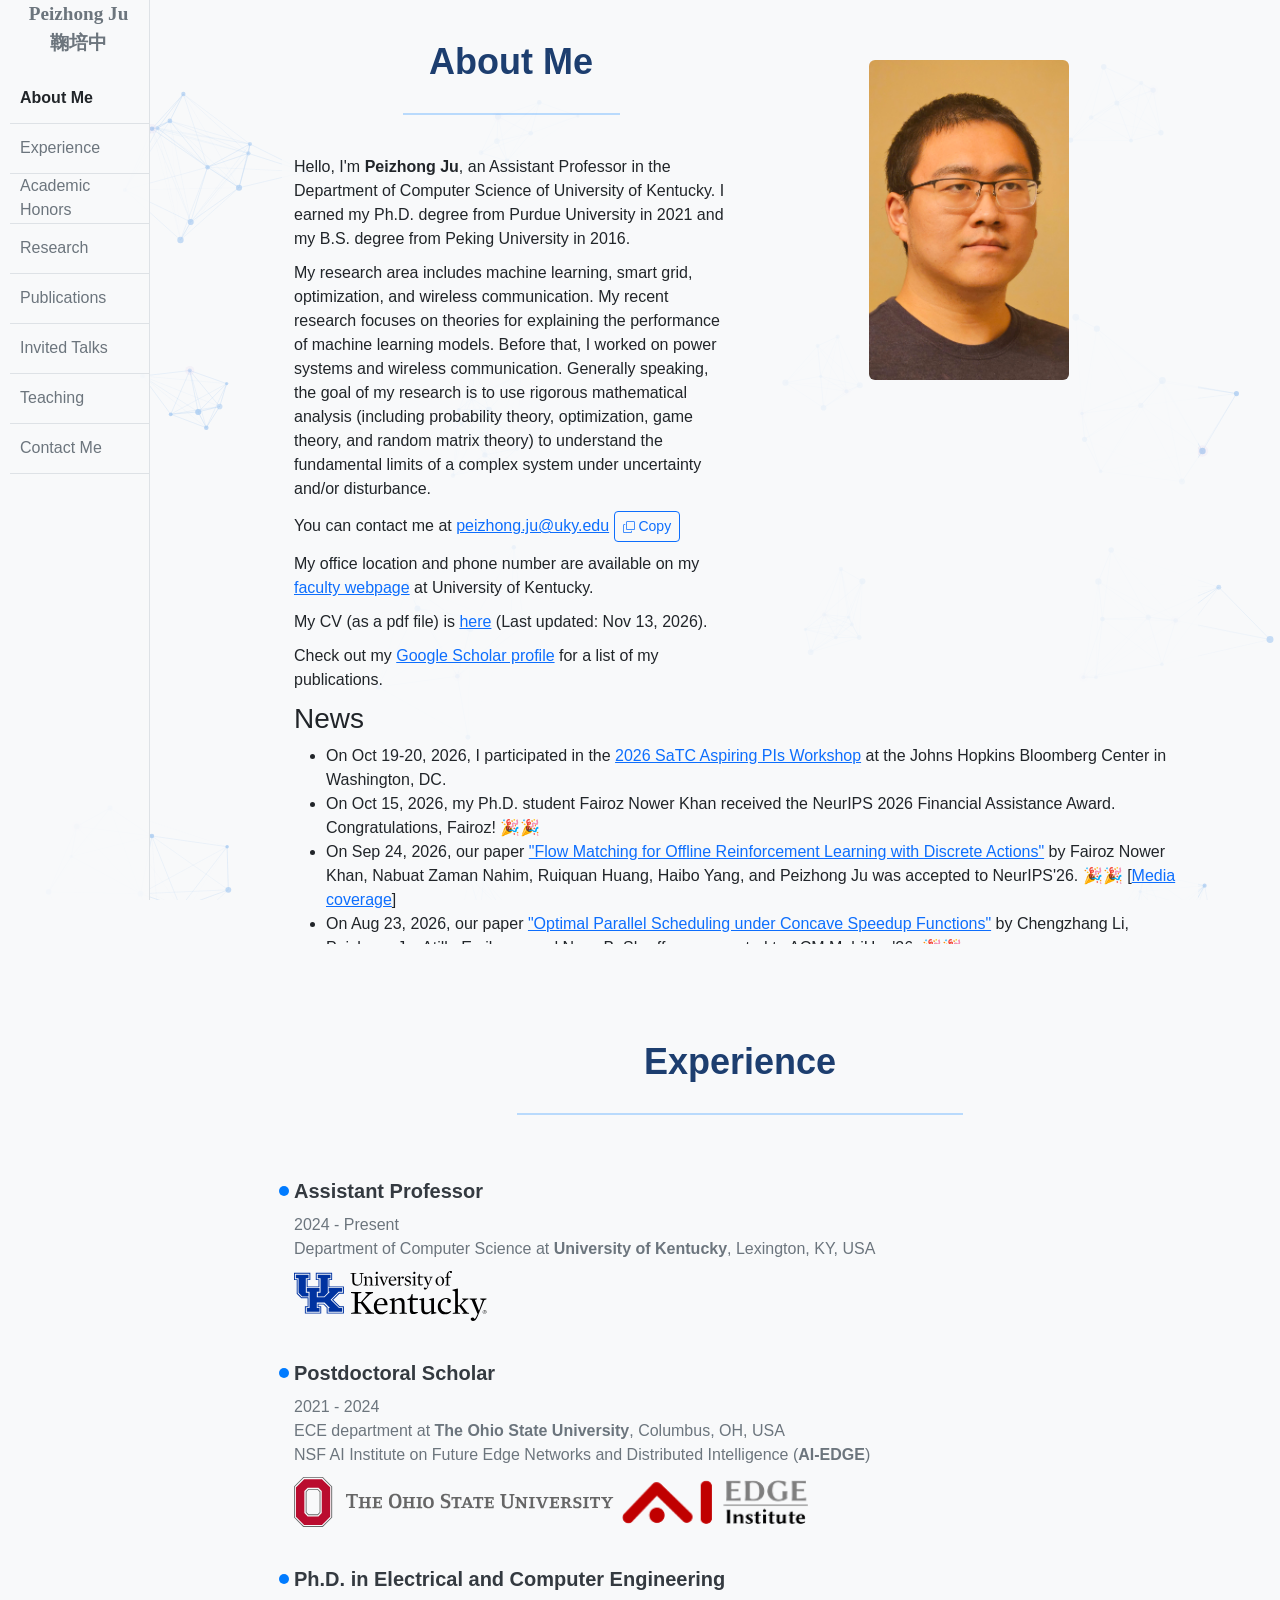
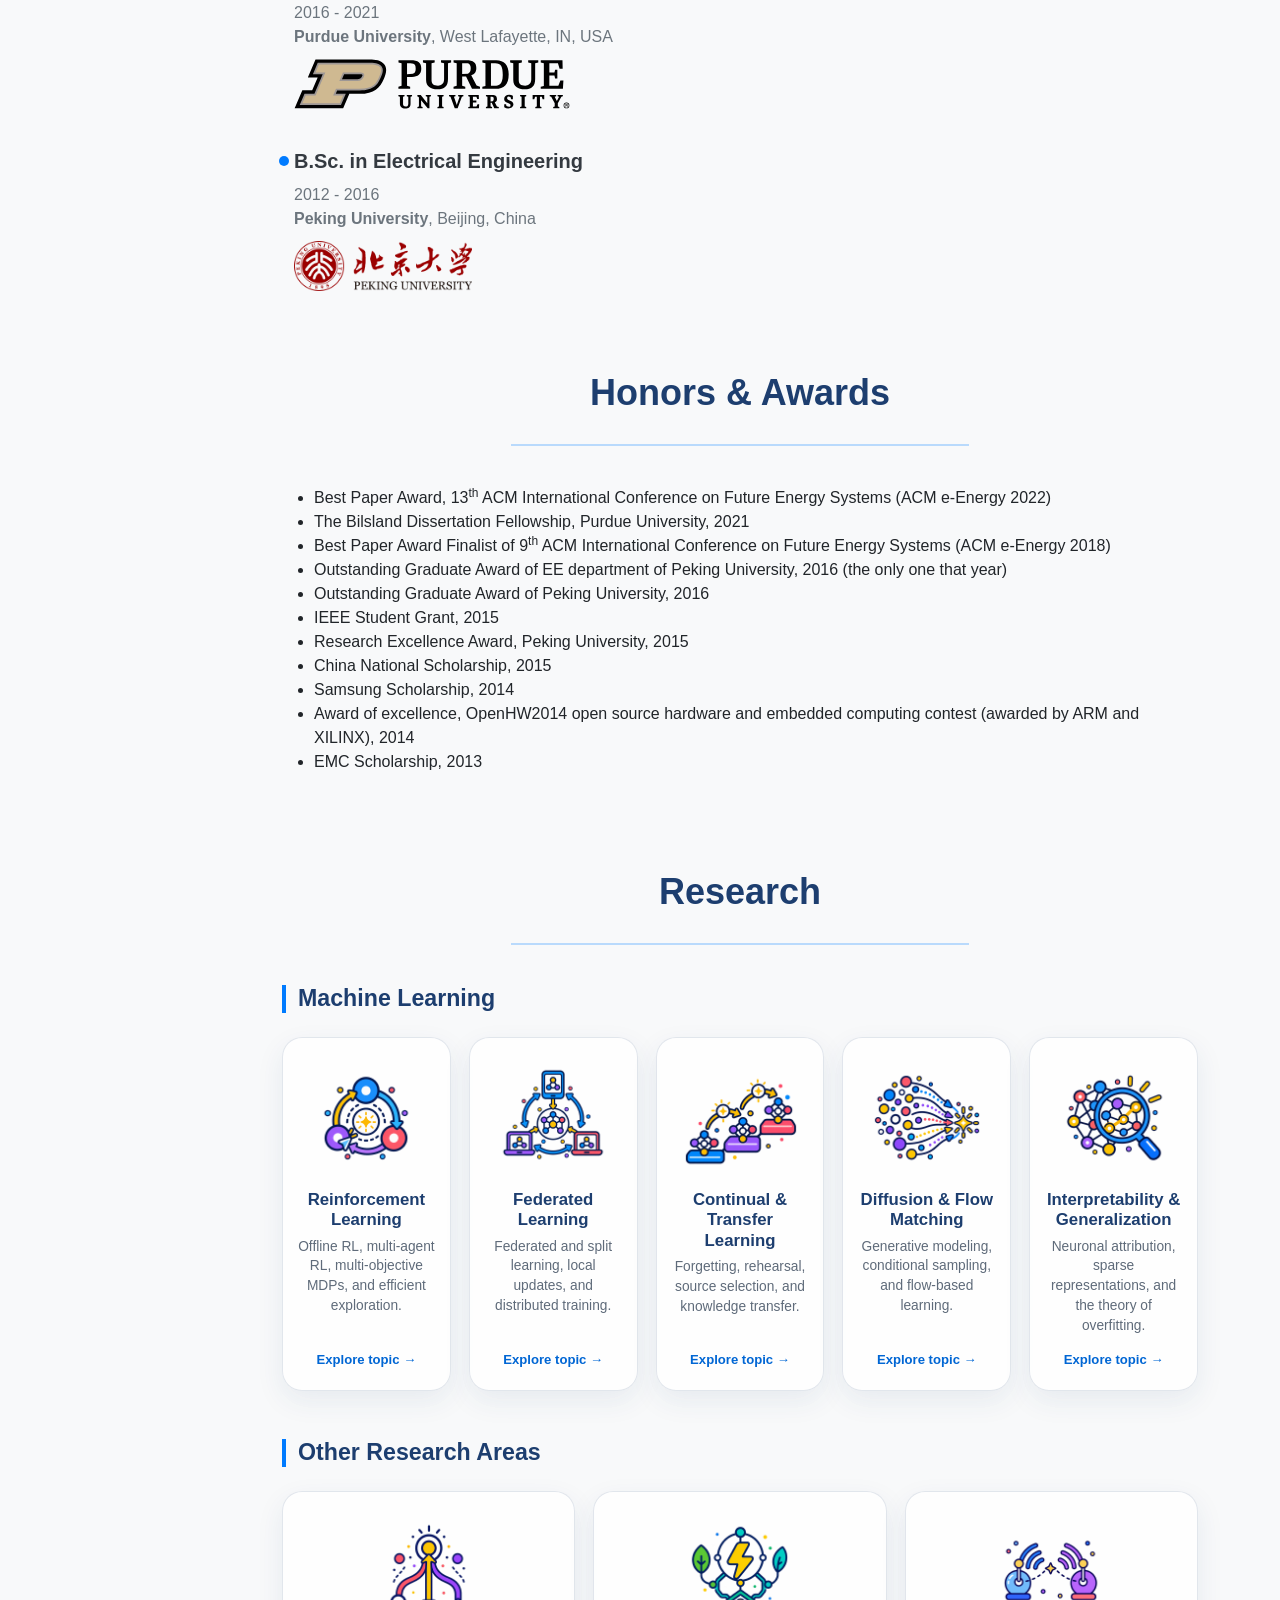
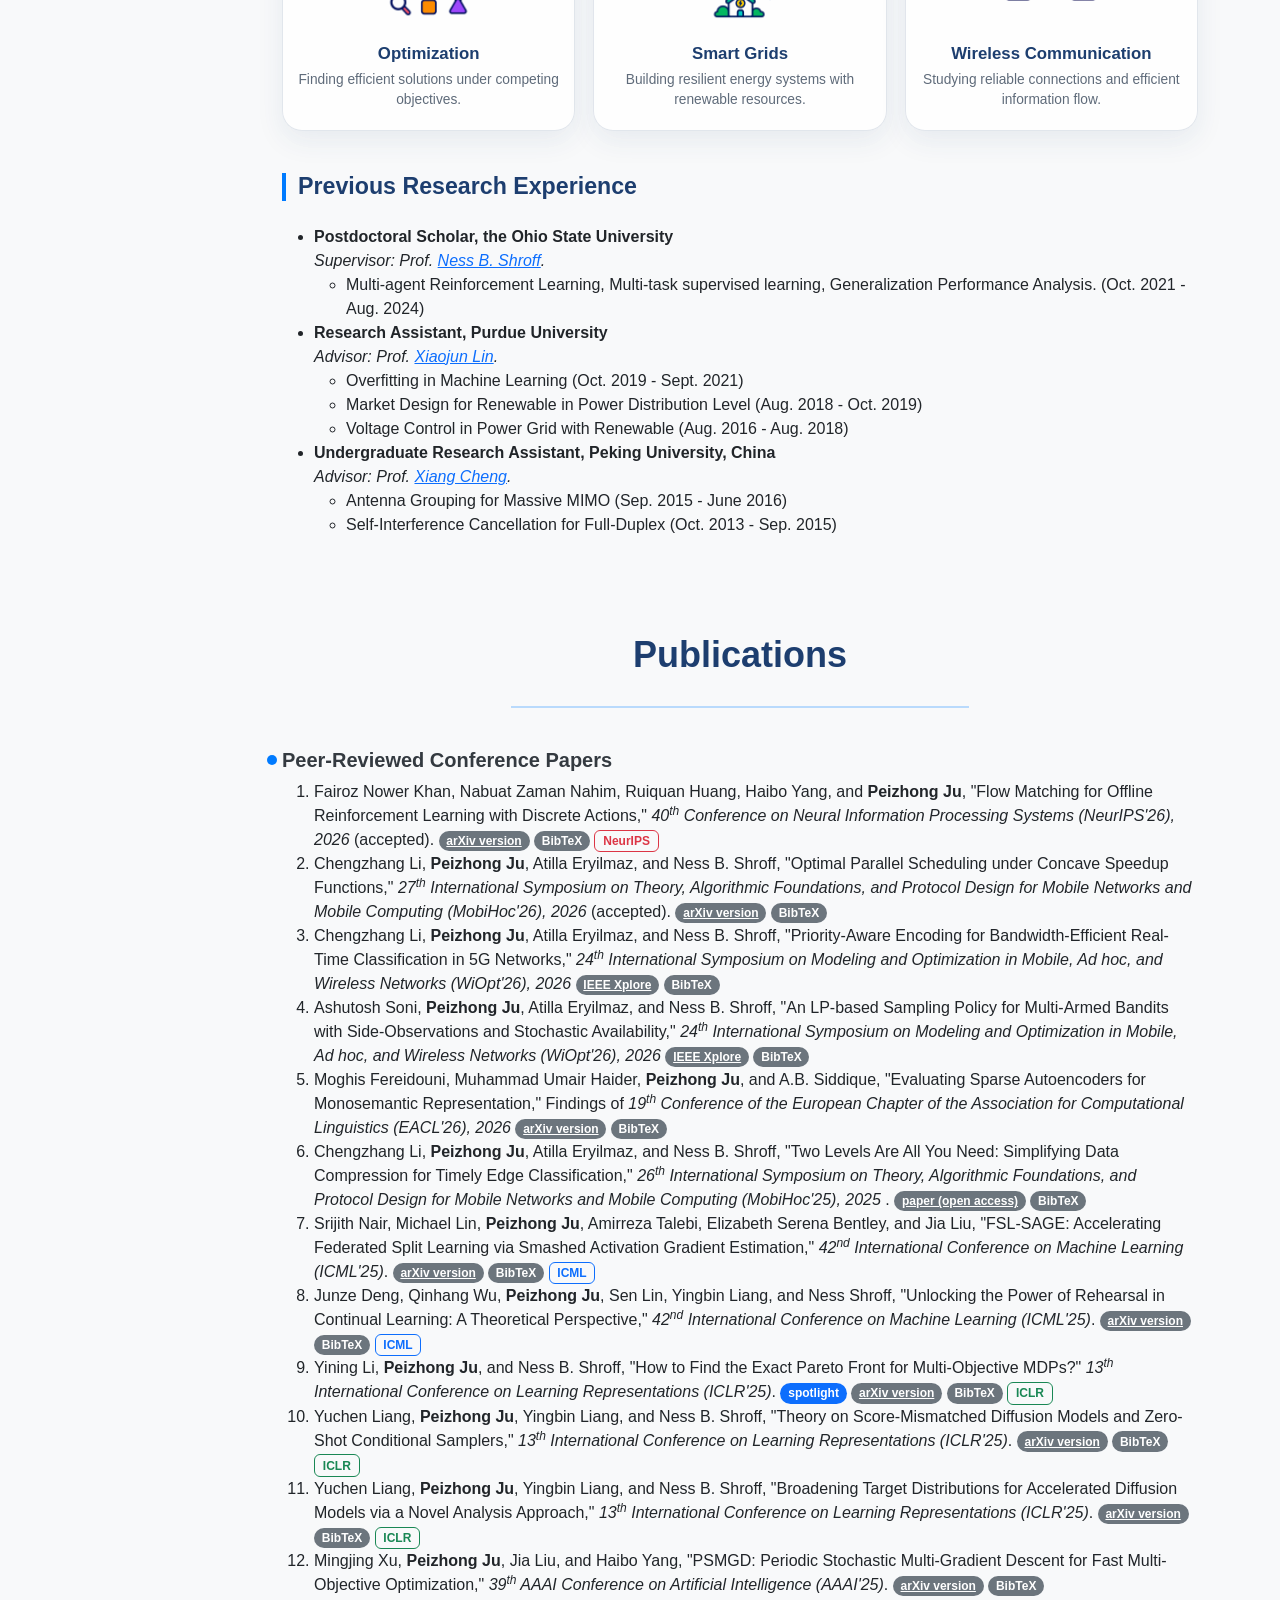
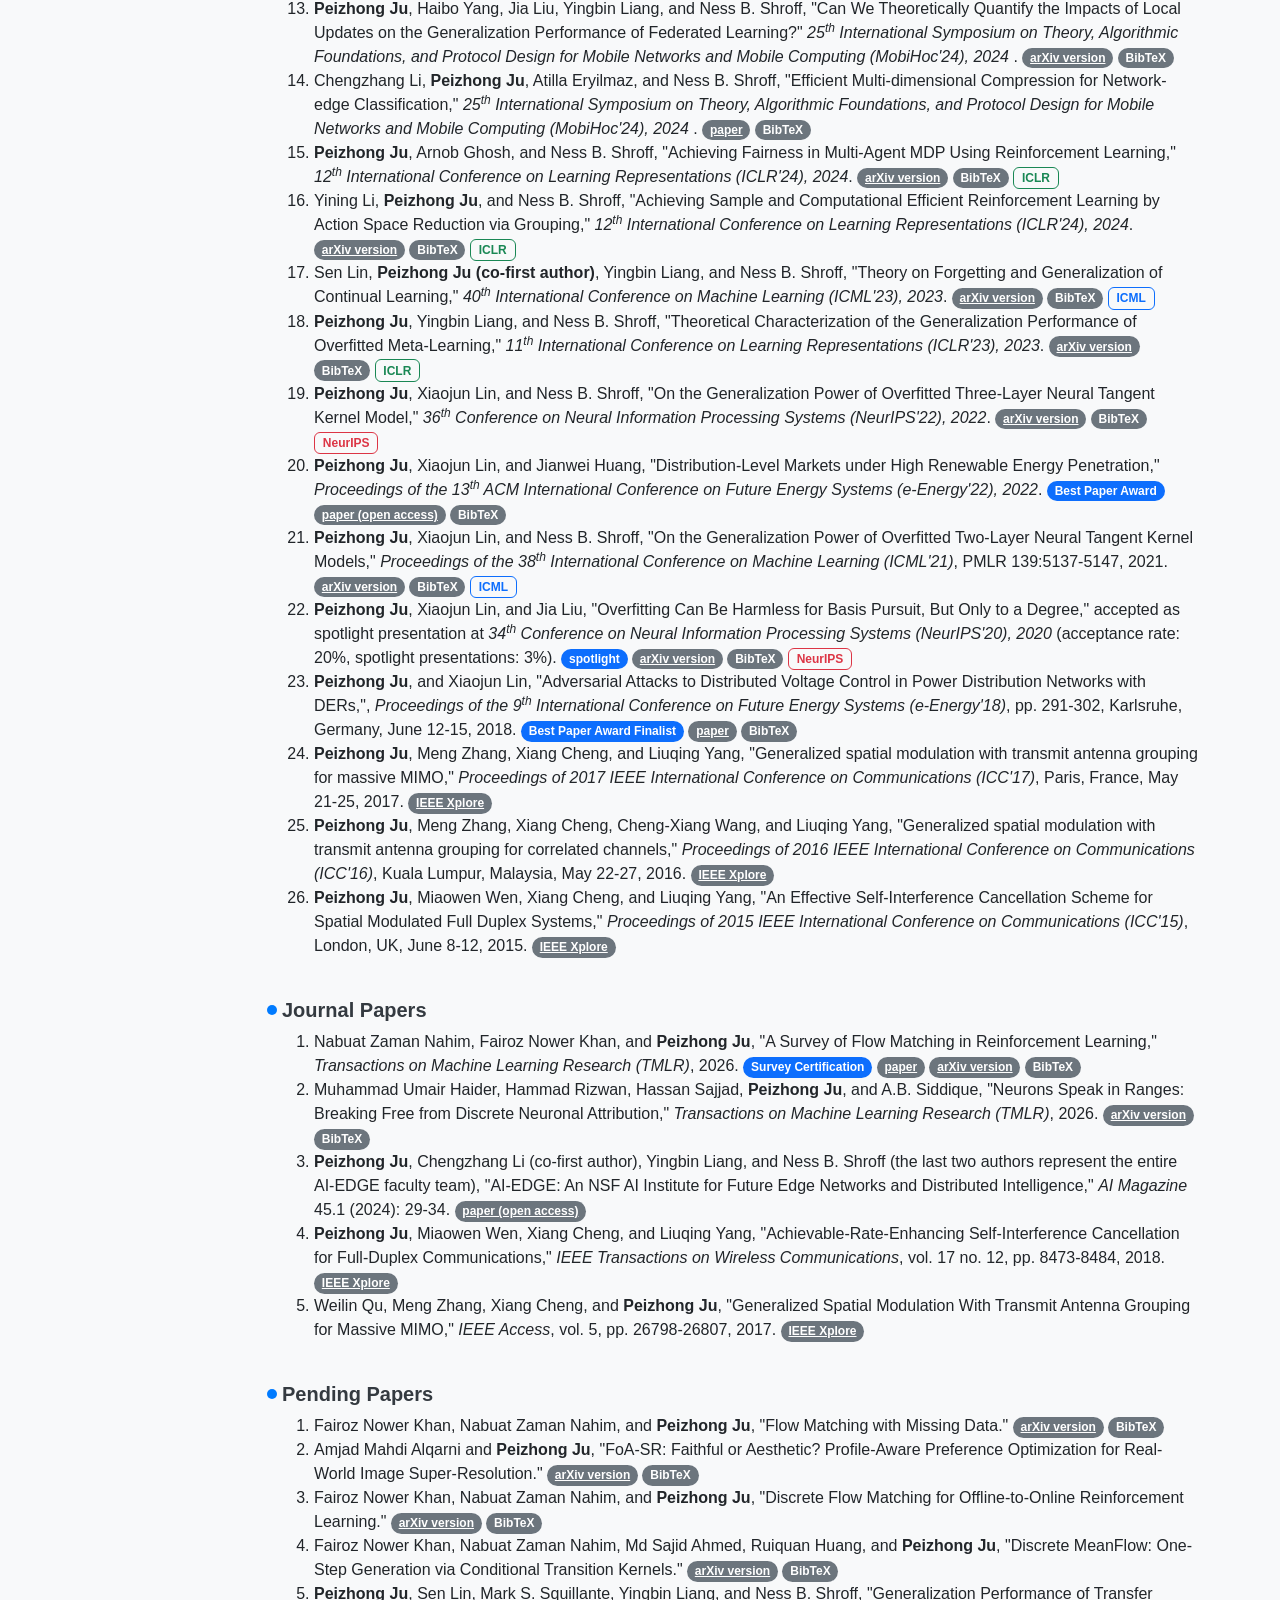
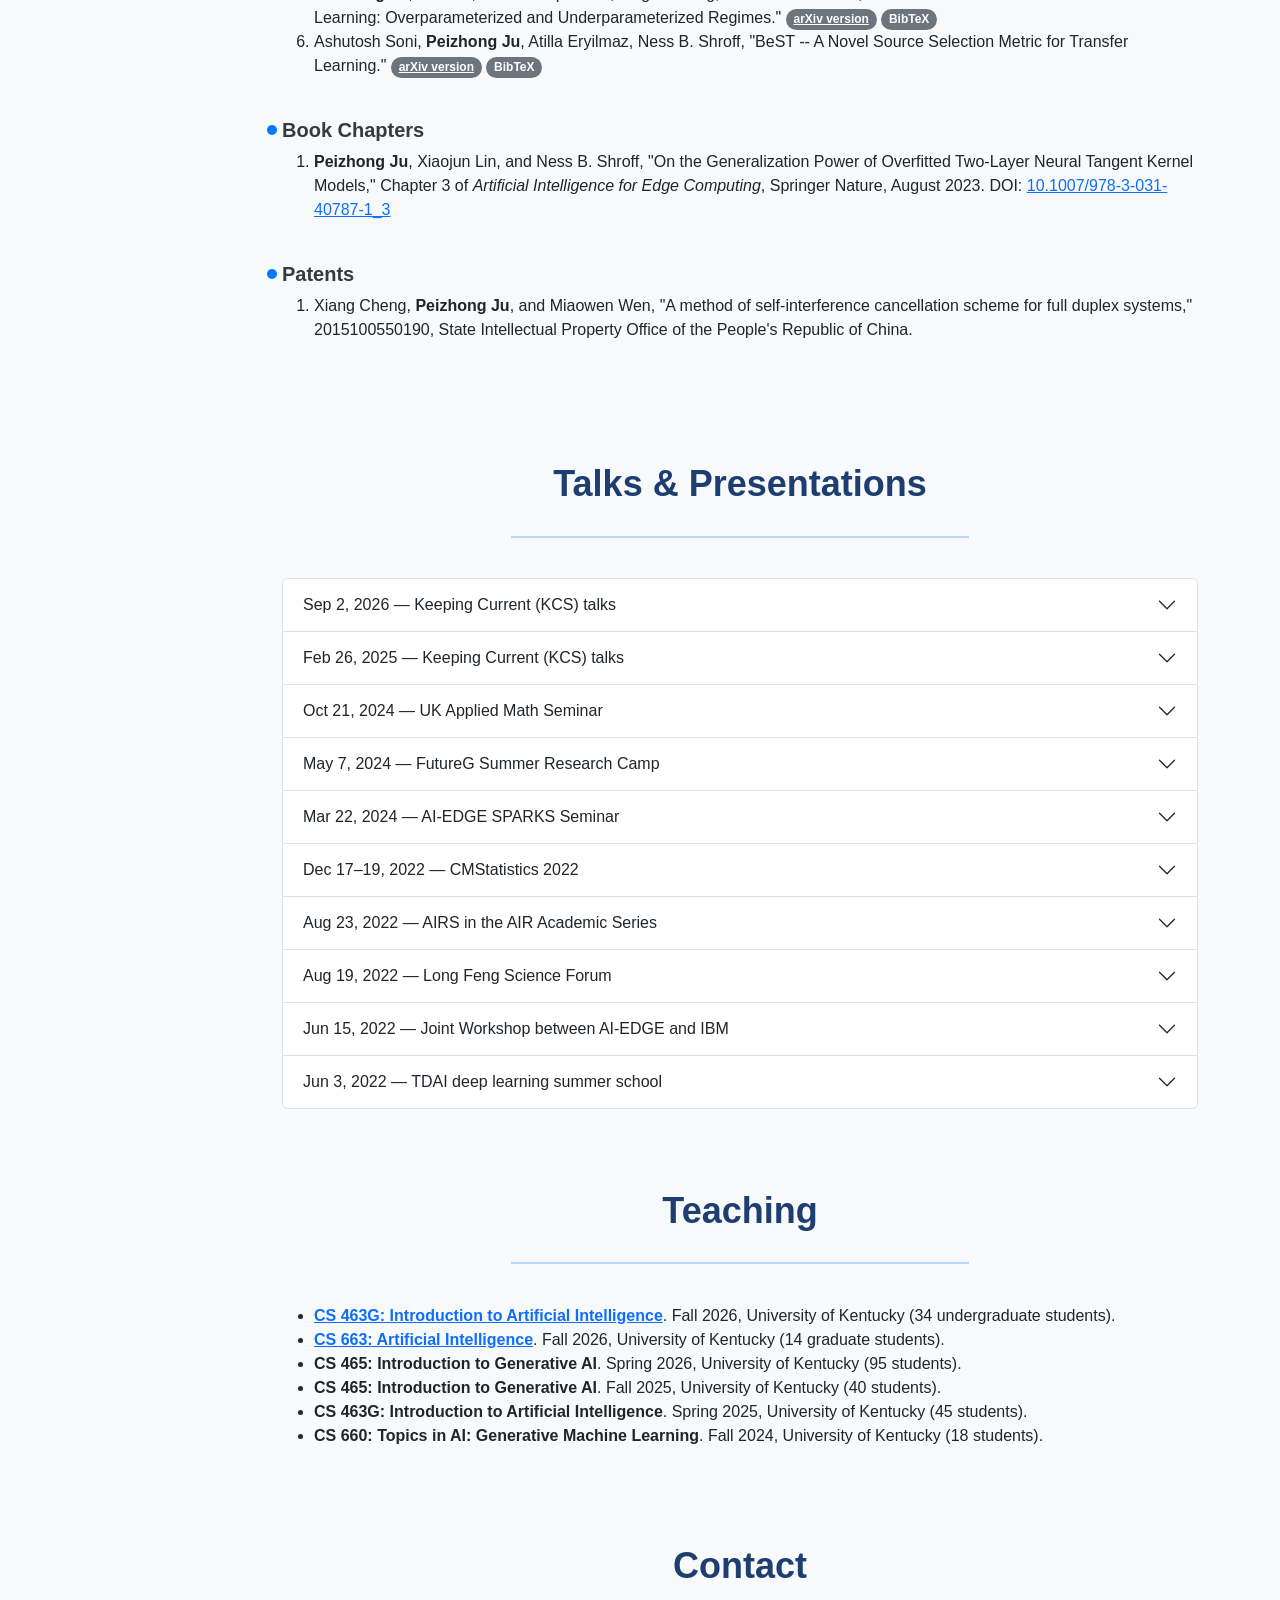
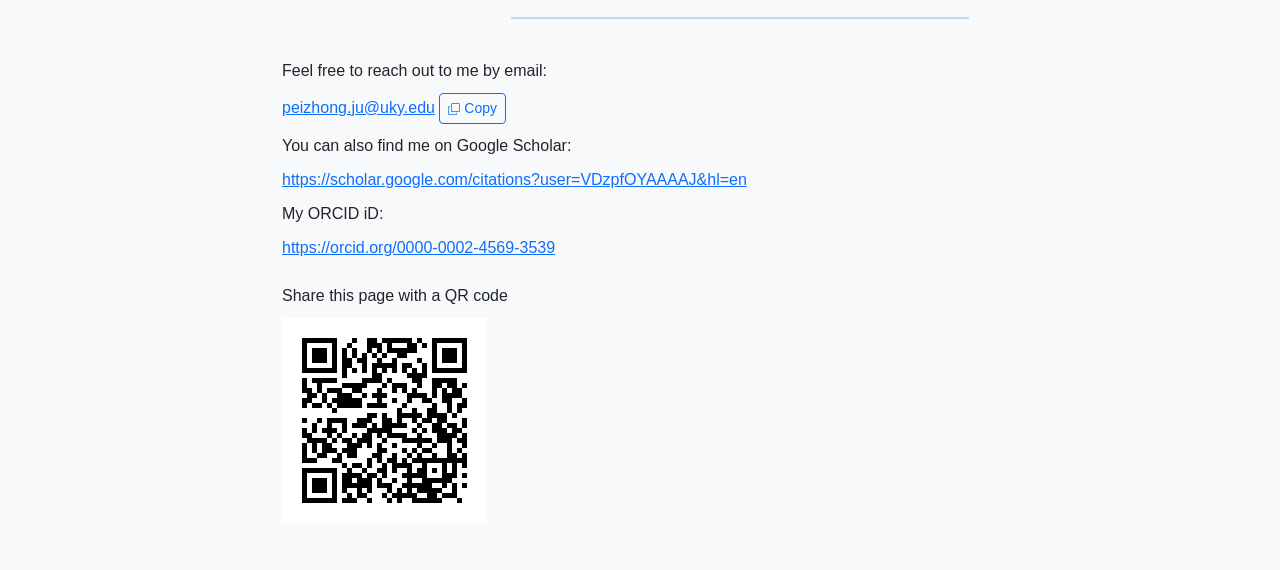
<file: index.html>
<!doctype html>
<html lang="en">

<head>
  <!-- Required meta tags -->
  <meta charset="utf-8">
  <meta name="viewport" content="width=device-width, initial-scale=1">

  <!-- Bootstrap CSS -->
  <link href="https://cdn.jsdelivr.net/npm/bootstrap@5.0.0-beta3/dist/css/bootstrap.min.css" rel="stylesheet"
    integrity="sha384-eOJMYsd53ii+scO/bJGFsiCZc+5NDVN2yr8+0RDqr0Ql0h+rP48ckxlpbzKgwra6" crossorigin="anonymous">
  <link rel="icon" href="favicon.ico" type="image/x-icon">
  <title>Peizhong's Homepage</title>
  <!-- Custom styles -->
  <link rel="stylesheet" href="assets/site.css">
</head>

<body data-bs-spy="scroll" data-bs-target=".nav">
  <nav class="nav flex-column">
    <div class="navbar-brand mb-3 not-nav">
      <div class="text-center">
        <span class="ms-2" id="pinyin_name">Peizhong Ju</span><br>
        <span class="ms-2" id="chinese_name">鞠培中</span>
      </div>
    </div>

    <ul class="navbar-nav">
      <li class="nav-item">
        <a class="nav-link" href="#about" data-bs-target="#about">About Me</a>
      </li>
      <li class="nav-item">
        <a class="nav-link" href="#experience" data-bs-target="#experience">Experience</a>
      </li>
      <li class="nav-item">
        <a class="nav-link" href="#honors" data-bs-target="#honors">Academic Honors</a>
      </li>
      <li class="nav-item">
        <a class="nav-link" href="#research" data-bs-target="#research">Research</a>
      </li>
      <li class="nav-item">
        <a class="nav-link" href="#publications" data-bs-target="#publications">Publications</a>
      </li>
      <li class="nav-item">
        <a class="nav-link" href="#talks" data-bs-target="#talks">Invited Talks</a>
      </li>
      <li class="nav-item">
        <a class="nav-link" href="#teaching" data-bs-target="#teaching">Teaching</a>
      </li>
      <li class="nav-item">
        <a class="nav-link" href="#contact" data-bs-target="#contact">Contact Me</a>
      </li>
    </ul>
  </nav>


  <div class="container">


    <section id="about">
      <div class="container">
        <div class="row">
          <div class="col-lg-6">
            <h2 class="section-title">About Me</h2>
            <hr>
            <p>Hello, I'm <strong>Peizhong Ju</strong>, an Assistant Professor in the Department of Computer Science of
              University of Kentucky.
              I earned my Ph.D. degree from Purdue University in 2021 and my B.S. degree from Peking University in 2016.
            </p>
            <p>
              My research area includes machine learning, smart grid, optimization, and wireless communication. My
              recent research focuses on theories for explaining the performance of machine learning models. Before
              that, I worked on power systems and wireless communication. Generally speaking, the goal of my research is
              to use rigorous mathematical analysis (including probability theory, optimization, game theory, and random
              matrix theory) to understand the fundamental limits of a complex system under uncertainty and/or
              disturbance.</p>
            <p>
              You can contact me at
              <a href="mailto:peizhong.ju@uky.edu">peizhong.ju@uky.edu</a>
              <button type="button" class="btn btn-outline-primary btn-sm btn-copy d-inline">
                <svg xmlns="http://www.w3.org/2000/svg" width="12" height="12" fill="currentColor" class="bi bi-copy"
                  viewBox="0 0 16 16">
                  <path fill-rule="evenodd"
                    d="M4 2a2 2 0 0 1 2-2h8a2 2 0 0 1 2 2v8a2 2 0 0 1-2 2H6a2 2 0 0 1-2-2zm2-1a1 1 0 0 0-1 1v8a1 1 0 0 0 1 1h8a1 1 0 0 0 1-1V2a1 1 0 0 0-1-1zM2 5a1 1 0 0 0-1 1v8a1 1 0 0 0 1 1h8a1 1 0 0 0 1-1v-1h1v1a2 2 0 0 1-2 2H2a2 2 0 0 1-2-2V6a2 2 0 0 1 2-2h1v1z">
                  </path>
                </svg> Copy
              </button>
            </p>
            <p>My office location and phone number are available on my <a href="https://engr.uky.edu/people/peizhong-ju"
                target="_blank" rel="noopener">faculty webpage</a> at University of Kentucky.</p>
            <p>My CV (as a pdf file) is <a href="./CV.pdf" target="_blank">here</a> (Last updated: Nov 13, 2026).</p>
            <p>Check out my <a href="https://scholar.google.com/citations?user=VDzpfOYAAAAJ&hl=en">Google Scholar
                profile</a> for a list of my publications.</p>


          </div>
          <div class="col-lg-6">
            <img src="./head.jpg" alt="Headshot" class="img-fluid headshot rounded">
          </div>
        </div>
        <h3>News</h3>
        <ul style="height: 200px; overflow: auto">
          <li>On Oct 19-20, 2026, I participated in the <a href="https://nsfsatcaspiringpi2026.cs.jhu.edu/">2026 SaTC
              Aspiring PIs Workshop</a> at the Johns Hopkins Bloomberg Center in Washington, DC.</li>
          <li>On Oct 15, 2026, my Ph.D. student Fairoz Nower Khan received the NeurIPS 2026 Financial Assistance Award.
            Congratulations, Fairoz! 🎉🎉</li>
          <li>On Sep 24, 2026, our paper <a href="https://arxiv.org/pdf/2602.06138">"Flow Matching for Offline
              Reinforcement Learning with Discrete Actions"</a> by Fairoz Nower Khan, Nabuat Zaman Nahim,
            Ruiquan Huang, Haibo Yang, and Peizhong Ju was accepted to NeurIPS'26. 🎉🎉
            [<a href="https://engr.uky.edu/news/four-uk-researchers-published-worlds-premier-ai-and-machine-learning-conference">Media coverage</a>]</li>
          <li>On Aug 23, 2026, our paper <a href="https://arxiv.org/pdf/2509.01811.pdf">"Optimal Parallel Scheduling
              under Concave Speedup Functions"</a> by Chengzhang Li, Peizhong Ju, Atilla Eryilmaz, and Ness B. Shroff
            was accepted to ACM MobiHoc'26. 🎉🎉</li>
          <li>On Jun 25, 2026, our survey paper <a href="https://arxiv.org/pdf/2610.16275">"A Survey of Flow
              Matching in Reinforcement Learning"</a> was accepted to
            TMLR and earned TMLR Survey Certification. 🎉🎉</li>
          <li>On Jun 3-4, 2026, I presented our work on classification in 5G networks and chaired a session at WiOpt'26 in Columbus, OH.</li>
          <li>On Mar 16, 2026, two of our papers were accepted by WiOpt'26. One is on multi-armed bandits (MABs), and
            the other is on encoding for classification in 5G networks. 🎉🎉</li>
          <li>On Mar 11, 2026, our work on interpreting the internal mechanisms of large language model (LLM) was
            accepted to TMLR. 🎉🎉</li>
          <li>On Jan 4, 2026, one of our papers on interpreting large language models (LLMs) was accepted to the
            Findings of
            EACL'26. 🎉🎉</li>
          <li>On July 25, 2025, one of our papers on classification on edge devices was accepted by ACM MobiHoc'25. 🎉🎉
          </li>
          <li>On May 8-9, 2025, I participated in AIMACCS'25 and served as a panelist for the session "Thriving in
            Today's Job Market: Finding, Excelling, and Evolving in Your Career" at the Ohio State University, Columbus,
            OH.</li>
          <li>On May 1, 2025, two of our papers were accepted by ICML'25: one on federated split learning and another on
            continual learning. 🎉🎉</li>
          <li>On Feb 28, 2025, I presented our PSMGD work and chaired an oral session at AAAI'25 at Pennsylvania
            Convention Center, Philadelphia, Pennsylvania.</li>
          <li>On Feb 11, 2025, our paper "How to Find the Exact Pareto Front for Multi-Objective MDPs?" is selected
            to be presented as a Spotlight (5.1% of the submitted papers) by ICLR'25.</li>
          <li>On Jan 22, 2025, three of our papers were accepted by ICLR'25: two focused on diffusion models and one
            exploring multi-objective MDPs.</li>
          <li>On Jan 15-16, 2025, I attended the <a
              href="https://sites.google.com/view/nets-early-career-2025/agenda">NeTS Early Career Workshop 2025</a>
            at NSF in Alexandria, VA</li>
          <li>On Dec 9, 2024, our research paper on Fast Multi-Objective Optimization was accepted to AAAI'25.</li>
          <li>I joined the Department of Computer Science of University of Kentucky in August, 2024. <a
              href="https://engr.uky.edu/news/2024/08/pigman-college-engineering-welcomes-10-new-faculty-members">Photo</a>
          </li>
          <li>On Jul 28, 2024, two of our papers were accepted by MobiHoc'24. One is about Federated Learning, and
            another is on network-edge classification. </li>
          <li>On Jan 16, 2024, two of my papers on Reinforcement Learning were accepted by ICLR'24.</li>
          <li>
            On Jul 27, 2023, I and Sen Lin presented our continual learning work at ICML'23 at the Hawaii Convention
            Center, Honolulu.
          </li>
          <li>
            On Jul 20, 2023, <em>The Ohio State University News</em> reported our continual learning research in a
            press release: <a
              href="https://news.osu.edu/future-ai-algorithms-have-potential-to-learn-like-humans-say-researchers/">"Future
              AI algorithms have potential to learn like humans, say researchers."</a>
          </li>
          <!-- Add other news items if needed -->
        </ul>
      </div>
    </section>



    <section id="experience">
      <div class="container">
        <h2 class="section-title">Experience</h2>
        <hr>
        <br>
        <div class="row">
          <div class="col-md-12">
            <div class="timeline">
              <div class="timeline-item">
                <h3 class="timeline-title">Assistant Professor</h3>
                <div class="timeline-info">
                  <span>2024 - Present</span>
                  <span>Department of Computer Science at <strong>University of Kentucky</strong>, Lexington, KY,
                    USA</span>
                </div>
                <div class="university-logo">
                  <!-- set color to #0033a0-->
                  <img src="uk-logo.svg" alt="University of Kentucky Logo">
                </div>
              </div>
              <div class="timeline-item">
                <h3 class="timeline-title">Postdoctoral Scholar</h3>
                <div class="timeline-info">
                  <span>2021 - 2024</span>
                  <span>ECE department at <strong>The Ohio State University</strong>, Columbus, OH, USA</span>
                  <span>NSF AI Institute on Future Edge Networks and Distributed Intelligence
                    (<strong>AI-EDGE</strong>)</span>
                </div>
                <div class="university-logo">
                  <img src="osu-logo-horizontal.svg" alt="The Ohio State University Logo">
                  <img src="AI-EDGE-logo.png" alt="AI-EDGE Logo">
                </div>
              </div>
              <div class="timeline-item">
                <h3 class="timeline-title">Ph.D. in Electrical and Computer Engineering</h3>
                <div class="timeline-info">
                  <span>2016 - 2021</span>
                  <span><strong>Purdue University</strong>, West Lafayette, IN, USA</span>
                </div>
                <div class="university-logo">
                  <img src="PU-H-logo.svg" alt="Purdue University Logo">
                </div>
              </div>

              <div class="timeline-item" style="margin-bottom: 0px;">
                <h3 class="timeline-title">B.Sc. in Electrical Engineering</h3>
                <div class="timeline-info">
                  <span>2012 - 2016</span>
                  <span><strong>Peking University</strong>, Beijing, China</span>
                </div>
                <div class="university-logo">
                  <img src="pku-logo.png" alt="Peking University Logo">
                </div>
              </div>
            </div>
          </div>
        </div>
      </div>
    </section>

    <section id="honors">
      <h2 class="section-title">Honors & Awards</h2>
      <hr>
      <div class="row">
        <div class="col-md-12">
          <ul>
            <li>Best Paper Award, 13<sup>th</sup> ACM International Conference on Future Energy Systems (ACM e-Energy
              2022)</li>
            <li>The Bilsland Dissertation Fellowship, Purdue University, 2021</li>
            <li>Best Paper Award Finalist of 9<sup>th</sup> ACM International Conference on Future Energy Systems (ACM
              e-Energy 2018)</li>
            <li>Outstanding Graduate Award of EE department of Peking University, 2016 (the only one that year)</li>
            <li>Outstanding Graduate Award of Peking University, 2016</li>
            <li>IEEE Student Grant, 2015</li>
            <li>Research Excellence Award, Peking University, 2015</li>
            <li>China National Scholarship, 2015</li>
            <li>Samsung Scholarship, 2014</li>
            <li>Award of excellence, OpenHW2014 open source hardware and embedded computing contest (awarded by ARM and
              XILINX), 2014</li>
            <li>EMC Scholarship, 2013</li>
          </ul>
        </div>
      </div>
    </section>

    <section id="research">
      <h2 class="section-title">Research</h2>
      <hr>
      <h3 class="research-subsection-title">Machine Learning</h3>
      <div class="research-areas research-areas-machine-learning" aria-label="Machine learning research areas">
        <a class="research-area-card" href="research/reinforcement-learning.html">
          <img class="research-area-icon" src="assets/research-icons/ml-reinforcement-learning.png" alt="">
          <h3>Reinforcement Learning</h3>
          <p>Offline RL, multi-agent RL, multi-objective MDPs, and efficient exploration.</p>
        <span class="research-area-action">Explore topic <span aria-hidden="true">→</span></span>
        </a>
        <a class="research-area-card" href="research/federated-learning.html">
          <img class="research-area-icon" src="assets/research-icons/ml-federated-learning.png" alt="">
          <h3>Federated Learning</h3>
          <p>Federated and split learning, local updates, and distributed training.</p>
        <span class="research-area-action">Explore topic <span aria-hidden="true">→</span></span>
        </a>
        <a class="research-area-card" href="research/continual-transfer-learning.html">
          <img class="research-area-icon" src="assets/research-icons/ml-continual-transfer-learning.png" alt="">
          <h3>Continual &amp; Transfer Learning</h3>
          <p>Forgetting, rehearsal, source selection, and knowledge transfer.</p>
        <span class="research-area-action">Explore topic <span aria-hidden="true">→</span></span>
        </a>
        <a class="research-area-card" href="research/diffusion-flow-matching.html">
          <img class="research-area-icon" src="assets/research-icons/ml-diffusion-flow-matching.png" alt="">
          <h3>Diffusion &amp; Flow Matching</h3>
          <p>Generative modeling, conditional sampling, and flow-based learning.</p>
        <span class="research-area-action">Explore topic <span aria-hidden="true">→</span></span>
        </a>
        <a class="research-area-card" href="research/interpretability-generalization.html">
          <img class="research-area-icon" src="assets/research-icons/ml-interpretability-generalization.png" alt="">
          <h3>Interpretability &amp; Generalization</h3>
          <p>Neuronal attribution, sparse representations, and the theory of overfitting.</p>
        <span class="research-area-action">Explore topic <span aria-hidden="true">→</span></span>
        </a>
      </div>
      <h3 class="research-subsection-title">Other Research Areas</h3>
      <div class="research-areas research-areas-other" aria-label="Other research areas">
        <article class="research-area-card">
          <img class="research-area-icon" src="assets/research-icons/optimization.png" alt="">
          <h3>Optimization</h3>
          <p>Finding efficient solutions under competing objectives.</p>
        </article>
        <article class="research-area-card">
          <img class="research-area-icon" src="assets/research-icons/smart-grids.png" alt="">
          <h3>Smart Grids</h3>
          <p>Building resilient energy systems with renewable resources.</p>
        </article>
        <article class="research-area-card">
          <img class="research-area-icon" src="assets/research-icons/wireless-communication.png" alt="">
          <h3>Wireless Communication</h3>
          <p>Studying reliable connections and efficient information flow.</p>
        </article>
      </div>
      <h3 class="research-subsection-title">Previous Research Experience</h3>
      <ul>
        <li>
          <strong>Postdoctoral Scholar, the Ohio State University</strong><br>
          <em>Supervisor: Prof. <a href="https://cse.osu.edu/people/shroff.11">Ness B.
              Shroff</a>.</em>
          <ul>
            <li>Multi-agent Reinforcement Learning, Multi-task supervised learning, Generalization Performance Analysis.
              (Oct. 2021 - Aug. 2024)</li>
          </ul>
        </li>
        <li>
          <strong>Research Assistant, Purdue University</strong><br>
          <em>Advisor: Prof. <a href="https://engineering.purdue.edu/~linx/">Xiaojun Lin</a>.</em>
          <ul>
            <li>Overfitting in Machine Learning (Oct. 2019 - Sept. 2021)</li>
            <li>Market Design for Renewable in Power Distribution Level (Aug. 2018 - Oct. 2019)</li>
            <li>Voltage Control in Power Grid with Renewable (Aug. 2016 - Aug. 2018)</li>
          </ul>
        </li>
        <li>
          <strong>Undergraduate Research Assistant, Peking University, China</strong><br>
          <em>Advisor: Prof. <a href="https://ele.pku.edu.cn/dzxxen/info/1023/1063.htm">Xiang
              Cheng</a>.</em>
          <ul>
            <li>Antenna Grouping for Massive MIMO (Sep. 2015 - June 2016)</li>
            <li>Self-Interference Cancellation for Full-Duplex (Oct. 2013 - Sep. 2015)</li>
          </ul>
        </li>
      </ul>
    </section>
    <section id="publications">
      <h2 class="section-title">Publications</h2>
      <hr>
      <div class="timeline-item">
        <h3 class="timeline-title">Peer-Reviewed Conference Papers</h3>
        <!-- <div class="timeline-info"> -->
        <div>
          <ol>
            <li>
              Fairoz Nower Khan, Nabuat Zaman Nahim, Ruiquan Huang, Haibo Yang, and <strong>Peizhong Ju</strong>,
              "Flow Matching for Offline Reinforcement Learning with Discrete Actions,"
              <em>40<sup>th</sup> Conference on Neural Information Processing Systems (NeurIPS'26), 2026</em> (accepted).
              <a href="https://arxiv.org/pdf/2602.06138" class="badge rounded-pill bg-secondary">arXiv version</a>
              <button class="badge rounded-pill bg-secondary border-0 toggle-bibtex">BibTeX</button>
              <span class="badge bg-transparent border border-danger text-danger">NeurIPS</span>
              <pre class="bibtex-entry">
@inproceedings{khan2026flowmatchingofflinereinforcement,
  title={Flow Matching for Offline Reinforcement Learning with Discrete Actions},
  author={Fairoz Nower Khan and Nabuat Zaman Nahim and Ruiquan Huang and Haibo Yang and Peizhong Ju},
  booktitle={Advances in Neural Information Processing Systems},
  year={2026},
  note={Accepted},
  url={https://arxiv.org/abs/2602.06138}
}</pre>
            </li>

            <li>
              Chengzhang Li, <strong>Peizhong Ju</strong>, Atilla Eryilmaz, and Ness B. Shroff,
              "Optimal Parallel Scheduling under Concave Speedup Functions,"
              <em>27<sup>th</sup> International Symposium on Theory, Algorithmic Foundations, and Protocol
                Design for Mobile Networks and Mobile Computing (MobiHoc'26), 2026</em> (accepted).
              <a href="https://arxiv.org/pdf/2509.01811.pdf" class="badge rounded-pill bg-secondary">arXiv version</a>
              <button class="badge rounded-pill bg-secondary border-0 toggle-bibtex">BibTeX</button>
              <pre class="bibtex-entry">
@inproceedings{li2026optimalparallelschedulingconcave,
  title={Optimal Parallel Scheduling under Concave Speedup Functions},
  author={Li, Chengzhang and Ju, Peizhong and Eryilmaz, Atilla and Shroff, Ness B.},
  booktitle={International Symposium on Theory, Algorithmic Foundations, and Protocol Design for Mobile Networks and Mobile Computing (MobiHoc)},
  year={2026},
  note={Accepted},
  url={https://arxiv.org/abs/2509.01811}
}
</pre>
            </li>

            <li>
              Chengzhang Li, <strong>Peizhong Ju</strong>, Atilla Eryilmaz, and Ness B. Shroff,
              "Priority-Aware Encoding for Bandwidth-Efficient Real-Time Classification in 5G Networks,"
              <em>24<sup>th</sup> International Symposium on Modeling and Optimization in Mobile, Ad hoc, and Wireless
                Networks (WiOpt'26), 2026</em>
              <a href="https://ieeexplore.ieee.org/document/11568245" class="badge rounded-pill bg-secondary">IEEE Xplore</a>
              <button class="badge rounded-pill bg-secondary border-0 toggle-bibtex">BibTeX</button>
              <pre class="bibtex-entry">
@inproceedings{li2026priority,
  title={Priority-Aware Encoding for Bandwidth-Efficient Real-Time Classification in 5G Networks},
  author={Li, Chengzhang and Ju, Peizhong and Eryilmaz, Atilla and Shroff, Ness B.},
  booktitle={International Symposium on Modeling and Optimization in Mobile, Ad hoc, and Wireless Networks (WiOpt)},
  year={2026}
}
</pre>
            </li>

            <li>
              Ashutosh Soni, <strong>Peizhong Ju</strong>, Atilla Eryilmaz, and Ness B. Shroff,
              "An LP-based Sampling Policy for Multi-Armed Bandits with Side-Observations and Stochastic Availability,"
              <em>24<sup>th</sup> International Symposium on Modeling and Optimization in Mobile, Ad hoc, and Wireless
                Networks (WiOpt'26), 2026</em>
              <a href="https://ieeexplore.ieee.org/document/11568170" class="badge rounded-pill bg-secondary">IEEE Xplore</a>
              <button class="badge rounded-pill bg-secondary border-0 toggle-bibtex">BibTeX</button>
              <pre class="bibtex-entry">
@inproceedings{soni2026lp,
  title={An LP-based Sampling Policy for Multi-Armed Bandits with Side-Observations and Stochastic Availability},
  author={Soni, Ashutosh and Ju, Peizhong and Eryilmaz, Atilla and Shroff, Ness B.},
  booktitle={International Symposium on Modeling and Optimization in Mobile, Ad hoc, and Wireless Networks (WiOpt)},
  year={2026}
}
</pre>
            </li>



            <li>
              Moghis Fereidouni, Muhammad Umair Haider, <strong>Peizhong Ju</strong>, and A.B. Siddique, "Evaluating
              Sparse Autoencoders for Monosemantic Representation,"
              Findings of <em>19<sup>th</sup> Conference of the European
                Chapter of the Association for Computational Linguistics (EACL'26), 2026</em>
              <a href="https://arxiv.org/pdf/2508.15094" class="badge rounded-pill bg-secondary">arXiv version</a>
              <button class="badge rounded-pill bg-secondary border-0 toggle-bibtex">BibTeX</button>
              <pre class="bibtex-entry">
@article{fereidouni2025evaluating,
  title={Evaluating Sparse Autoencoders for Monosemantic Representation},
  author={Fereidouni, Moghis and Haider, Muhammad Umair and Ju, Peizhong and Siddique, AB},
  journal={arXiv preprint arXiv:2508.15094},
  year={2025}
}
</pre>
            </li>

            <li>
              Chengzhang Li, <strong>Peizhong Ju</strong>, Atilla Eryilmaz, and Ness B. Shroff,
              "Two Levels Are All You Need: Simplifying Data Compression for Timely Edge Classification,"
              <em>26<sup>th</sup> International Symposium on Theory, Algorithmic Foundations, and Protocol
                Design for Mobile Networks and Mobile Computing (MobiHoc'25), 2025
              </em>.
              <a href="https://dl.acm.org/doi/pdf/10.1145/3704413.3764458" class="badge rounded-pill bg-secondary">paper
                (open access)</a>
              <button class="badge rounded-pill bg-secondary border-0 toggle-bibtex">BibTeX</button>
              <pre class="bibtex-entry">
@inproceedings{li2025two,
  title={Two Levels Are All You Need: Simplifying Data Compression for Timely Edge Classification},
  author={Li, Chengzhang and Ju, Peizhong and Eryilmaz, Atilla and Shroff, Ness},
  booktitle={Proceedings of the Twenty-sixth International Symposium on Theory, Algorithmic Foundations, and Protocol Design for Mobile Networks and Mobile Computing},
  pages={301--310},
  year={2025}
}
</pre>
            </li>

            <li>
              Srijith Nair, Michael Lin, <strong>Peizhong Ju</strong>, Amirreza Talebi, Elizabeth Serena Bentley, and
              Jia Liu,
              "FSL-SAGE: Accelerating Federated Split Learning via Smashed Activation Gradient Estimation,"
              <em>42<sup>nd</sup> International Conference on Machine Learning (ICML'25)</em>.
              <a href="https://arxiv.org/pdf/2505.23182" class="badge rounded-pill bg-secondary">arXiv version</a>
              <button class="badge rounded-pill bg-secondary border-0 toggle-bibtex">BibTeX</button>
              <span class="badge bg-transparent border border-primary text-primary">ICML</span>
              <pre class="bibtex-entry">
@inproceedings{nair2025fsl,
  title={FSL-SAGE: Accelerating Federated Split Learning via Smashed Activation Gradient Estimation},
  author={Nair, Srijith and Lin, Michael and Ju, Peizhong and Talebi, Amirreza and Bentley, Elizabeth and Liu, Jia},
  booktitle={International Conference on Machine Learning},
  year={2025},
  organization={PMLR}
}
</pre>
            </li>

            <li>
              Junze Deng, Qinhang Wu, <strong>Peizhong Ju</strong>, Sen Lin, Yingbin Liang, and Ness Shroff,
              "Unlocking the Power of Rehearsal in Continual Learning: A Theoretical Perspective,"
              <em>42<sup>nd</sup> International Conference on Machine Learning (ICML'25)</em>.
              <a href="https://arxiv.org/pdf/2506.00205" class="badge rounded-pill bg-secondary">arXiv version</a>
              <button class="badge rounded-pill bg-secondary border-0 toggle-bibtex">BibTeX</button>
              <span class="badge bg-transparent border border-primary text-primary">ICML</span>
              <pre class="bibtex-entry">
@inproceedings{deng2025unlocking,
  title={Unlocking the Power of Rehearsal in Continual Learning: A Theoretical Perspective},
  author={Deng, Junze and Wu, Qinhang and Ju, Peizhong and Lin, Sen and Liang, Yingbin and Shroff, Ness},
  booktitle={International Conference on Machine Learning},
  year={2025},
  organization={PMLR}
}
</pre>
            </li>

            <li>
              Yining Li, <strong>Peizhong Ju</strong>, and Ness B. Shroff, "How to Find the Exact Pareto Front for
              Multi-Objective MDPs?"
              <em>13<sup>th</sup> International Conference on Learning Representations (ICLR'25)</em>.
              <span class="badge rounded-pill bg-primary">spotlight</span>
              <a href="https://arxiv.org/pdf/2410.15557" class="badge rounded-pill bg-secondary">arXiv version</a>
              <button class="badge rounded-pill bg-secondary border-0 toggle-bibtex">BibTeX</button>
              <span class="badge bg-transparent border border-success text-success">ICLR</span>
              <pre class="bibtex-entry">
@inproceedings{
  li2024find,
  title={How to Find the Exact Pareto Front for Multi-Objective {MDPs}?},
  author={Yining Li and Peizhong Ju and Ness B. Shroff},
  booktitle={The Thirteenth International Conference on Learning Representations},
  year={2025}
}</pre>
            </li>

            <li>
              Yuchen Liang, <strong>Peizhong Ju</strong>, Yingbin Liang, and Ness B. Shroff, "Theory on Score-Mismatched
              Diffusion Models and Zero-Shot Conditional Samplers,"
              <em>13<sup>th</sup> International Conference on Learning Representations (ICLR'25)</em>.
              <a href="https://arxiv.org/pdf/2410.13746" class="badge rounded-pill bg-secondary">arXiv version</a>
              <button class="badge rounded-pill bg-secondary border-0 toggle-bibtex">BibTeX</button>
              <span class="badge bg-transparent border border-success text-success">ICLR</span>
              <pre class="bibtex-entry">
@inproceedings{
  liang2024theory,
  title={Theory on Score-Mismatched Diffusion Models and Zero-Shot Conditional Samplers},
  author={Yuchen Liang and Peizhong Ju and Yingbin Liang and Ness Shroff},
  booktitle={The Thirteenth International Conference on Learning Representations},
  year={2025}
}</pre>
            </li>

            <li>
              Yuchen Liang, <strong>Peizhong Ju</strong>, Yingbin Liang, and Ness B. Shroff, "Broadening Target
              Distributions for Accelerated Diffusion Models via a Novel Analysis Approach,"
              <em>13<sup>th</sup> International Conference on Learning Representations (ICLR'25)</em>.
              <a href="https://arxiv.org/pdf/2402.13901" class="badge rounded-pill bg-secondary">arXiv version</a>
              <button class="badge rounded-pill bg-secondary border-0 toggle-bibtex">BibTeX</button>
              <span class="badge bg-transparent border border-success text-success">ICLR</span>
              <pre class="bibtex-entry">
@inproceedings{
  liang2024broadening,
  title={Broadening Target Distributions for Accelerated Diffusion Models via a Novel Analysis Approach},
  author={Yuchen Liang and Peizhong Ju and Yingbin Liang and Ness Shroff},
  booktitle={The Thirteenth International Conference on Learning Representations},
  year={2025}
}</pre>
            </li>
            </li>

            <li>
              Mingjing Xu, <strong>Peizhong Ju</strong>, Jia Liu, and Haibo Yang, "PSMGD: Periodic Stochastic
              Multi-Gradient Descent for Fast Multi-Objective Optimization,"
              <em>39<sup>th</sup> AAAI Conference on Artificial Intelligence (AAAI'25)</em>.
              <a href="https://arxiv.org/pdf/2412.10961" class="badge rounded-pill bg-secondary">arXiv version</a>
              <button class="badge rounded-pill bg-secondary border-0 toggle-bibtex">BibTeX</button>
              <pre class="bibtex-entry">
@inproceedings{xu2025psmgd,
  title={PSMGD: Periodic stochastic multi-gradient descent for fast multi-objective optimization},
  author={Xu, Mingjing and Ju, Peizhong and Liu, Jia and Yang, Haibo},
  booktitle={Proceedings of the AAAI Conference on Artificial Intelligence},
  volume={39},
  number={20},
  pages={21770--21778},
  year={2025}
}</pre>
            </li>

            <li>
              <strong>Peizhong Ju</strong>, Haibo Yang, Jia Liu, Yingbin Liang, and Ness B. Shroff,
              "Can We Theoretically Quantify the Impacts of Local Updates on the Generalization Performance of Federated
              Learning?" <em>25<sup>th</sup> International Symposium on Theory, Algorithmic Foundations, and Protocol
                Design for Mobile Networks and Mobile Computing (MobiHoc'24), 2024
              </em>.
              <a href="https://arxiv.org/pdf/2409.03863" class="badge rounded-pill bg-secondary">arXiv version</a>
              <button class="badge rounded-pill bg-secondary border-0 toggle-bibtex">BibTeX</button>
              <pre class="bibtex-entry">
@inproceedings{ju2024can,
  title={Can We Theoretically Quantify the Impacts of Local Updates on the Generalization Performance of Federated Learning?},
  author={Ju, Peizhong and Yang, Haibo and Liu, Jia and Liang, Yingbin and Shroff, Ness},
  booktitle={Proceedings of the Twenty-fifth International Symposium on Theory, Algorithmic Foundations, and Protocol Design for Mobile Networks and Mobile Computing (MobiHoc'24)},
  pages={141--150},
  year={2024}
}</pre>
            </li>

            <li>
              Chengzhang Li, <strong>Peizhong Ju</strong>, Atilla Eryilmaz, and Ness B. Shroff, "Efficient
              Multi-dimensional Compression for Network-edge Classification,"
              <em>25<sup>th</sup> International Symposium on Theory, Algorithmic Foundations, and Protocol Design for
                Mobile Networks and Mobile Computing (MobiHoc'24), 2024
              </em>.
              <a href="https://dl.acm.org/doi/pdf/10.1145/3641512.3686390"
                class="badge rounded-pill bg-secondary">paper</a>
              <button class="badge rounded-pill bg-secondary border-0 toggle-bibtex">BibTeX</button>
              <pre class="bibtex-entry">
@inproceedings{li2024efficient,
  title={Efficient Multi-dimensional Compression for Network-edge Classification},
  author={Li, Chengzhang and Ju, Peizhong and Eryilmaz, Atilla and Shroff, Ness},
  booktitle={Proceedings of the Twenty-fifth International Symposium on Theory, Algorithmic Foundations, and Protocol Design for Mobile Networks and Mobile Computing (MobiHoc'24)},
  pages={91--100},
  year={2024}
}</pre>
            </li>

            <li>
              <strong>Peizhong Ju</strong>, Arnob Ghosh, and Ness B. Shroff,
              "Achieving Fairness in Multi-Agent MDP Using Reinforcement Learning," <em>12<sup>th</sup>
                International
                Conference on Learning Representations (ICLR'24), 2024</em>.
              <a href="https://arxiv.org/pdf/2306.00324.pdf" class="badge rounded-pill bg-secondary">arXiv version</a>
              <button class="badge rounded-pill bg-secondary border-0 toggle-bibtex">BibTeX</button>
              <span class="badge bg-transparent border border-success text-success">ICLR</span>
              <pre class="bibtex-entry">
@inproceedings{
  ju2024achieving,
  title={Achieving Fairness in Multi-Agent {MDP} Using Reinforcement Learning},
  author={Peizhong Ju and Arnob Ghosh and Ness Shroff},
  booktitle={The Twelfth International Conference on Learning Representations},
  year={2024},
  url={https://openreview.net/forum?id=yoVq2BGQdP}
}</pre>
            </li>

            <li>
              Yining Li, <strong>Peizhong Ju</strong>, and Ness B. Shroff,
              "Achieving Sample and Computational Efficient Reinforcement Learning by Action Space Reduction via
              Grouping," <em>12<sup>th</sup>
                International
                Conference on Learning Representations (ICLR'24), 2024</em>.
              <a href="https://arxiv.org/pdf/2306.12981.pdf" class="badge rounded-pill bg-secondary">arXiv version</a>
              <button class="badge rounded-pill bg-secondary border-0 toggle-bibtex">BibTeX</button>
              <span class="badge bg-transparent border border-success text-success">ICLR</span>
              <pre class="bibtex-entry">
@inproceedings{liachieving,
  title={Achieving Sample and Computational Efficient Reinforcement Learning by Action Space Reduction via Grouping},
  author={Li, Yining and Ju, Peizhong and Shroff, Ness},
  booktitle={The Twelfth International Conference on Learning Representations},
  year={2024},
  url={https://openreview.net/forum?id=MOmqfJovQ6}
}</pre>
            </li>

            <li>
              Sen Lin, <strong>Peizhong Ju (co-first author)</strong>, Yingbin Liang, and Ness B. Shroff, "Theory
              on Forgetting and Generalization of Continual Learning," <em>40<sup>th</sup> International
                Conference on Machine Learning (ICML'23), 2023</em>.
              <a href="https://arxiv.org/pdf/2302.05836.pdf" class="badge rounded-pill bg-secondary">arXiv version</a>
              <button class="badge rounded-pill bg-secondary border-0 toggle-bibtex">BibTeX</button>
              <span class="badge bg-transparent border border-primary text-primary">ICML</span>
              <pre class="bibtex-entry">
@inproceedings{lin2023theory,
  title={Theory on forgetting and generalization of continual learning},
  author={Lin, Sen and Ju, Peizhong and Liang, Yingbin and Shroff, Ness},
  booktitle={International Conference on Machine Learning},
  pages={21078--21100},
  year={2023},
  organization={PMLR}
}</pre>
            </li>

            <li>
              <strong>Peizhong Ju</strong>, Yingbin Liang, and Ness B. Shroff, "Theoretical Characterization of
              the Generalization Performance of Overfitted Meta-Learning," <em>11<sup>th</sup>
                International Conference on Learning Representations (ICLR'23), 2023</em>.
              <a href="https://arxiv.org/pdf/2304.04312.pdf" class="badge rounded-pill bg-secondary">arXiv version</a>
              <button class="badge rounded-pill bg-secondary border-0 toggle-bibtex">BibTeX</button>
              <span class="badge bg-transparent border border-success text-success">ICLR</span>
              <pre class="bibtex-entry">
@inproceedings{jutheoretical,
  title={Theoretical Characterization of the Generalization Performance of Overfitted Meta-Learning},
  author={Ju, Peizhong and Liang, Yingbin and Shroff, Ness},
  booktitle={The Eleventh International Conference on Learning Representations},
  year={2023},
  url={https://openreview.net/forum?id=Jifob4dSh99}
}</pre>
            </li>

            <li>
              <strong>Peizhong Ju</strong>, Xiaojun Lin, and Ness B. Shroff, "On the Generalization Power of
              Overfitted Three-Layer Neural Tangent Kernel Model," <em>36<sup>th</sup> Conference on Neural Information
                Processing Systems (NeurIPS'22), 2022</em>.
              <a href="https://download.arxiv.org/pdf/2206.02047v1.pdf" class="badge rounded-pill bg-secondary">arXiv
                version</a>
              <button class="badge rounded-pill bg-secondary border-0 toggle-bibtex">BibTeX</button>
              <span class="badge bg-transparent border border-danger text-danger">NeurIPS</span>
              <pre class="bibtex-entry">
@article{ju2022generalization,
  title={On the generalization power of the overfitted three-layer neural tangent kernel model},
  author={Ju, Peizhong and Lin, Xiaojun and Shroff, Ness},
  journal={Advances in neural information processing systems},
  volume={35},
  pages={26135--26146},
  year={2022}
}</pre>
            </li>

            <li>
              <strong>Peizhong Ju</strong>, Xiaojun Lin, and Jianwei Huang, "Distribution-Level Markets under High
              Renewable Energy Penetration," <em>Proceedings of the 13<sup>th</sup> ACM International Conference
                on Future Energy Systems (e-Energy'22), 2022</em>. <span class="badge rounded-pill bg-primary">Best
                Paper Award</span>
              <a href="https://dl.acm.org/doi/pdf/10.1145/3538637.3538846" class="badge rounded-pill bg-secondary">paper
                (open access)</a>
              <button class="badge rounded-pill bg-secondary border-0 toggle-bibtex">BibTeX</button>
              <pre class="bibtex-entry">
@inproceedings{ju2022distribution,
  title={Distribution-level markets under high renewable energy penetration},
  author={Ju, Peizhong and Lin, Xiaojun and Huang, Jianwei},
  booktitle={Proceedings of the Thirteenth ACM International Conference on Future Energy Systems},
  pages={127--156},
  year={2022}
}</pre>
            </li>

            <li>
              <strong>Peizhong Ju</strong>, Xiaojun Lin, and Ness B. Shroff, "On the Generalization Power of
              Overfitted Two-Layer Neural Tangent Kernel Models," <em>Proceedings of the 38<sup>th</sup> International
                Conference on Machine Learning (ICML'21)</em>, PMLR 139:5137-5147, 2021.
              <a href="https://arxiv.org/pdf/2103.05243.pdf" class="badge rounded-pill bg-secondary">arXiv version</a>
              <button class="badge rounded-pill bg-secondary border-0 toggle-bibtex">BibTeX</button>
              <span class="badge bg-transparent border border-primary text-primary">ICML</span>
              <pre class="bibtex-entry">
@inproceedings{ju2021generalization,
  title={On the generalization power of overfitted two-layer neural tangent kernel models},
  author={Ju, Peizhong and Lin, Xiaojun and Shroff, Ness},
  booktitle={International Conference on Machine Learning},
  pages={5137--5147},
  year={2021},
  organization={PMLR}
}</pre>
            </li>

            <li>
              <strong>Peizhong Ju</strong>, Xiaojun Lin, and Jia Liu, "Overfitting Can Be Harmless for Basis
              Pursuit, But Only to a Degree," accepted as spotlight presentation at <em>34<sup>th</sup>
                Conference on Neural Information Processing Systems (NeurIPS'20), 2020</em> (acceptance rate: 20%,
              spotlight presentations: 3%). <span class="badge rounded-pill bg-primary">spotlight</span>
              <a href="https://arxiv.org/pdf/2002.00492.pdf" class="badge rounded-pill bg-secondary">arXiv version</a>
              <button class="badge rounded-pill bg-secondary border-0 toggle-bibtex">BibTeX</button>
              <span class="badge bg-transparent border border-danger text-danger">NeurIPS</span>
              <pre class="bibtex-entry">
@article{ju2020overfitting,
  title={Overfitting can be harmless for basis pursuit, but only to a degree},
  author={Ju, Peizhong and Lin, Xiaojun and Liu, Jia},
  journal={Advances in Neural Information Processing Systems},
  volume={33},
  pages={7956--7967},
  year={2020}
}</pre>
            </li>

            <li>
              <strong>Peizhong Ju</strong>, and Xiaojun Lin, "Adversarial Attacks to Distributed Voltage Control
              in Power Distribution Networks with DERs,", <em>Proceedings of the 9<sup>th</sup>
                International Conference on Future Energy Systems (e-Energy'18)</em>, pp. 291-302, Karlsruhe, Germany,
              June 12-15, 2018. <span class="badge rounded-pill bg-primary">Best Paper Award Finalist</span>
              <a href="https://dl.acm.org/doi/pdf/10.1145/3208903.3208912"
                class="badge rounded-pill bg-secondary">paper</a>
              <button class="badge rounded-pill bg-secondary border-0 toggle-bibtex">BibTeX</button>
              <pre class="bibtex-entry">
@inproceedings{ju2018adversarial,
  title={Adversarial attacks to distributed voltage control in power distribution networks with DERs},
  author={Ju, Peizhong and Lin, Xiaojun},
  booktitle={Proceedings of the Ninth International Conference on Future Energy Systems},
  pages={291--302},
  year={2018}
}</pre>
            </li>

            <li><strong>Peizhong Ju</strong>, Meng Zhang, Xiang Cheng, and Liuqing Yang, "Generalized spatial
              modulation
              with transmit antenna grouping for massive MIMO," <em>Proceedings of 2017 IEEE International
                Conference
                on
                Communications (ICC'17)</em>, Paris, France, May 21-25, 2017.
              <a href="https://ieeexplore.ieee.org/document/7996479" class="badge rounded-pill bg-secondary">IEEE Xplore</a>
            </li>

            <li><strong>Peizhong Ju</strong>, Meng Zhang, Xiang Cheng, Cheng-Xiang Wang, and Liuqing Yang,
              "Generalized
              spatial modulation with transmit antenna grouping for correlated channels," <em>Proceedings of 2016
                IEEE
                International Conference on Communications (ICC'16)</em>, Kuala Lumpur, Malaysia, May 22-27, 2016.
              <a href="https://ieeexplore.ieee.org/document/7511626" class="badge rounded-pill bg-secondary">IEEE Xplore</a>
            </li>

            <li><strong>Peizhong Ju</strong>, Miaowen Wen, Xiang Cheng, and Liuqing Yang, "An Effective
              Self-Interference Cancellation Scheme for Spatial Modulated Full Duplex Systems," <em>Proceedings of
                2015
                IEEE International Conference on Communications (ICC'15)</em>, London, UK, June 8-12, 2015.
              <a href="https://ieeexplore.ieee.org/document/7248639" class="badge rounded-pill bg-secondary">IEEE Xplore</a>
            </li>
          </ol>
        </div>
      </div>
      <div class="timeline-item">
        <h3 class="timeline-title">Journal Papers</h3>
        <!-- <div class="timeline-info"> -->
        <div>
          <ol>
            <li>
              Nabuat Zaman Nahim, Fairoz Nower Khan, and <strong>Peizhong Ju</strong>, "A Survey of Flow Matching in
              Reinforcement Learning," <em>Transactions on Machine Learning Research (TMLR)</em>, 2026.
              <span class="badge rounded-pill bg-primary">Survey Certification</span>
              <a href="https://openreview.net/forum?id=P6e5IC4gPe" class="badge rounded-pill bg-secondary">paper</a>
              <a href="https://arxiv.org/pdf/2610.16275" class="badge rounded-pill bg-secondary">arXiv version</a>
              <button class="badge rounded-pill bg-secondary border-0 toggle-bibtex">BibTeX</button>
              <pre class="bibtex-entry">
@article{nahim2026survey,
  title={A Survey of Flow Matching in Reinforcement Learning},
  author={Nahim, Nabuat Zaman and Khan, Fairoz Nower and Ju, Peizhong},
  journal={Transactions on Machine Learning Research},
  year={2026},
  url={https://openreview.net/forum?id=P6e5IC4gPe}
}</pre>
            </li>

            <li>
              Muhammad Umair Haider, Hammad Rizwan, Hassan Sajjad, <strong>Peizhong Ju</strong>, and A.B. Siddique,
              "Neurons Speak in Ranges: Breaking Free from Discrete Neuronal Attribution," <em>Transactions on Machine
                Learning
                Research (TMLR)</em>, 2026.
              <a href="https://arxiv.org/pdf/2502.06809.pdf" class="badge rounded-pill bg-secondary">arXiv version</a>
              <button class="badge rounded-pill bg-secondary border-0 toggle-bibtex">BibTeX</button>
              <pre class="bibtex-entry">
@article{haider2025neurons,
  title={Neurons Speak in Ranges: Breaking Free from Discrete Neuronal Attribution},
  author={Haider, Muhammad Umair and Rizwan, Hammad and Sajjad, Hassan and Ju, Peizhong and Siddique, AB},
  journal={arXiv preprint arXiv:2502.06809},
  year={2025}
}</pre>
            </li>

            <li>
              <strong>Peizhong Ju</strong>, Chengzhang Li (co-first author), Yingbin Liang, and Ness B. Shroff (the last
              two authors represent the entire AI-EDGE faculty team), "AI-EDGE: An NSF AI Institute for Future Edge
              Networks and Distributed Intelligence," <em>AI Magazine</em> 45.1 (2024): 29-34. <a
                href="https://onlinelibrary.wiley.com/doi/pdfdirect/10.1002/aaai.12145"
                class="badge rounded-pill bg-secondary">paper (open access)</a>
            </li>

            <li><strong>Peizhong Ju</strong>, Miaowen Wen, Xiang Cheng, and Liuqing Yang,
              "Achievable-Rate-Enhancing
              Self-Interference Cancellation for Full-Duplex Communications," <em>IEEE Transactions on Wireless
                Communications</em>, vol. 17 no. 12, pp. 8473-8484, 2018.
              <a href="https://ieeexplore.ieee.org/document/8515283" class="badge rounded-pill bg-secondary">IEEE Xplore</a>
            </li>

            <li>Weilin Qu, Meng Zhang, Xiang Cheng, and <strong>Peizhong Ju</strong>, "Generalized Spatial
              Modulation
              With Transmit Antenna Grouping for Massive MIMO," <em>IEEE Access</em>, vol. 5, pp. 26798-26807,
              2017.
              <a href="https://ieeexplore.ieee.org/document/8115143" class="badge rounded-pill bg-secondary">IEEE Xplore</a>
            </li>
          </ol>
        </div>
      </div>
      <div class="timeline-item">
        <h3 class="timeline-title">Pending Papers</h3>
        <!-- <div class="timeline-info"> -->
        <div>
          <ol>

            <li>Fairoz Nower Khan, Nabuat Zaman Nahim, and <strong>Peizhong Ju</strong>,
              "Flow Matching with Missing Data."
              <a href="https://arxiv.org/pdf/2607.28698" class="badge rounded-pill bg-secondary">arXiv version</a>
              <button class="badge rounded-pill bg-secondary border-0 toggle-bibtex">BibTeX</button>
              <pre class="bibtex-entry">
@misc{khan2026flowmatchingmissingdata,
      title={Flow Matching with Missing Data},
      author={Fairoz Nower Khan and Nabuat Zaman Nahim and Peizhong Ju},
      year={2026},
      eprint={2607.28698},
      archivePrefix={arXiv},
      primaryClass={cs.LG},
      url={https://arxiv.org/abs/2607.28698},
}</pre>
            </li>

            <li>Amjad Mahdi Alqarni and <strong>Peizhong Ju</strong>,
              "FoA-SR: Faithful or Aesthetic? Profile-Aware Preference Optimization for Real-World Image
              Super-Resolution."
              <a href="https://arxiv.org/pdf/2606.10275" class="badge rounded-pill bg-secondary">arXiv version</a>
              <button class="badge rounded-pill bg-secondary border-0 toggle-bibtex">BibTeX</button>
              <pre class="bibtex-entry">
@misc{alqarni2026foasr,
      title={FoA-SR: Faithful or Aesthetic? Profile-Aware Preference Optimization for Real-World Image Super-Resolution}, 
      author={Amjad Mahdi Alqarni and Peizhong Ju},
      year={2026},
      eprint={2606.10275},
      archivePrefix={arXiv},
      primaryClass={cs.CV},
      url={https://arxiv.org/abs/2606.10275}, 
}</pre>
            </li>

            <li>Fairoz Nower Khan, Nabuat Zaman Nahim, and <strong>Peizhong Ju</strong>,
              "Discrete Flow Matching for Offline-to-Online Reinforcement Learning."
              <a href="https://arxiv.org/pdf/2605.12379" class="badge rounded-pill bg-secondary">arXiv version</a>
              <button class="badge rounded-pill bg-secondary border-0 toggle-bibtex">BibTeX</button>
              <pre class="bibtex-entry">
@misc{khan2026discreteflowmatchingofflineonline,
      title={Discrete Flow Matching for Offline-to-Online Reinforcement Learning}, 
      author={Fairoz Nower Khan and Nabuat Zaman Nahim and Peizhong Ju},
      year={2026},
      eprint={2605.12379},
      archivePrefix={arXiv},
      primaryClass={cs.LG},
      url={https://arxiv.org/abs/2605.12379}, 
}</pre>
            </li>

            <li>Fairoz Nower Khan, Nabuat Zaman Nahim, Md Sajid Ahmed, Ruiquan Huang, and <strong>Peizhong Ju</strong>,
              "Discrete MeanFlow: One-Step Generation via Conditional Transition Kernels."
              <a href="https://arxiv.org/pdf/2605.12805" class="badge rounded-pill bg-secondary">arXiv version</a>
              <button class="badge rounded-pill bg-secondary border-0 toggle-bibtex">BibTeX</button>
              <pre class="bibtex-entry">
@misc{khan2026discretemeanflow,
      title={Discrete MeanFlow: One-Step Generation via Conditional Transition Kernels}, 
      author={Fairoz Nower Khan and Nabuat Zaman Nahim and Md Sajid Ahmed and Ruiquan Huang and Peizhong Ju},
      year={2026},
      eprint={2605.12805},
      archivePrefix={arXiv},
      primaryClass={cs.LG},
      url={https://arxiv.org/abs/2605.12805}, 
}</pre>
            </li>

            <li>
              <strong>Peizhong Ju</strong>, Sen Lin, Mark S. Squillante, Yingbin Liang, and Ness B. Shroff,
              "Generalization Performance of Transfer Learning: Overparameterized and Underparameterized Regimes."
              <a href="https://arxiv.org/pdf/2306.04901.pdf" class="badge rounded-pill bg-secondary">arXiv version</a>
              <button class="badge rounded-pill bg-secondary border-0 toggle-bibtex">BibTeX</button>
              <pre class="bibtex-entry">
@article{ju2023generalization,
  title={Generalization performance of transfer learning: Overparameterized and underparameterized regimes},
  author={Ju, Peizhong and Lin, Sen and Squillante, Mark S and Liang, Yingbin and Shroff, Ness B},
  journal={arXiv preprint arXiv:2306.04901},
  year={2023}
}</pre>
            </li>

            <li>
              Ashutosh Soni, <strong>Peizhong Ju</strong>, Atilla Eryilmaz, Ness B. Shroff,
              "BeST -- A Novel Source Selection Metric for Transfer Learning."
              <a href="https://arxiv.org/pdf/2501.10933" class="badge rounded-pill bg-secondary">arXiv version</a>
              <button class="badge rounded-pill bg-secondary border-0 toggle-bibtex">BibTeX</button>
              <pre class="bibtex-entry">
@article{soni2025best,
  title={BeST--A Novel Source Selection Metric for Transfer Learning},
  author={Soni, Ashutosh and Ju, Peizhong and Eryilmaz, Atilla and Shroff, Ness B},
  journal={arXiv preprint arXiv:2501.10933},
  year={2025}
}</pre>
            </li>


          </ol>
        </div>
      </div>
      <div class="timeline-item">
        <h3 class="timeline-title">Book Chapters</h3>
        <!-- <div class="timeline-info"> -->
        <div>
          <ol>

            <li>
              <strong>Peizhong Ju</strong>, Xiaojun Lin, and Ness B. Shroff, "On the Generalization Power of Overfitted
              Two-Layer Neural Tangent Kernel Models," Chapter 3 of <em>Artificial Intelligence for Edge Computing</em>,
              Springer Nature, August 2023. DOI: <a
                href="http://dx.doi.org/10.1007/978-3-031-40787-1_3">10.1007/978-3-031-40787-1_3</a>
            </li>
          </ol>
        </div>
      </div>
      <div class="timeline-item">
        <h3 class="timeline-title">Patents</h3>
        <!-- <div class="timeline-info"> -->
        <div>
          <ol>
            <li>Xiang Cheng, <b>Peizhong Ju</b>, and Miaowen Wen, "A method of self-interference cancellation
              scheme
              for full duplex systems," 2015100550190, State Intellectual Property Office of the People's Republic
              of
              China.</li>
          </ol>
        </div>
      </div>
    </section>


    <section id="talks">
      <h2 class="section-title">Talks & Presentations</h2>
      <hr>
      <div class="accordion" id="talks-accordion">
        <div class="accordion-item">
          <h3 class="accordion-header" id="talk-heading-2026-09-02">
            <button class="accordion-button collapsed" type="button" data-bs-toggle="collapse"
              data-bs-target="#talk-details-2026-09-02" aria-expanded="false" aria-controls="talk-details-2026-09-02">
              Sep 2, 2026 — Keeping Current (KCS) talks
            </button>
          </h3>
          <div id="talk-details-2026-09-02" class="accordion-collapse collapse" aria-labelledby="talk-heading-2026-09-02" data-bs-parent="#talks-accordion">
            <div class="accordion-body">
              Organizer: Department of Computer Science, University of Kentucky<br>
              Location: First-floor theater, Davis Marksbury Building, Lexington, KY<br>
              Date: September 2, 2026, 12 p.m.<br>
              Title: "Flow Matching for Reinforcement Learning: From Continuous Flows to Discrete Decisions"
            </div>
          </div>
        </div>

        <div class="accordion-item">
          <h3 class="accordion-header" id="talk-heading-2025-02-26">
            <button class="accordion-button collapsed" type="button" data-bs-toggle="collapse"
              data-bs-target="#talk-details-2025-02-26" aria-expanded="false" aria-controls="talk-details-2025-02-26">
              Feb 26, 2025 — Keeping Current (KCS) talks
            </button>
          </h3>
          <div id="talk-details-2025-02-26" class="accordion-collapse collapse" aria-labelledby="talk-heading-2025-02-26" data-bs-parent="#talks-accordion">
            <div class="accordion-body">
              Organizer: Department of Computer Science, University of Kentucky<br>
              Location: Lexington, KY<br>
              Date: Feb 26, 2025<br>
              Title: "Advancements in Multi-Objective Optimization: Exact Pareto Fronts in MDPs and Efficient Gradient
              Descent Methods"
            </div>
          </div>
        </div>

        <div class="accordion-item">
          <h3 class="accordion-header" id="talk-heading-2024-10-21">
            <button class="accordion-button collapsed" type="button" data-bs-toggle="collapse"
              data-bs-target="#talk-details-2024-10-21" aria-expanded="false" aria-controls="talk-details-2024-10-21">
              Oct 21, 2024 — UK Applied Math Seminar
            </button>
          </h3>
          <div id="talk-details-2024-10-21" class="accordion-collapse collapse" aria-labelledby="talk-heading-2024-10-21" data-bs-parent="#talks-accordion">
            <div class="accordion-body">
              Organizer: Department of Mathematics, University of Kentucky<br>
              Location: Lexington, KY<br>
              Date: October 21, 2024<br>
              Title: "Machine Learning and Optimization in Multi-Agent Multi-Objective Frameworks"
            </div>
          </div>
        </div>

        <div class="accordion-item">
          <h3 class="accordion-header" id="talk-heading-2024-05-07">
            <button class="accordion-button collapsed" type="button" data-bs-toggle="collapse"
              data-bs-target="#talk-details-2024-05-07" aria-expanded="false" aria-controls="talk-details-2024-05-07">
              May 7, 2024 — FutureG Summer Research Camp
            </button>
          </h3>
          <div id="talk-details-2024-05-07" class="accordion-collapse collapse" aria-labelledby="talk-heading-2024-05-07" data-bs-parent="#talks-accordion">
            <div class="accordion-body">
              Organizer: DoD Center of Excellence in FutureG, Arizona State University<br>
              Location: Tempe, AZ<br>
              Date: May 7, 2024<br>
              Titles: "Overview of Reinforcement Learning", and "RL at the Edge: Fairness and Action Space Reduction"
            </div>
          </div>
        </div>

        <div class="accordion-item">
          <h3 class="accordion-header" id="talk-heading-2024-03-22">
            <button class="accordion-button collapsed" type="button" data-bs-toggle="collapse"
              data-bs-target="#talk-details-2024-03-22" aria-expanded="false" aria-controls="talk-details-2024-03-22">
              Mar 22, 2024 — AI-EDGE SPARKS Seminar
            </button>
          </h3>
          <div id="talk-details-2024-03-22" class="accordion-collapse collapse" aria-labelledby="talk-heading-2024-03-22" data-bs-parent="#talks-accordion">
            <div class="accordion-body">
              Organizer: The SPARKS Organizing Committee, The Ohio State University<br>
              Location: Columbus, OH<br>
              Date: March 22, 2024<br>
              Title: "Achieving Fairness in Multi-Agent MDP Using Reinforcement Learning"
            </div>
          </div>
        </div>

        <div class="accordion-item">
          <h3 class="accordion-header" id="talk-heading-2022-12-17">
            <button class="accordion-button collapsed" type="button" data-bs-toggle="collapse"
              data-bs-target="#talk-details-2022-12-17" aria-expanded="false" aria-controls="talk-details-2022-12-17">
              Dec 17–19, 2022 — CMStatistics 2022
            </button>
          </h3>
          <div id="talk-details-2022-12-17" class="accordion-collapse collapse" aria-labelledby="talk-heading-2022-12-17" data-bs-parent="#talks-accordion">
            <div class="accordion-body">
              Organizer: The 15<sup>th</sup> International Conference of the ERCIM WG on Computational and Methodological
              Statistics (CMStatistics 2022), King's College London<br>
              Location: London, UK<br>
              Date: 17-19 December 2022<br>
              Title: "On the Generalization Power of the Overfitted Three-Layer Neural Tangent Kernel Model"
            </div>
          </div>
        </div>

        <div class="accordion-item">
          <h3 class="accordion-header" id="talk-heading-2022-08-23">
            <button class="accordion-button collapsed" type="button" data-bs-toggle="collapse"
              data-bs-target="#talk-details-2022-08-23" aria-expanded="false" aria-controls="talk-details-2022-08-23">
              Aug 23, 2022 — AIRS in the AIR Academic Series
            </button>
          </h3>
          <div id="talk-details-2022-08-23" class="accordion-collapse collapse" aria-labelledby="talk-heading-2022-08-23" data-bs-parent="#talks-accordion">
            <div class="accordion-body">
              Organizer: Shenzhen Institute of Artificial Intelligence and Robotics for Society (AIRS)<br>
              Location: Shenzhen, China<br>
              Date: August 23, 2022<br>
              Title: "Distribution Level Markets under High Renewable Energy Penetration"
            </div>
          </div>
        </div>

        <div class="accordion-item">
          <h3 class="accordion-header" id="talk-heading-2022-08-19">
            <button class="accordion-button collapsed" type="button" data-bs-toggle="collapse"
              data-bs-target="#talk-details-2022-08-19" aria-expanded="false" aria-controls="talk-details-2022-08-19">
              Aug 19, 2022 — Long Feng Science Forum
            </button>
          </h3>
          <div id="talk-details-2022-08-19" class="accordion-collapse collapse" aria-labelledby="talk-heading-2022-08-19" data-bs-parent="#talks-accordion">
            <div class="accordion-body">
              Organizer: CUHK-Shenzhen<br>
              Location: Shenzhen, China<br>
              Date: August 19, 2022<br>
              Title: "On the Generalization Power of Overfitted Two-Layer Neural Tangent Kernel Models"
            </div>
          </div>
        </div>

        <div class="accordion-item">
          <h3 class="accordion-header" id="talk-heading-2022-06-15">
            <button class="accordion-button collapsed" type="button" data-bs-toggle="collapse"
              data-bs-target="#talk-details-2022-06-15" aria-expanded="false" aria-controls="talk-details-2022-06-15">
              Jun 15, 2022 — Joint Workshop between AI-EDGE and IBM
            </button>
          </h3>
          <div id="talk-details-2022-06-15" class="accordion-collapse collapse" aria-labelledby="talk-heading-2022-06-15" data-bs-parent="#talks-accordion">
            <div class="accordion-body">
              Organizer: The Ohio State University<br>
              Location: Columbus, OH<br>
              Date: June 15, 2022<br>
              Title: "On the Generalization Power of Overfitted Two-Layer Neural Tangent Kernel Models"
            </div>
          </div>
        </div>

        <div class="accordion-item">
          <h3 class="accordion-header" id="talk-heading-2022-06-03">
            <button class="accordion-button collapsed" type="button" data-bs-toggle="collapse"
              data-bs-target="#talk-details-2022-06-03" aria-expanded="false" aria-controls="talk-details-2022-06-03">
              Jun 3, 2022 — TDAI deep learning summer school
            </button>
          </h3>
          <div id="talk-details-2022-06-03" class="accordion-collapse collapse" aria-labelledby="talk-heading-2022-06-03" data-bs-parent="#talks-accordion">
            <div class="accordion-body">
              Organizer: The Ohio State University<br>
              Location: Columbus, OH<br>
              Date: June 3, 2022<br>
              Title: "On the Generalization Power of Overfitted Two-Layer Neural Tangent Kernel Models"
            </div>
          </div>
        </div>
      </div>
    </section>

    <section id="teaching">
      <h2 class="section-title">Teaching</h2>
      <hr>
      <ul>
        <li><strong><a href="https://functionadvanced.github.io/CS_463G_663/">CS 463G: Introduction to Artificial Intelligence</a></strong>. Fall 2026, University of Kentucky
          (34 undergraduate students).</li>
        <li><strong><a href="https://functionadvanced.github.io/CS_463G_663/">CS 663: Artificial Intelligence</a></strong>. Fall 2026, University of Kentucky
          (14 graduate students).</li>
        <li><strong>CS 465: Introduction to Generative AI</strong>. Spring 2026, University of Kentucky
          (95 students).</li>
        <li><strong>CS 465: Introduction to Generative AI</strong>. Fall 2025, University of Kentucky
          (40 students).</li>
        <li><strong>CS 463G: Introduction to Artificial Intelligence</strong>. Spring 2025, University of Kentucky
          (45 students).</li>
        <li><strong>CS 660: Topics in AI: Generative Machine Learning</strong>. Fall 2024, University of Kentucky
          (18 students).</li>
      </ul>
    </section>


    <section id="contact">
      <h2 class="section-title">Contact</h2>
      <hr>
      <p>Feel free to reach out to me by email:</p>
      <p>
        <a href="mailto:peizhong.ju@uky.edu">peizhong.ju@uky.edu</a>
        <button type="button" class="btn btn-outline-primary btn-sm btn-copy d-inline">
          <svg xmlns="http://www.w3.org/2000/svg" width="12" height="12" fill="currentColor" class="bi bi-copy"
            viewBox="0 0 16 16">
            <path fill-rule="evenodd"
              d="M4 2a2 2 0 0 1 2-2h8a2 2 0 0 1 2 2v8a2 2 0 0 1-2 2H6a2 2 0 0 1-2-2zm2-1a1 1 0 0 0-1 1v8a1 1 0 0 0 1 1h8a1 1 0 0 0 1-1V2a1 1 0 0 0-1-1zM2 5a1 1 0 0 0-1 1v8a1 1 0 0 0 1 1h8a1 1 0 0 0 1-1v-1h1v1a2 2 0 0 1-2 2H2a2 2 0 0 1-2-2V6a2 2 0 0 1 2-2h1v1z">
            </path>
          </svg> Copy
        </button>
      </p>
      <p>You can also find me on Google Scholar:</p>
      <p><a
          href="https://scholar.google.com/citations?user=VDzpfOYAAAAJ&hl=en">https://scholar.google.com/citations?user=VDzpfOYAAAAJ&hl=en</a>
      </p>
      <p>My ORCID iD: </p><a href="https://orcid.org/0000-0002-4569-3539">https://orcid.org/0000-0002-4569-3539</a>
      <figure class="contact-share">
        <figcaption>Share this page with a QR code</figcaption>
        <a href="https://functionadvanced.github.io/PeizhongJu/">
          <img src="assets/homepage-qr.svg" width="205" height="205" alt="QR code for Peizhong Ju's homepage">
        </a>
      </figure>
    </section>
  </div>

  <!-- Optional JavaScript; choose one of the two! -->

  <!-- Option 1: Bootstrap Bundle with Popper -->
  <script src="https://cdn.jsdelivr.net/npm/bootstrap@5.0.0-beta3/dist/js/bootstrap.bundle.min.js"
    integrity="sha384-JEW9xMcG8R+pH31jmWH6WWP0WintQrMb4s7ZOdauHnUtxwoG2vI5DkLtS3qm9Ekf"
    crossorigin="anonymous"></script>

  <!-- Option 2: Separate Popper and Bootstrap JS -->
  <!--
    <script src="https://cdn.jsdelivr.net/npm/@popperjs/core@2.9.1/dist/umd/popper.min.js" integrity="sha384-SR1sx49pcuLnqZUnnPwx6FCym0wLsk5JZuNx2bPPENzswTNFaQU1RDvt3wT4gWFG" crossorigin="anonymous"></script>
    <script src="https://cdn.jsdelivr.net/npm/bootstrap@5.0.0-beta3/dist/js/bootstrap.min.js" integrity="sha384-j0CNLUeiqtyaRmlzUHCPZ+Gy5fQu0dQ6eZ/xAww941Ai1SxSY+0EQqNXNE6DZiVc" crossorigin="anonymous"></script>
    -->

  <script>
    // Modular script to handle copy functionality for all buttons with class 'btn-copy'
    document.querySelectorAll('.btn-copy').forEach(button => {
      button.addEventListener('click', function () {
        // Find the previous sibling anchor tag that holds the email address
        const email = this.previousElementSibling.getAttribute('href').replace('mailto:', '');

        // Create a temporary input element to hold the email address
        const tempInput = document.createElement('input');
        tempInput.value = email;
        document.body.appendChild(tempInput);

        // Select the email text
        tempInput.select();
        tempInput.setSelectionRange(0, 99999); // For mobile devices

        // Copy the text to the clipboard
        document.execCommand('copy');

        // Remove the temporary input element
        document.body.removeChild(tempInput);

        // Change button text and icon to "Copied!"
        this.innerHTML = `
            <svg xmlns="http://www.w3.org/2000/svg" width="12" height="12" fill="currentColor" class="bi bi-check" viewBox="0 0 16 16">
              <path d="M10.97 4.97a.75.75 0 0 1 1.07 1.05l-3.99 4.99a.75.75 0 0 1-1.08.02L4.324 8.384a.75.75 0 1 1 1.06-1.06l2.094 2.093 3.473-4.425z"/>
            </svg> Copied!`;

        // Revert button back to original state after 2 seconds
        setTimeout(() => {
          this.innerHTML = `
              <svg xmlns="http://www.w3.org/2000/svg" width="12" height="12" fill="currentColor" class="bi bi-copy" viewBox="0 0 16 16">
                <path fill-rule="evenodd" d="M4 2a2 2 0 0 1 2-2h8a2 2 0 0 1 2 2v8a2 2 0 0 1-2 2H6a2 2 0 0 1-2-2zm2-1a1 1 0 0 0-1 1v8a1 1 0 0 0 1 1h8a1 1 0 0 0 1-1V2a1 1 0 0 0-1-1zM2 5a1 1 0 0 0-1 1v8a1 1 0 0 0 1 1h8a1 1 0 0 0 1-1v-1h1v1a2 2 0 0 1-2 2H2a2 2 0 0 1-2-2V6a2 2 0 0 1 2-2h1v1z"></path>
              </svg> Copy`;
        }, 2000);
      });
    });
  </script>

  <script>
    document.querySelectorAll('.toggle-bibtex').forEach(button => {
      button.addEventListener('click', function () {
        let bibtex = this.closest('li').querySelector('.bibtex-entry');
        bibtex.style.display = (bibtex.style.display === 'none' || bibtex.style.display === '') ? 'block' : 'none';
      });
    });
  </script>

  <script src="assets/neural-background.js"></script>

</body>

</html>
</file>
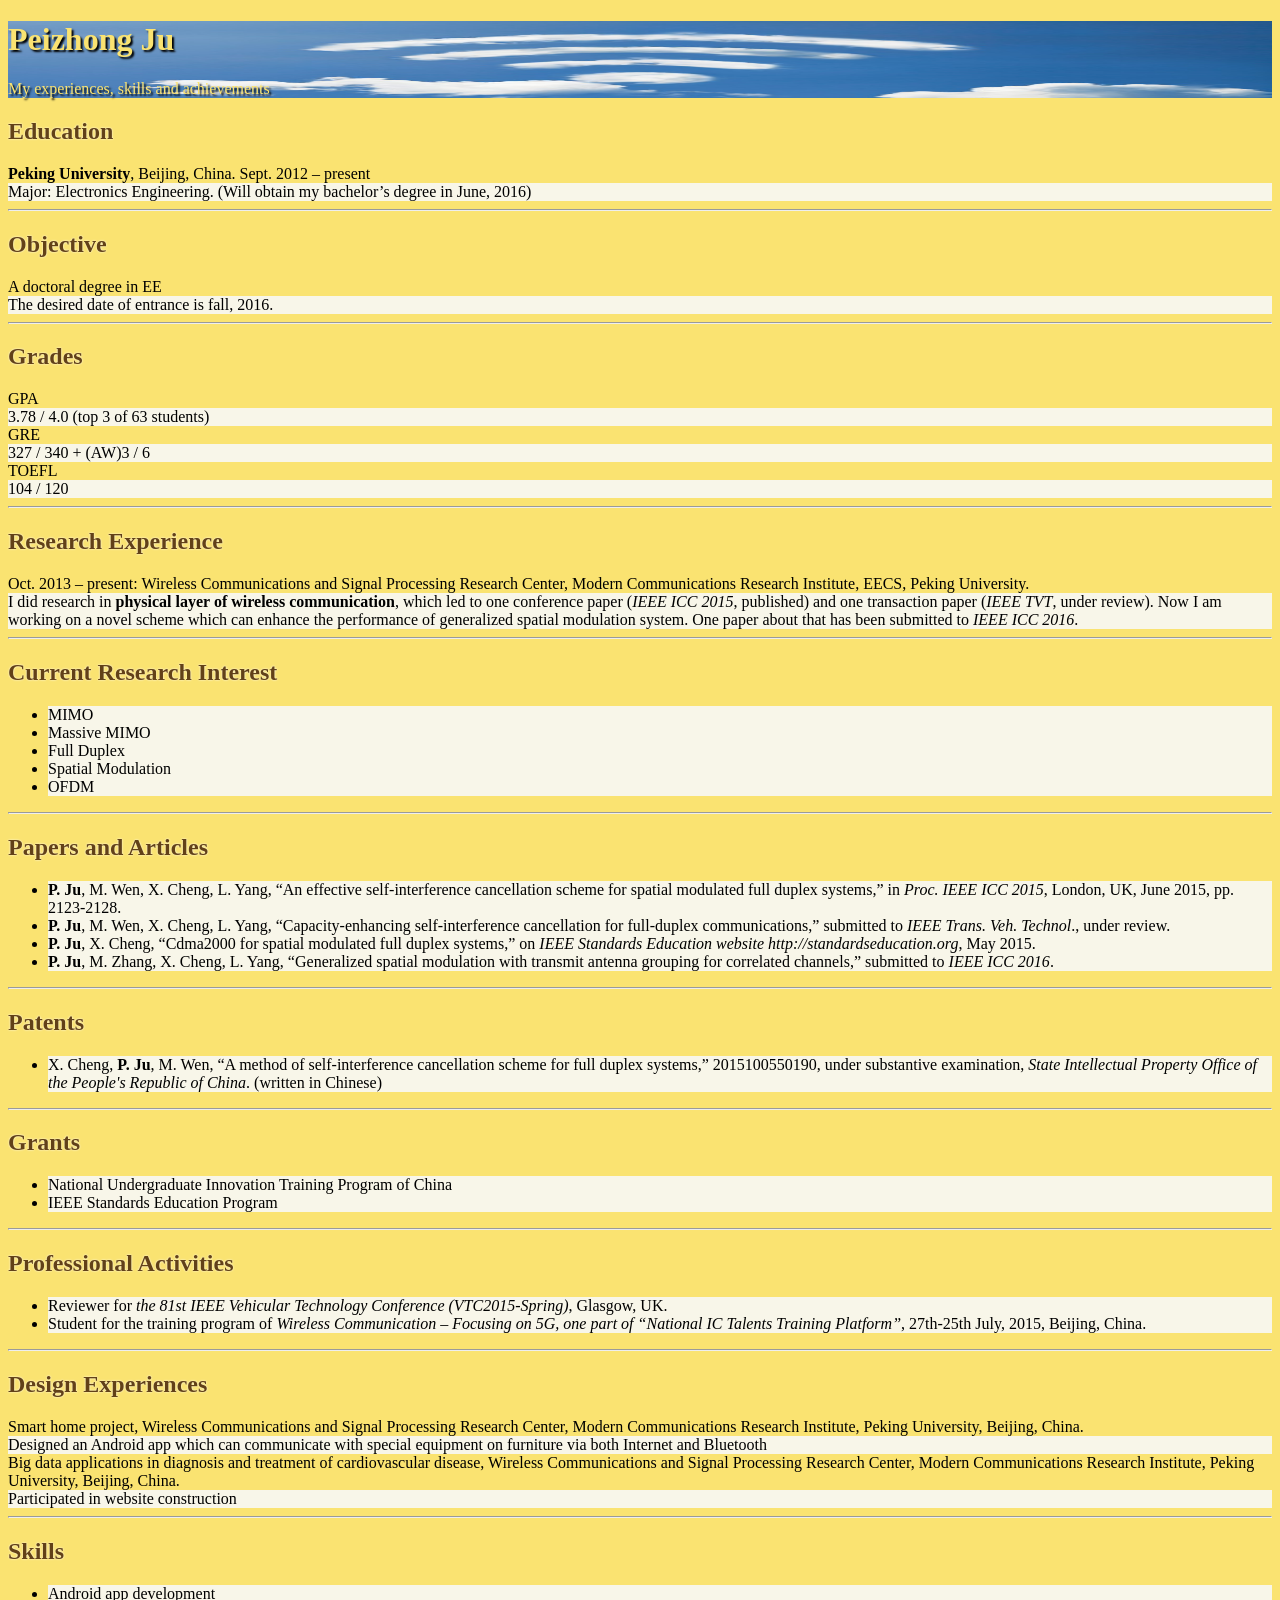
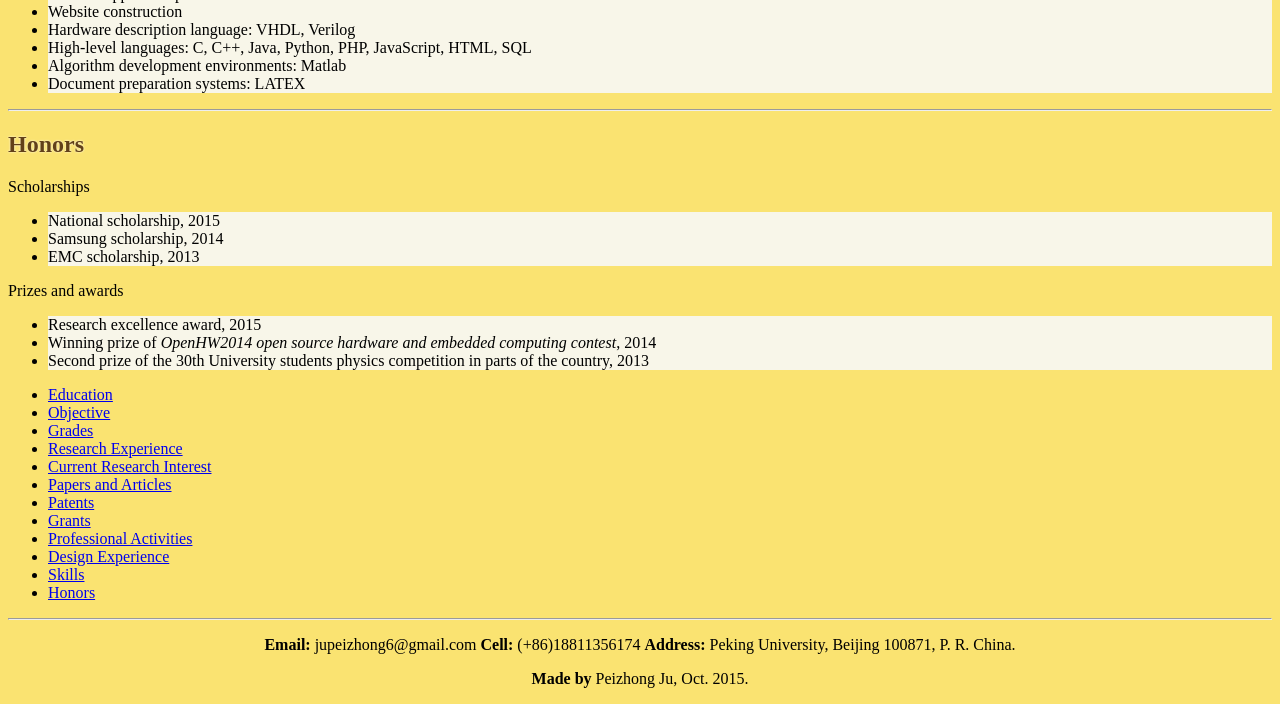
<file: index_old.html>
﻿<!doctype html>
<html>
	<head>
		<title>Peizhong Ju</title>
		<script src='https://apps.bdimg.com/libs/jquery/2.1.4/jquery.min.js'></script>
		<script src='https://apps.bdimg.com/libs/bootstrap/3.3.4/js/bootstrap.min.js'></script>
		<link rel='stylesheet' href='https://apps.bdimg.com/libs/bootstrap/3.3.4/css/bootstrap.css'/>
		<link rel='shortcu icon' href='favicon.ico'/>
		<style>
			.jumbotron
			{
				background-color: #d9edf7;
				background-image: url("bg.jpg");
				background-size: 100% 100%;
				text-shadow: 2px 2px 2px black;
				color: rgb(250, 227, 113);
			}
			body
			{
				background-color: rgb(250, 227, 113);
				position: relative;
			}
			h2
			{
				color: rgb(98, 65, 24);
				text-shadow: 0px 0px 2px white;
			}
			.panel-body, .list-group-item, ul.nav-tabs li.active a, ul.nav-tabs li.active a:hover
			{
				background-color: #f8f6e9;
			}
			ul.nav-tabs.affix
			{
				top: 100px;
			}
			.nav li a
			{
				padding-top: 5px;
				padding-bottom: 5px;
			}
			#contact_info
			{
				text-align: center;
			}
		</style>
	</head>
	<body data-spy="scroll" data-target="#navbar-example">
		<div class='jumbotron'>
			<div class='container'>
				<h1>Peizhong Ju</h1>
				<p>My experiences, skills and achievements</p>
			</div>
		</div>
		<div class='container'>
			<div class='row'>
				<div class='col-md-9'>
					<h2 id="education">Education</h2>
					<div class='panel panel-info'>
						<div class='panel-heading'><strong>Peking University</strong>, Beijing, China. Sept. 2012 – present</div>
						<div class='panel-body'>Major: Electronics Engineering. (Will obtain my bachelor’s degree in June, 2016)</div>
					</div>
					<hr>
					<h2 id="objective">Objective</h2>
					<div class='panel panel-info'>
						<div class='panel-heading'>A doctoral degree in EE</div>
						<div class='panel-body'>The desired date of entrance is fall, 2016.</div>
					</div>
					<hr>
					<h2 id="grades">Grades</h2>
					<div class='panel panel-info'>
						<div class='panel-heading'>GPA</div>
						<div class='panel-body'>3.78 / 4.0 (top 3 of 63 students)</div>
					</div>
					<div class='panel panel-info'>
						<div class='panel-heading'>GRE</div>
						<div class='panel-body'>327 / 340 + (AW)3 / 6</div>
					</div>
					<div class='panel panel-info'>
						<div class='panel-heading'>TOEFL</div>
						<div class='panel-body'>104 / 120</div>
					</div>
					<hr>
					<h2 id="research-experience">Research Experience</h2>
					<div class='panel panel-info'>
						<div class='panel-heading'>Oct. 2013 – present: Wireless Communications and Signal Processing Research Center, Modern Communications Research Institute, EECS, Peking University.</div>
						<div class='panel-body'>I did research in <strong>physical layer of wireless communication</strong>, which led to one conference paper (<em>IEEE ICC 2015</em>, published) and one transaction paper (<em>IEEE TVT</em>, under review). Now I am working on a novel scheme which can enhance the performance of generalized spatial modulation system. One paper about that has been submitted to <em>IEEE ICC 2016</em>.</div>
					</div>
					<hr>
					<h2 id="current-research-interest">Current Research Interest</h2>
					<ul class="list-group">
						<li class="list-group-item">MIMO</li>
						<li class="list-group-item">Massive MIMO</li>
						<li class="list-group-item">Full Duplex</li>
						<li class="list-group-item">Spatial Modulation</li>
						<li class="list-group-item">OFDM</li>
					</ul>
					<hr>
					<h2 id="papers-and-articles">Papers and Articles</h2>
					<ul class="list-group">
						<li class="list-group-item"><strong>P. Ju</strong>, M. Wen, X. Cheng, L. Yang, “An effective self-interference cancellation scheme for spatial modulated full duplex systems,” in <em>Proc. IEEE ICC 2015</em>, London, UK, June 2015, pp. 2123-2128.</li>
						<li class="list-group-item"><strong>P. Ju</strong>, M. Wen, X. Cheng, L. Yang, “Capacity-enhancing self-interference cancellation for full-duplex communications,” submitted to <em>IEEE Trans. Veh. Technol</em>., under review.</li>
						<li class="list-group-item"><strong>P. Ju</strong>, X. Cheng, “Cdma2000 for spatial modulated full duplex systems,” on <em>IEEE Standards Education website http://standardseducation.org</em>, May 2015.</li>
						<li class="list-group-item"><strong>P. Ju</strong>, M. Zhang, X. Cheng, L. Yang, “Generalized spatial modulation with transmit antenna grouping for correlated channels,” submitted to <em>IEEE ICC 2016</em>.</li>
					</ul>
					<hr>
					<h2 id="patents">Patents</h2>
					<ul class="list-group">
						<li class="list-group-item">X. Cheng, <strong>P. Ju</strong>, M. Wen, “A method of self-interference cancellation scheme for full duplex systems,” 2015100550190, under substantive examination, <em>State Intellectual Property Office of the People's Republic of China</em>. (written in Chinese)</li>
					</ul>
					<hr>
					<h2 id="grants">Grants</h2>
					<ul class="list-group">
						<li class="list-group-item">National Undergraduate Innovation Training Program of China</li>
						<li class="list-group-item">IEEE Standards Education Program</li>
					</ul>
					<hr>
					<h2 id="professional-activities">Professional Activities</h2>
					<ul class="list-group">
						<li class="list-group-item">Reviewer for <em>the 81st IEEE Vehicular Technology Conference (VTC2015-Spring)</em>, Glasgow, UK.</li>
						<li class="list-group-item">Student for the training program of <em>Wireless Communication – Focusing on 5G, one part of “National IC Talents Training Platform”</em>, 27th-25th July, 2015, Beijing, China.</li>
					</ul>
					<hr>
					<h2 id="design-experiences">Design Experiences</h2>
					<div class='panel panel-info'>
						<div class='panel-heading'>Smart home project, Wireless Communications and Signal Processing Research Center, Modern Communications Research Institute, Peking University, Beijing, China.</div>
						<div class='panel-body'>Designed an Android app which can communicate with special equipment on furniture via both Internet and Bluetooth</div>
					</div>
					<div class='panel panel-info'>
						<div class='panel-heading'>Big data applications in diagnosis and treatment of cardiovascular disease, Wireless Communications and Signal Processing Research Center, Modern Communications Research Institute, Peking University, Beijing, China.</div>
						<div class='panel-body'>Participated in website construction</div>
					</div>
					<hr>
					<h2 id="skills">Skills</h2>
					<ul class="list-group">
						<li class="list-group-item">Android app development</li>
						<li class="list-group-item">Website construction</li>
						<li class="list-group-item">Hardware description language: VHDL, Verilog</li>
						<li class="list-group-item">High-level languages: C, C++, Java, Python, PHP, JavaScript, HTML, SQL</li>
						<li class="list-group-item">Algorithm development environments: Matlab</li>
						<li class="list-group-item">Document preparation systems: LATEX</li>
					</ul>
					<hr>
					<h2 id="honors">Honors</h2>
					<div class='panel panel-info'>
						<div class='panel-heading'>Scholarships</div>
						<ul class="list-group">
							<li class="list-group-item">National scholarship, 2015</li>
							<li class="list-group-item">Samsung scholarship, 2014</li>
							<li class="list-group-item">EMC scholarship, 2013</li>
						</ul>
					</div>
					<div class='panel panel-info'>
						<div class='panel-heading'>Prizes and awards</div>
						<ul class="list-group">
							<li class="list-group-item">Research excellence award, 2015</li>
							<li class="list-group-item">Winning prize of <em>OpenHW2014 open source hardware and embedded computing contest</em>, 2014</li>
							<li class="list-group-item">Second prize of the 30th University students physics competition in parts of the country, 2013</li>
						</ul>
					</div>
				</div>
				<div class='col-md-3' id="navbar-example" >
					<ul class='nav nav-tabs nav-stacked hidden-print hidden-xs hidden-sm' data-spy='affix' data-offset-top="125">
						<li><a href="#education">Education</a></li>
						<li><a href="#objective">Objective</a></li>
						<li><a href="#grades">Grades</a></li>
						<li><a href="#research-experience">Research Experience</a></li>
						<li><a href="#current-research-interest">Current Research Interest</a></li>
						<li><a href="#papers-and-articles">Papers and Articles</a></li>
						<li><a href="#patents">Patents</a></li>
						<li><a href="#grants">Grants</a></li>
						<li><a href="#professional-activities">Professional Activities</a></li>
						<li><a href="#design-experiences">Design Experience</a></li>
						<li><a href="#skills">Skills</a></li>
						<li><a href="#honors">Honors</a></li>
					</ul>
				</div>
			</div>
			<hr>
			<div id="contact_info">
			<p>
				<strong>Email:</strong> jupeizhong6@gmail.com
				<strong> Cell:</strong> (+86)18811356174
				<strong> Address: </strong>Peking University, Beijing 100871, P. R. China.
			</p>
			<p><strong>Made by</strong> Peizhong Ju, Oct. 2015.</p>
			</div>
		</div>
	</body>
</html>
</file>
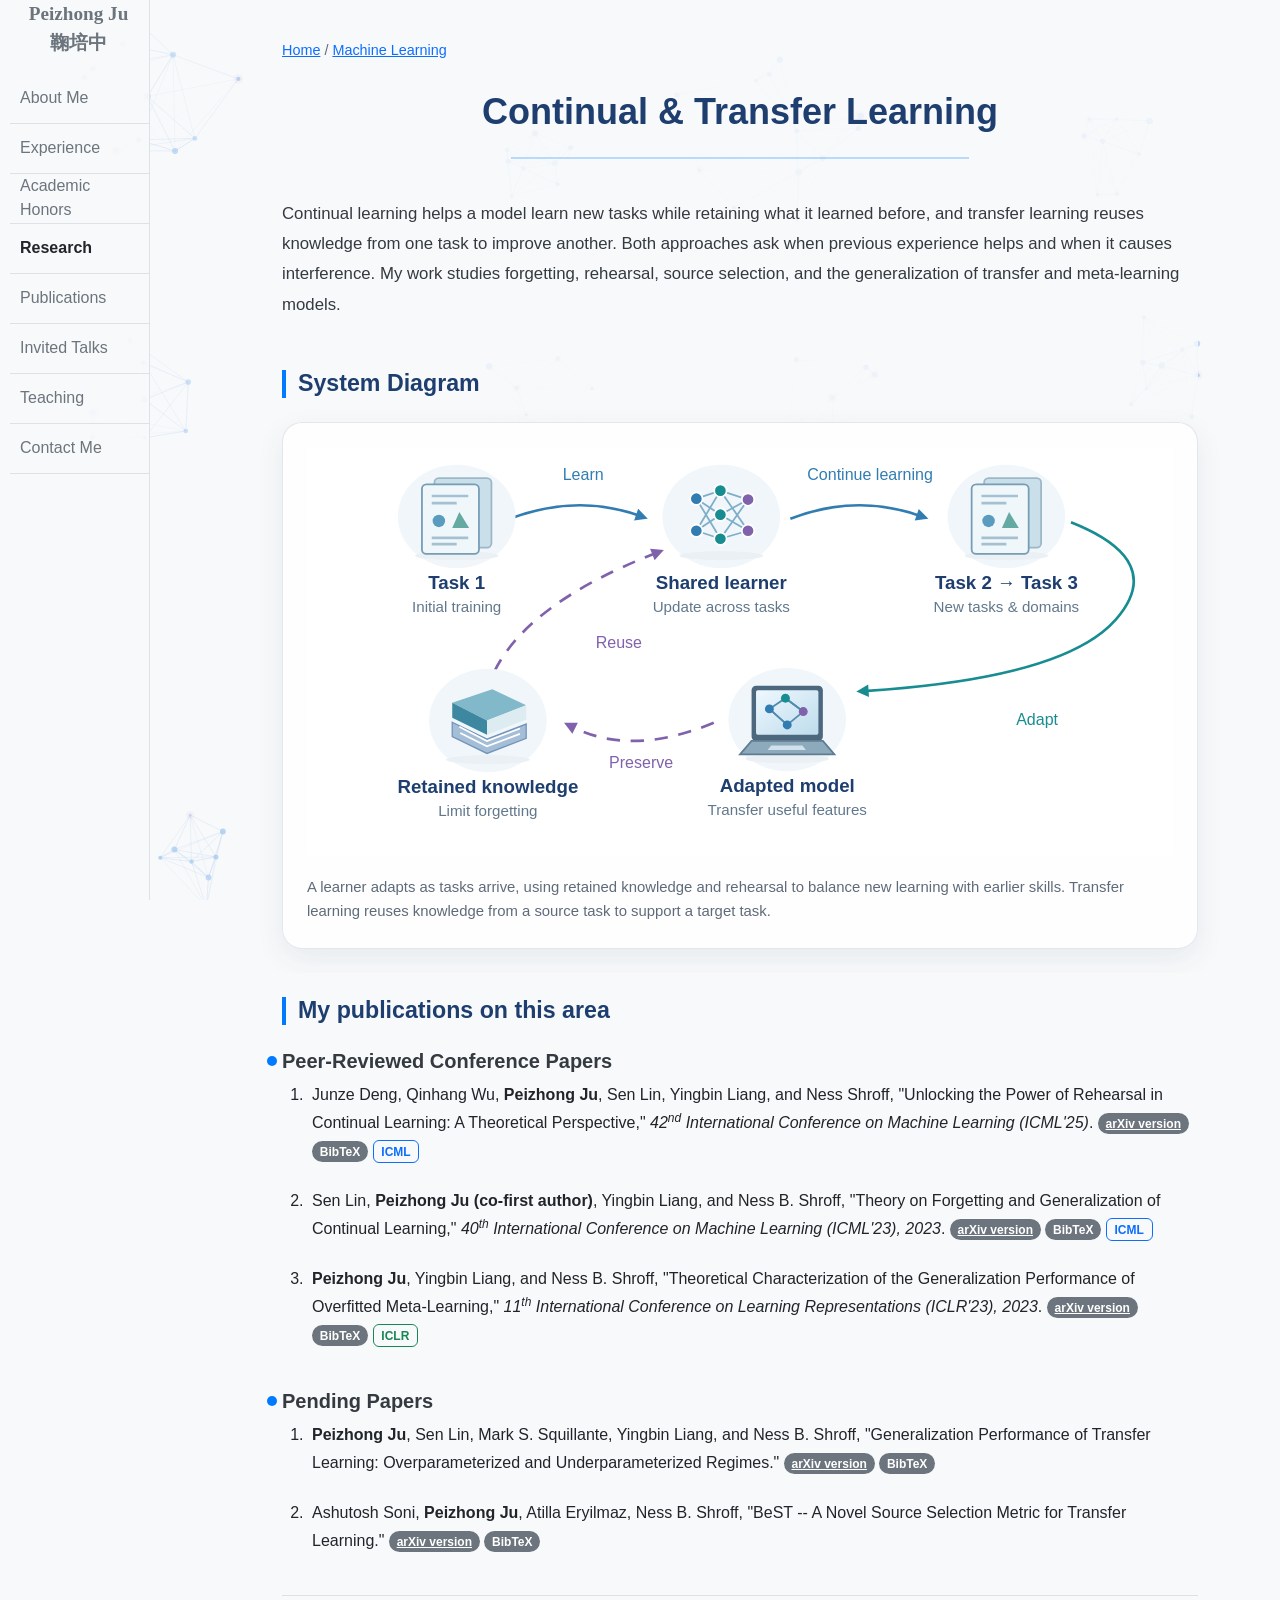
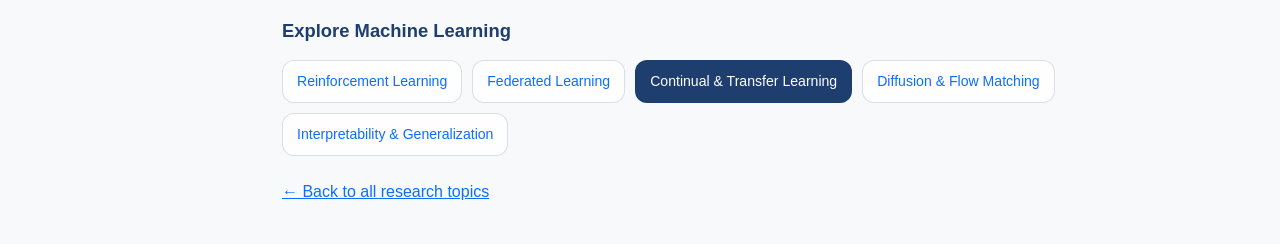
<file: research/continual-transfer-learning.html>
<!doctype html>
<html lang="en">
<head>
  <meta charset="utf-8">
  <meta name="viewport" content="width=device-width, initial-scale=1">
  <meta name="description" content="Continual learning helps a model learn new tasks while retaining what it learned before, and transfer learning reuses knowledge from one task to improve another. Both approaches ask when previous experience helps and when it causes interference. My work studies forgetting, rehearsal, source selection, and the generalization of transfer and meta-learning models.">
  <title>Continual &amp; Transfer Learning | Peizhong Ju</title>
  <link href="https://cdn.jsdelivr.net/npm/bootstrap@5.0.0-beta3/dist/css/bootstrap.min.css" rel="stylesheet"
    integrity="sha384-eOJMYsd53ii+scO/bJGFsiCZc+5NDVN2yr8+0RDqr0Ql0h+rP48ckxlpbzKgwra6" crossorigin="anonymous">
  <link rel="icon" href="../favicon.ico" type="image/x-icon">
  <link rel="stylesheet" href="../assets/site.css">
  <link rel="stylesheet" href="../assets/research-topic.css">
</head>
<body class="topic-page">
  <nav class="nav flex-column" aria-label="Main navigation">
    <div class="navbar-brand mb-3 not-nav">
      <div class="text-center">
        <span class="ms-2" id="pinyin_name">Peizhong Ju</span><br>
        <span class="ms-2" id="chinese_name">鞠培中</span>
      </div>
    </div>

    <ul class="navbar-nav">
      <li class="nav-item">
        <a class="nav-link" href="../index.html#about">About Me</a>
      </li>
      <li class="nav-item">
        <a class="nav-link" href="../index.html#experience">Experience</a>
      </li>
      <li class="nav-item">
        <a class="nav-link" href="../index.html#honors">Academic Honors</a>
      </li>
      <li class="nav-item">
        <a class="nav-link active" href="../index.html#research">Research</a>
      </li>
      <li class="nav-item">
        <a class="nav-link" href="../index.html#publications">Publications</a>
      </li>
      <li class="nav-item">
        <a class="nav-link" href="../index.html#talks">Invited Talks</a>
      </li>
      <li class="nav-item">
        <a class="nav-link" href="../index.html#teaching">Teaching</a>
      </li>
      <li class="nav-item">
        <a class="nav-link" href="../index.html#contact">Contact Me</a>
      </li>
    </ul>
  </nav>
  <main class="container">
    <section id="overview" class="topic-overview" aria-labelledby="topic-title">
      <div class="topic-breadcrumb"><a href="../index.html">Home</a> / <a href="../index.html#research">Machine Learning</a></div>
      <h1 id="topic-title" class="section-title">Continual &amp; Transfer Learning</h1>
      <hr>
      <p class="topic-intro">Continual learning helps a model learn new tasks while retaining what it learned before, and transfer learning reuses knowledge from one task to improve another. Both approaches ask when previous experience helps and when it causes interference. My work studies forgetting, rehearsal, source selection, and the generalization of transfer and meta-learning models.</p>
    </section>
    <section id="system" aria-labelledby="system-title">
      <h2 id="system-title" class="research-subsection-title">System Diagram</h2>
      <figure class="topic-diagram">
        <img src="../assets/research-diagrams/continual-transfer-learning.svg" alt="Sequential tasks, a shared learner, retained knowledge, and source-to-target adaptation illustrate continual and transfer learning.">
        <figcaption>A learner adapts as tasks arrive, using retained knowledge and rehearsal to balance new learning with earlier skills. Transfer learning reuses knowledge from a source task to support a target task.</figcaption>
      </figure>
    </section>
    <section id="publications" aria-labelledby="publications-title">
      <h2 id="publications-title" class="research-subsection-title">My publications on this area</h2>
      <div class="timeline-item">
        <h3 class="timeline-title">Peer-Reviewed Conference Papers</h3>
        <ol class="publication-list">
<li>
              Junze Deng, Qinhang Wu, <strong>Peizhong Ju</strong>, Sen Lin, Yingbin Liang, and Ness Shroff,
              "Unlocking the Power of Rehearsal in Continual Learning: A Theoretical Perspective,"
              <em>42<sup>nd</sup> International Conference on Machine Learning (ICML'25)</em>.
              <a href="https://arxiv.org/pdf/2506.00205" class="badge rounded-pill bg-secondary">arXiv version</a>
              <button type="button" class="badge rounded-pill bg-secondary border-0 toggle-bibtex" aria-expanded="false" aria-controls="bibtex-deng2025unlocking">BibTeX</button>
              <span class="badge bg-transparent border border-primary text-primary">ICML</span>
              <pre class="bibtex-entry" id="bibtex-deng2025unlocking">
@inproceedings{deng2025unlocking,
  title={Unlocking the Power of Rehearsal in Continual Learning: A Theoretical Perspective},
  author={Deng, Junze and Wu, Qinhang and Ju, Peizhong and Lin, Sen and Liang, Yingbin and Shroff, Ness},
  booktitle={International Conference on Machine Learning},
  year={2025},
  organization={PMLR}
}
</pre>
            </li>
<li>
              Sen Lin, <strong>Peizhong Ju (co-first author)</strong>, Yingbin Liang, and Ness B. Shroff, "Theory
              on Forgetting and Generalization of Continual Learning," <em>40<sup>th</sup> International
                Conference on Machine Learning (ICML'23), 2023</em>.
              <a href="https://arxiv.org/pdf/2302.05836.pdf" class="badge rounded-pill bg-secondary">arXiv version</a>
              <button type="button" class="badge rounded-pill bg-secondary border-0 toggle-bibtex" aria-expanded="false" aria-controls="bibtex-lin2023theory">BibTeX</button>
              <span class="badge bg-transparent border border-primary text-primary">ICML</span>
              <pre class="bibtex-entry" id="bibtex-lin2023theory">
@inproceedings{lin2023theory,
  title={Theory on forgetting and generalization of continual learning},
  author={Lin, Sen and Ju, Peizhong and Liang, Yingbin and Shroff, Ness},
  booktitle={International Conference on Machine Learning},
  pages={21078--21100},
  year={2023},
  organization={PMLR}
}</pre>
            </li>
<li>
              <strong>Peizhong Ju</strong>, Yingbin Liang, and Ness B. Shroff, "Theoretical Characterization of
              the Generalization Performance of Overfitted Meta-Learning," <em>11<sup>th</sup>
                International Conference on Learning Representations (ICLR'23), 2023</em>.
              <a href="https://arxiv.org/pdf/2304.04312.pdf" class="badge rounded-pill bg-secondary">arXiv version</a>
              <button type="button" class="badge rounded-pill bg-secondary border-0 toggle-bibtex" aria-expanded="false" aria-controls="bibtex-jutheoretical">BibTeX</button>
              <span class="badge bg-transparent border border-success text-success">ICLR</span>
              <pre class="bibtex-entry" id="bibtex-jutheoretical">
@inproceedings{jutheoretical,
  title={Theoretical Characterization of the Generalization Performance of Overfitted Meta-Learning},
  author={Ju, Peizhong and Liang, Yingbin and Shroff, Ness},
  booktitle={The Eleventh International Conference on Learning Representations},
  year={2023},
  url={https://openreview.net/forum?id=Jifob4dSh99}
}</pre>
            </li>
        </ol>
      </div>
      <div class="timeline-item">
        <h3 class="timeline-title">Pending Papers</h3>
        <ol class="publication-list">
<li>
              <strong>Peizhong Ju</strong>, Sen Lin, Mark S. Squillante, Yingbin Liang, and Ness B. Shroff,
              "Generalization Performance of Transfer Learning: Overparameterized and Underparameterized Regimes."
              <a href="https://arxiv.org/pdf/2306.04901.pdf" class="badge rounded-pill bg-secondary">arXiv version</a>
              <button type="button" class="badge rounded-pill bg-secondary border-0 toggle-bibtex" aria-expanded="false" aria-controls="bibtex-ju2023generalization">BibTeX</button>
              <pre class="bibtex-entry" id="bibtex-ju2023generalization">
@article{ju2023generalization,
  title={Generalization performance of transfer learning: Overparameterized and underparameterized regimes},
  author={Ju, Peizhong and Lin, Sen and Squillante, Mark S and Liang, Yingbin and Shroff, Ness B},
  journal={arXiv preprint arXiv:2306.04901},
  year={2023}
}</pre>
            </li>
<li>
              Ashutosh Soni, <strong>Peizhong Ju</strong>, Atilla Eryilmaz, Ness B. Shroff,
              "BeST -- A Novel Source Selection Metric for Transfer Learning."
              <a href="https://arxiv.org/pdf/2501.10933" class="badge rounded-pill bg-secondary">arXiv version</a>
              <button type="button" class="badge rounded-pill bg-secondary border-0 toggle-bibtex" aria-expanded="false" aria-controls="bibtex-soni2025best">BibTeX</button>
              <pre class="bibtex-entry" id="bibtex-soni2025best">
@article{soni2025best,
  title={BeST--A Novel Source Selection Metric for Transfer Learning},
  author={Soni, Ashutosh and Ju, Peizhong and Eryilmaz, Atilla and Shroff, Ness B},
  journal={arXiv preprint arXiv:2501.10933},
  year={2025}
}</pre>
            </li>
        </ol>
      </div>
      <div class="topic-explore">
        <h3>Explore Machine Learning</h3>
        <ul class="topic-links">
          <li><a href="reinforcement-learning.html">Reinforcement Learning</a></li><li><a href="federated-learning.html">Federated Learning</a></li><li><span aria-current="page">Continual &amp; Transfer Learning</span></li><li><a href="diffusion-flow-matching.html">Diffusion &amp; Flow Matching</a></li><li><a href="interpretability-generalization.html">Interpretability &amp; Generalization</a></li>
        </ul>
        <a href="../index.html#research">← Back to all research topics</a>
      </div>
    </section>
  </main>
  <script src="../assets/research-topic.js"></script>
  <script src="../assets/neural-background.js"></script>
</body>
</html>
</file>
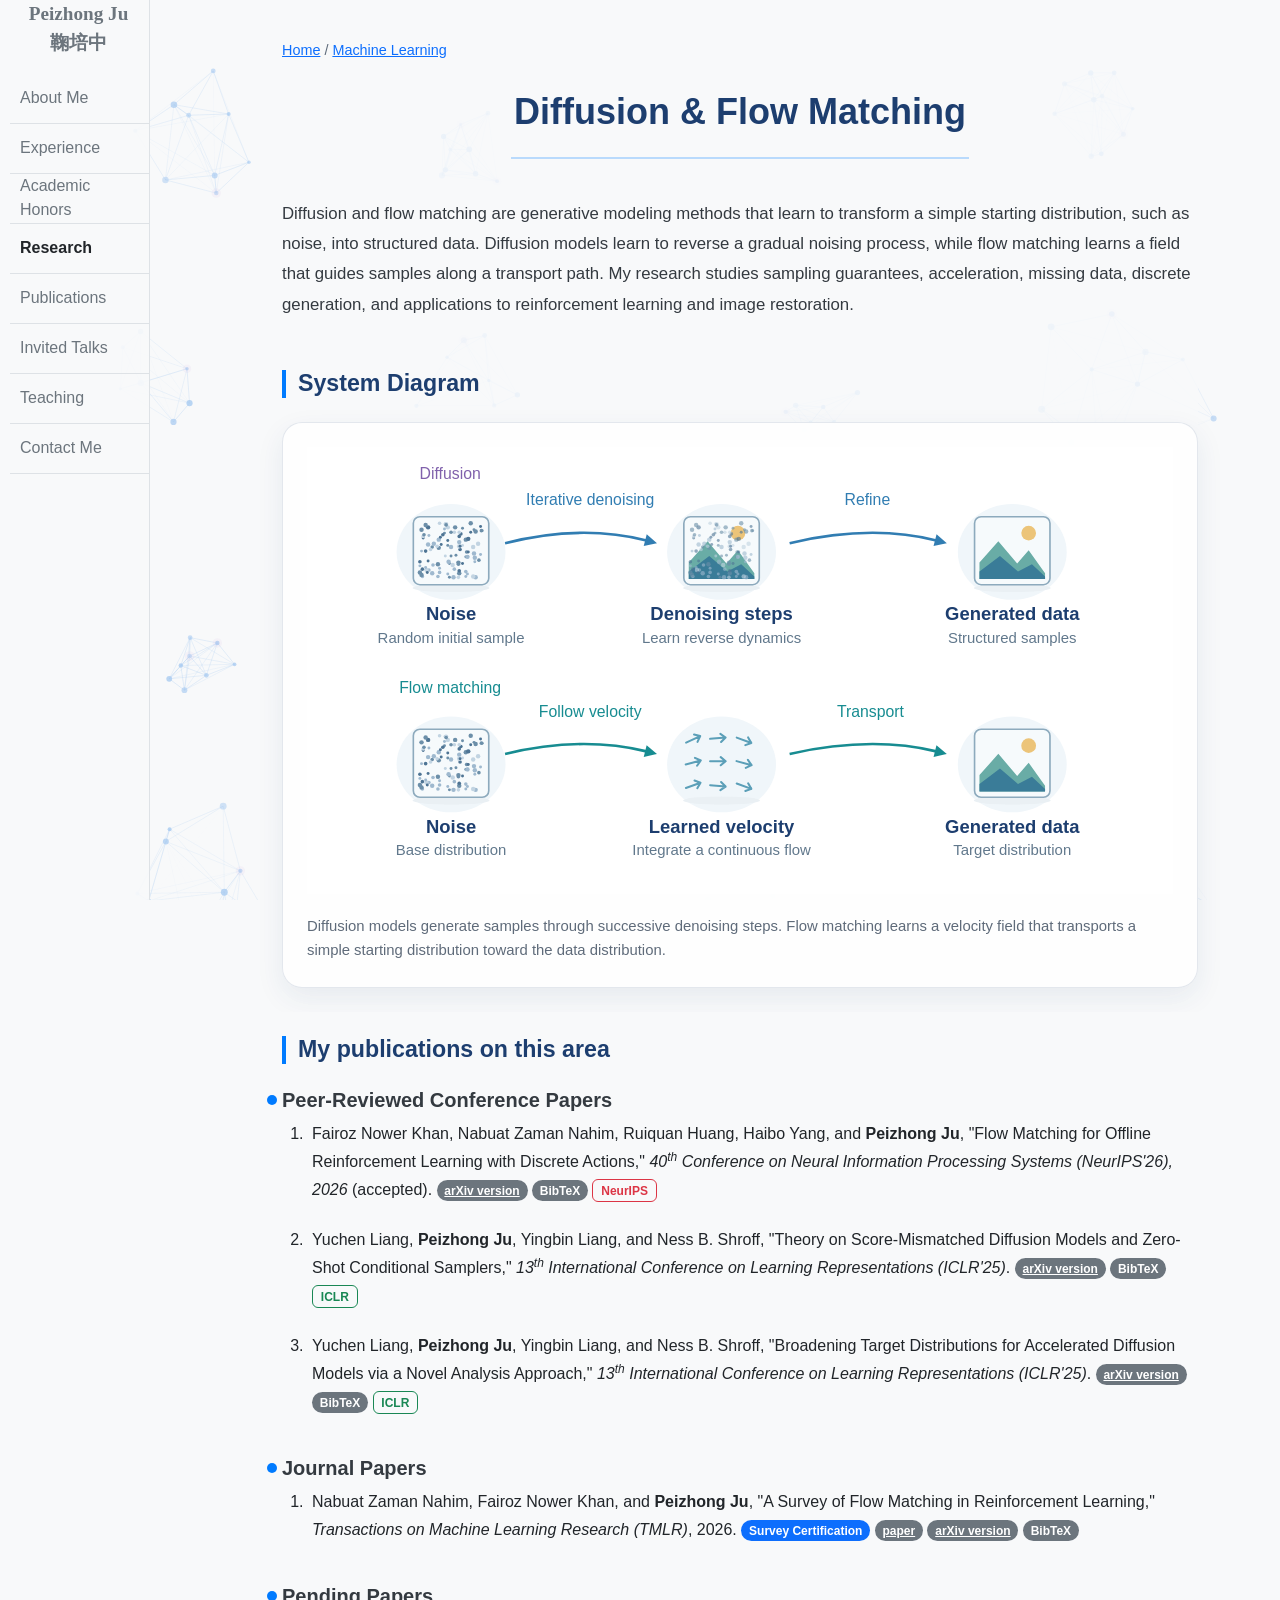
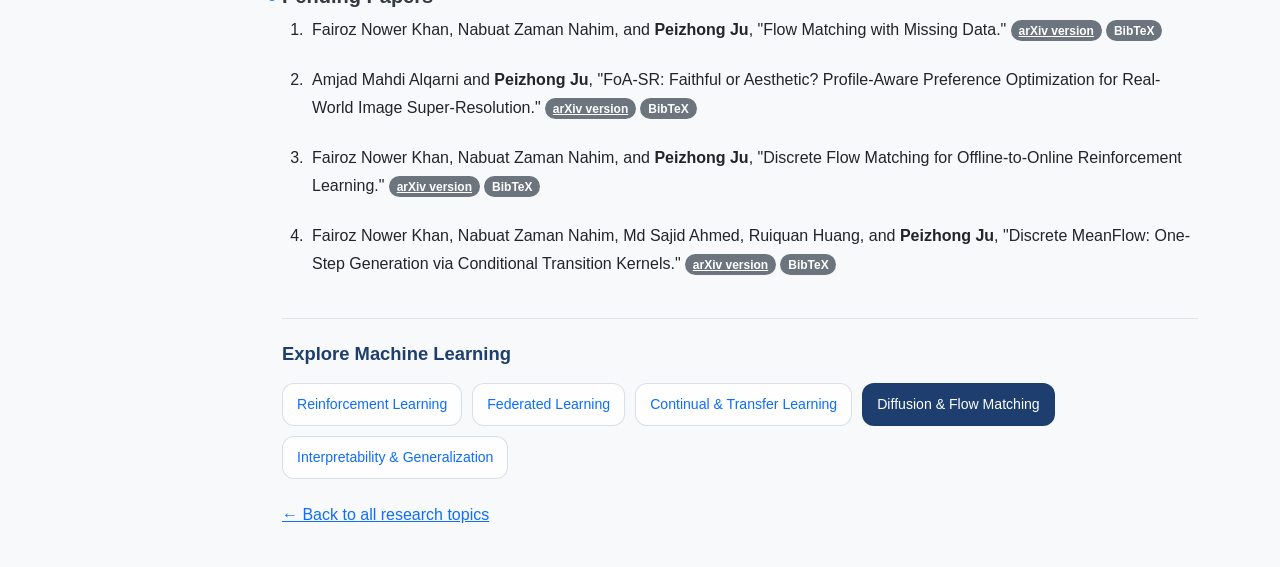
<file: research/diffusion-flow-matching.html>
<!doctype html>
<html lang="en">
<head>
  <meta charset="utf-8">
  <meta name="viewport" content="width=device-width, initial-scale=1">
  <meta name="description" content="Diffusion and flow matching are generative modeling methods that learn to transform a simple starting distribution, such as noise, into structured data. Diffusion models learn to reverse a gradual noising process, while flow matching learns a field that guides samples along a transport path. My research studies sampling guarantees, acceleration, missing data, discrete generation, and applications to reinforcement learning and image restoration.">
  <title>Diffusion &amp; Flow Matching | Peizhong Ju</title>
  <link href="https://cdn.jsdelivr.net/npm/bootstrap@5.0.0-beta3/dist/css/bootstrap.min.css" rel="stylesheet"
    integrity="sha384-eOJMYsd53ii+scO/bJGFsiCZc+5NDVN2yr8+0RDqr0Ql0h+rP48ckxlpbzKgwra6" crossorigin="anonymous">
  <link rel="icon" href="../favicon.ico" type="image/x-icon">
  <link rel="stylesheet" href="../assets/site.css">
  <link rel="stylesheet" href="../assets/research-topic.css">
</head>
<body class="topic-page">
  <nav class="nav flex-column" aria-label="Main navigation">
    <div class="navbar-brand mb-3 not-nav">
      <div class="text-center">
        <span class="ms-2" id="pinyin_name">Peizhong Ju</span><br>
        <span class="ms-2" id="chinese_name">鞠培中</span>
      </div>
    </div>

    <ul class="navbar-nav">
      <li class="nav-item">
        <a class="nav-link" href="../index.html#about">About Me</a>
      </li>
      <li class="nav-item">
        <a class="nav-link" href="../index.html#experience">Experience</a>
      </li>
      <li class="nav-item">
        <a class="nav-link" href="../index.html#honors">Academic Honors</a>
      </li>
      <li class="nav-item">
        <a class="nav-link active" href="../index.html#research">Research</a>
      </li>
      <li class="nav-item">
        <a class="nav-link" href="../index.html#publications">Publications</a>
      </li>
      <li class="nav-item">
        <a class="nav-link" href="../index.html#talks">Invited Talks</a>
      </li>
      <li class="nav-item">
        <a class="nav-link" href="../index.html#teaching">Teaching</a>
      </li>
      <li class="nav-item">
        <a class="nav-link" href="../index.html#contact">Contact Me</a>
      </li>
    </ul>
  </nav>
  <main class="container">
    <section id="overview" class="topic-overview" aria-labelledby="topic-title">
      <div class="topic-breadcrumb"><a href="../index.html">Home</a> / <a href="../index.html#research">Machine Learning</a></div>
      <h1 id="topic-title" class="section-title">Diffusion &amp; Flow Matching</h1>
      <hr>
      <p class="topic-intro">Diffusion and flow matching are generative modeling methods that learn to transform a simple starting distribution, such as noise, into structured data. Diffusion models learn to reverse a gradual noising process, while flow matching learns a field that guides samples along a transport path. My research studies sampling guarantees, acceleration, missing data, discrete generation, and applications to reinforcement learning and image restoration.</p>
    </section>
    <section id="system" aria-labelledby="system-title">
      <h2 id="system-title" class="research-subsection-title">System Diagram</h2>
      <figure class="topic-diagram">
        <img src="../assets/research-diagrams/diffusion-flow-matching.svg" alt="Two generative modeling paths from noise to data: iterative denoising in diffusion models and learned velocity-driven transport in flow matching.">
        <figcaption>Diffusion models generate samples through successive denoising steps. Flow matching learns a velocity field that transports a simple starting distribution toward the data distribution.</figcaption>
      </figure>
    </section>
    <section id="publications" aria-labelledby="publications-title">
      <h2 id="publications-title" class="research-subsection-title">My publications on this area</h2>
      <div class="timeline-item">
        <h3 class="timeline-title">Peer-Reviewed Conference Papers</h3>
        <ol class="publication-list">
<li>
              Fairoz Nower Khan, Nabuat Zaman Nahim, Ruiquan Huang, Haibo Yang, and <strong>Peizhong Ju</strong>,
              "Flow Matching for Offline Reinforcement Learning with Discrete Actions,"
              <em>40<sup>th</sup> Conference on Neural Information Processing Systems (NeurIPS'26), 2026</em> (accepted).
              <a href="https://arxiv.org/pdf/2602.06138" class="badge rounded-pill bg-secondary">arXiv version</a>
              <button type="button" class="badge rounded-pill bg-secondary border-0 toggle-bibtex" aria-expanded="false" aria-controls="bibtex-khan2026flowmatchingofflinereinforcement">BibTeX</button>
              <span class="badge bg-transparent border border-danger text-danger">NeurIPS</span>
              <pre class="bibtex-entry" id="bibtex-khan2026flowmatchingofflinereinforcement">
@inproceedings{khan2026flowmatchingofflinereinforcement,
  title={Flow Matching for Offline Reinforcement Learning with Discrete Actions},
  author={Fairoz Nower Khan and Nabuat Zaman Nahim and Ruiquan Huang and Haibo Yang and Peizhong Ju},
  booktitle={Advances in Neural Information Processing Systems},
  year={2026},
  note={Accepted},
  url={https://arxiv.org/abs/2602.06138}
}</pre>
            </li>
<li>
              Yuchen Liang, <strong>Peizhong Ju</strong>, Yingbin Liang, and Ness B. Shroff, "Theory on Score-Mismatched
              Diffusion Models and Zero-Shot Conditional Samplers,"
              <em>13<sup>th</sup> International Conference on Learning Representations (ICLR'25)</em>.
              <a href="https://arxiv.org/pdf/2410.13746" class="badge rounded-pill bg-secondary">arXiv version</a>
              <button type="button" class="badge rounded-pill bg-secondary border-0 toggle-bibtex" aria-expanded="false" aria-controls="bibtex-liang2024theory">BibTeX</button>
              <span class="badge bg-transparent border border-success text-success">ICLR</span>
              <pre class="bibtex-entry" id="bibtex-liang2024theory">
@inproceedings{
  liang2024theory,
  title={Theory on Score-Mismatched Diffusion Models and Zero-Shot Conditional Samplers},
  author={Yuchen Liang and Peizhong Ju and Yingbin Liang and Ness Shroff},
  booktitle={The Thirteenth International Conference on Learning Representations},
  year={2025}
}</pre>
            </li>
<li>
              Yuchen Liang, <strong>Peizhong Ju</strong>, Yingbin Liang, and Ness B. Shroff, "Broadening Target
              Distributions for Accelerated Diffusion Models via a Novel Analysis Approach,"
              <em>13<sup>th</sup> International Conference on Learning Representations (ICLR'25)</em>.
              <a href="https://arxiv.org/pdf/2402.13901" class="badge rounded-pill bg-secondary">arXiv version</a>
              <button type="button" class="badge rounded-pill bg-secondary border-0 toggle-bibtex" aria-expanded="false" aria-controls="bibtex-liang2024broadening">BibTeX</button>
              <span class="badge bg-transparent border border-success text-success">ICLR</span>
              <pre class="bibtex-entry" id="bibtex-liang2024broadening">
@inproceedings{
  liang2024broadening,
  title={Broadening Target Distributions for Accelerated Diffusion Models via a Novel Analysis Approach},
  author={Yuchen Liang and Peizhong Ju and Yingbin Liang and Ness Shroff},
  booktitle={The Thirteenth International Conference on Learning Representations},
  year={2025}
}</pre>
            </li>
        </ol>
      </div>
      <div class="timeline-item">
        <h3 class="timeline-title">Journal Papers</h3>
        <ol class="publication-list">
<li>
              Nabuat Zaman Nahim, Fairoz Nower Khan, and <strong>Peizhong Ju</strong>, "A Survey of Flow Matching in
              Reinforcement Learning," <em>Transactions on Machine Learning Research (TMLR)</em>, 2026.
              <span class="badge rounded-pill bg-primary">Survey Certification</span>
              <a href="https://openreview.net/forum?id=P6e5IC4gPe" class="badge rounded-pill bg-secondary">paper</a>
              <a href="https://arxiv.org/pdf/2610.16275" class="badge rounded-pill bg-secondary">arXiv version</a>
              <button type="button" class="badge rounded-pill bg-secondary border-0 toggle-bibtex" aria-expanded="false" aria-controls="bibtex-nahim2026survey">BibTeX</button>
              <pre class="bibtex-entry" id="bibtex-nahim2026survey">
@article{nahim2026survey,
  title={A Survey of Flow Matching in Reinforcement Learning},
  author={Nahim, Nabuat Zaman and Khan, Fairoz Nower and Ju, Peizhong},
  journal={Transactions on Machine Learning Research},
  year={2026},
  url={https://openreview.net/forum?id=P6e5IC4gPe}
}</pre>
            </li>
        </ol>
      </div>
      <div class="timeline-item">
        <h3 class="timeline-title">Pending Papers</h3>
        <ol class="publication-list">
<li>Fairoz Nower Khan, Nabuat Zaman Nahim, and <strong>Peizhong Ju</strong>,
              "Flow Matching with Missing Data."
              <a href="https://arxiv.org/pdf/2607.28698" class="badge rounded-pill bg-secondary">arXiv version</a>
              <button type="button" class="badge rounded-pill bg-secondary border-0 toggle-bibtex" aria-expanded="false" aria-controls="bibtex-khan2026flowmatchingmissingdata">BibTeX</button>
              <pre class="bibtex-entry" id="bibtex-khan2026flowmatchingmissingdata">
@misc{khan2026flowmatchingmissingdata,
      title={Flow Matching with Missing Data},
      author={Fairoz Nower Khan and Nabuat Zaman Nahim and Peizhong Ju},
      year={2026},
      eprint={2607.28698},
      archivePrefix={arXiv},
      primaryClass={cs.LG},
      url={https://arxiv.org/abs/2607.28698},
}</pre>
            </li>
<li>Amjad Mahdi Alqarni and <strong>Peizhong Ju</strong>,
              "FoA-SR: Faithful or Aesthetic? Profile-Aware Preference Optimization for Real-World Image
              Super-Resolution."
              <a href="https://arxiv.org/pdf/2606.10275" class="badge rounded-pill bg-secondary">arXiv version</a>
              <button type="button" class="badge rounded-pill bg-secondary border-0 toggle-bibtex" aria-expanded="false" aria-controls="bibtex-alqarni2026foasr">BibTeX</button>
              <pre class="bibtex-entry" id="bibtex-alqarni2026foasr">
@misc{alqarni2026foasr,
      title={FoA-SR: Faithful or Aesthetic? Profile-Aware Preference Optimization for Real-World Image Super-Resolution}, 
      author={Amjad Mahdi Alqarni and Peizhong Ju},
      year={2026},
      eprint={2606.10275},
      archivePrefix={arXiv},
      primaryClass={cs.CV},
      url={https://arxiv.org/abs/2606.10275}, 
}</pre>
            </li>
<li>Fairoz Nower Khan, Nabuat Zaman Nahim, and <strong>Peizhong Ju</strong>,
              "Discrete Flow Matching for Offline-to-Online Reinforcement Learning."
              <a href="https://arxiv.org/pdf/2605.12379" class="badge rounded-pill bg-secondary">arXiv version</a>
              <button type="button" class="badge rounded-pill bg-secondary border-0 toggle-bibtex" aria-expanded="false" aria-controls="bibtex-khan2026discreteflowmatchingofflineonline">BibTeX</button>
              <pre class="bibtex-entry" id="bibtex-khan2026discreteflowmatchingofflineonline">
@misc{khan2026discreteflowmatchingofflineonline,
      title={Discrete Flow Matching for Offline-to-Online Reinforcement Learning}, 
      author={Fairoz Nower Khan and Nabuat Zaman Nahim and Peizhong Ju},
      year={2026},
      eprint={2605.12379},
      archivePrefix={arXiv},
      primaryClass={cs.LG},
      url={https://arxiv.org/abs/2605.12379}, 
}</pre>
            </li>
<li>Fairoz Nower Khan, Nabuat Zaman Nahim, Md Sajid Ahmed, Ruiquan Huang, and <strong>Peizhong Ju</strong>,
              "Discrete MeanFlow: One-Step Generation via Conditional Transition Kernels."
              <a href="https://arxiv.org/pdf/2605.12805" class="badge rounded-pill bg-secondary">arXiv version</a>
              <button type="button" class="badge rounded-pill bg-secondary border-0 toggle-bibtex" aria-expanded="false" aria-controls="bibtex-khan2026discretemeanflow">BibTeX</button>
              <pre class="bibtex-entry" id="bibtex-khan2026discretemeanflow">
@misc{khan2026discretemeanflow,
      title={Discrete MeanFlow: One-Step Generation via Conditional Transition Kernels}, 
      author={Fairoz Nower Khan and Nabuat Zaman Nahim and Md Sajid Ahmed and Ruiquan Huang and Peizhong Ju},
      year={2026},
      eprint={2605.12805},
      archivePrefix={arXiv},
      primaryClass={cs.LG},
      url={https://arxiv.org/abs/2605.12805}, 
}</pre>
            </li>
        </ol>
      </div>
      <div class="topic-explore">
        <h3>Explore Machine Learning</h3>
        <ul class="topic-links">
          <li><a href="reinforcement-learning.html">Reinforcement Learning</a></li><li><a href="federated-learning.html">Federated Learning</a></li><li><a href="continual-transfer-learning.html">Continual &amp; Transfer Learning</a></li><li><span aria-current="page">Diffusion &amp; Flow Matching</span></li><li><a href="interpretability-generalization.html">Interpretability &amp; Generalization</a></li>
        </ul>
        <a href="../index.html#research">← Back to all research topics</a>
      </div>
    </section>
  </main>
  <script src="../assets/research-topic.js"></script>
  <script src="../assets/neural-background.js"></script>
</body>
</html>
</file>
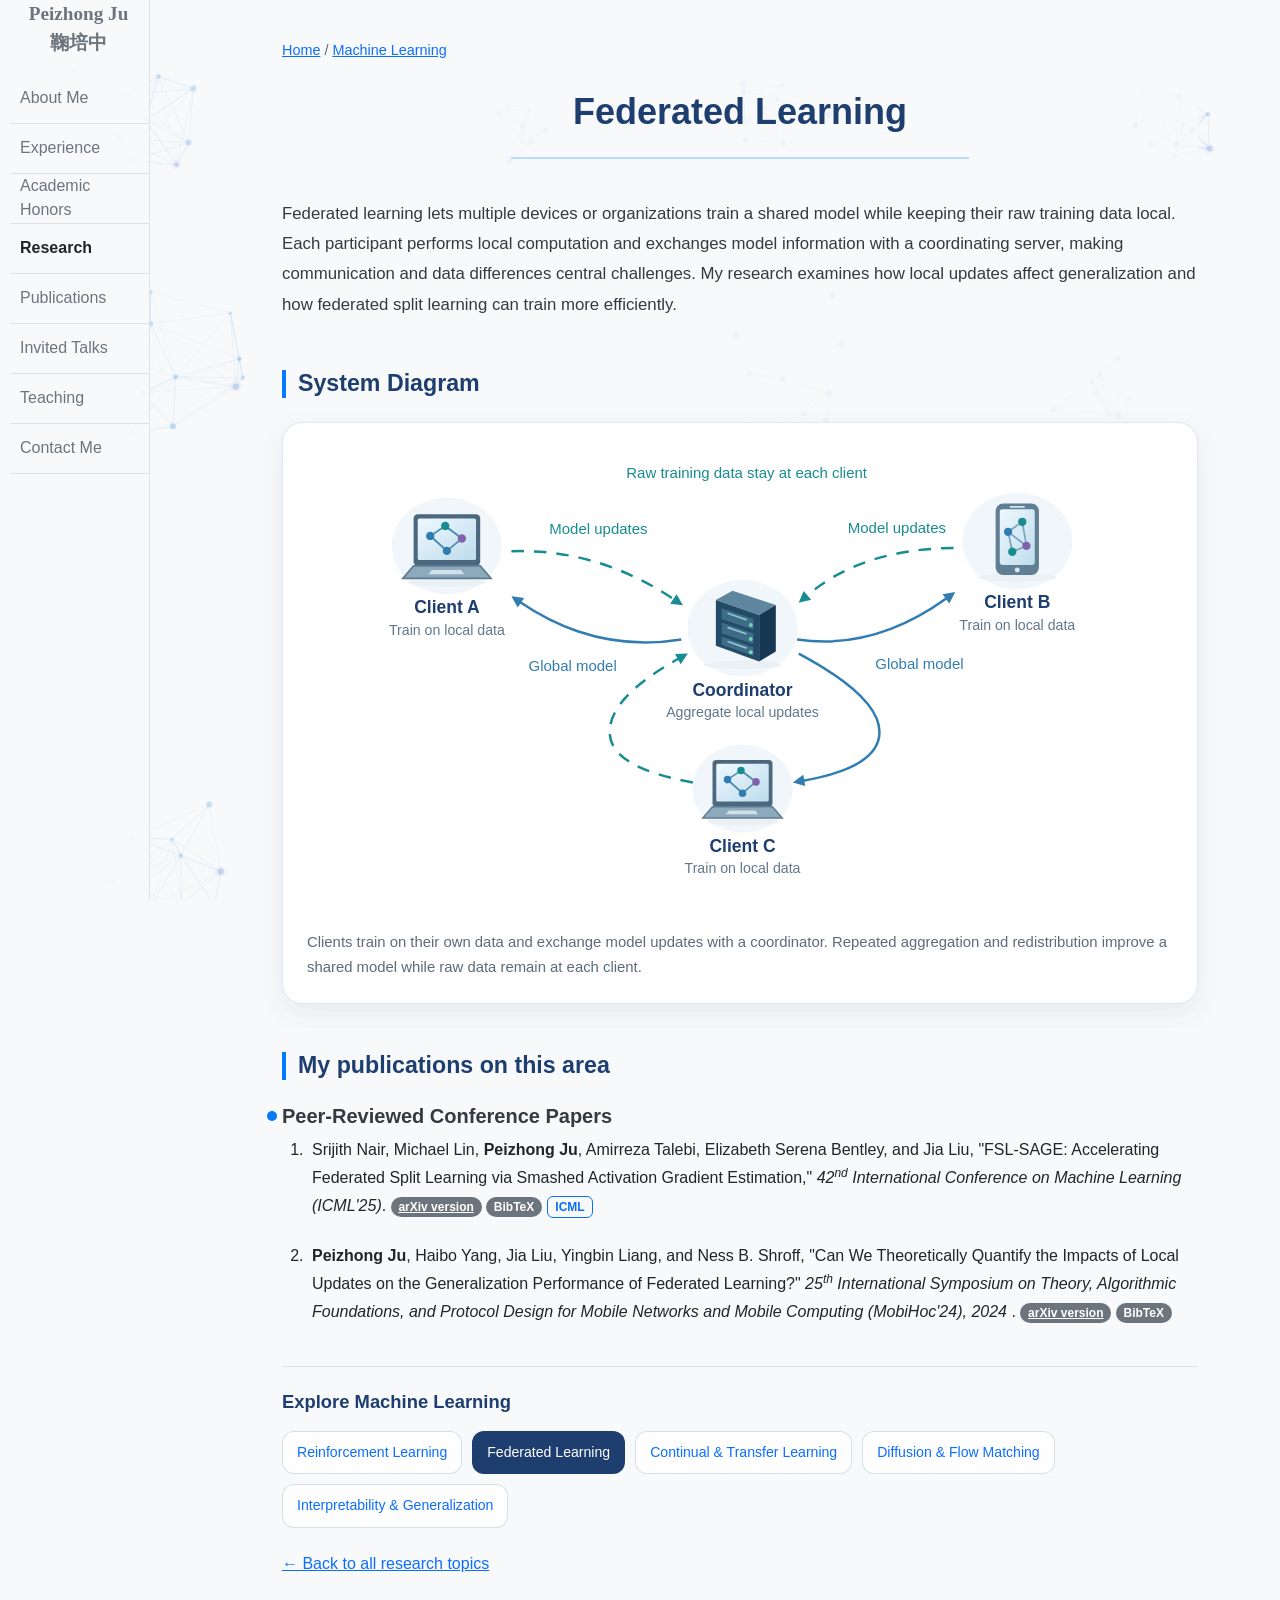
<file: research/federated-learning.html>
<!doctype html>
<html lang="en">
<head>
  <meta charset="utf-8">
  <meta name="viewport" content="width=device-width, initial-scale=1">
  <meta name="description" content="Federated learning lets multiple devices or organizations train a shared model while keeping their raw training data local. Each participant performs local computation and exchanges model information with a coordinating server, making communication and data differences central challenges. My research examines how local updates affect generalization and how federated split learning can train more efficiently.">
  <title>Federated Learning | Peizhong Ju</title>
  <link href="https://cdn.jsdelivr.net/npm/bootstrap@5.0.0-beta3/dist/css/bootstrap.min.css" rel="stylesheet"
    integrity="sha384-eOJMYsd53ii+scO/bJGFsiCZc+5NDVN2yr8+0RDqr0Ql0h+rP48ckxlpbzKgwra6" crossorigin="anonymous">
  <link rel="icon" href="../favicon.ico" type="image/x-icon">
  <link rel="stylesheet" href="../assets/site.css">
  <link rel="stylesheet" href="../assets/research-topic.css">
</head>
<body class="topic-page">
  <nav class="nav flex-column" aria-label="Main navigation">
    <div class="navbar-brand mb-3 not-nav">
      <div class="text-center">
        <span class="ms-2" id="pinyin_name">Peizhong Ju</span><br>
        <span class="ms-2" id="chinese_name">鞠培中</span>
      </div>
    </div>

    <ul class="navbar-nav">
      <li class="nav-item">
        <a class="nav-link" href="../index.html#about">About Me</a>
      </li>
      <li class="nav-item">
        <a class="nav-link" href="../index.html#experience">Experience</a>
      </li>
      <li class="nav-item">
        <a class="nav-link" href="../index.html#honors">Academic Honors</a>
      </li>
      <li class="nav-item">
        <a class="nav-link active" href="../index.html#research">Research</a>
      </li>
      <li class="nav-item">
        <a class="nav-link" href="../index.html#publications">Publications</a>
      </li>
      <li class="nav-item">
        <a class="nav-link" href="../index.html#talks">Invited Talks</a>
      </li>
      <li class="nav-item">
        <a class="nav-link" href="../index.html#teaching">Teaching</a>
      </li>
      <li class="nav-item">
        <a class="nav-link" href="../index.html#contact">Contact Me</a>
      </li>
    </ul>
  </nav>
  <main class="container">
    <section id="overview" class="topic-overview" aria-labelledby="topic-title">
      <div class="topic-breadcrumb"><a href="../index.html">Home</a> / <a href="../index.html#research">Machine Learning</a></div>
      <h1 id="topic-title" class="section-title">Federated Learning</h1>
      <hr>
      <p class="topic-intro">Federated learning lets multiple devices or organizations train a shared model while keeping their raw training data local. Each participant performs local computation and exchanges model information with a coordinating server, making communication and data differences central challenges. My research examines how local updates affect generalization and how federated split learning can train more efficiently.</p>
    </section>
    <section id="system" aria-labelledby="system-title">
      <h2 id="system-title" class="research-subsection-title">System Diagram</h2>
      <figure class="topic-diagram">
        <img src="../assets/research-diagrams/federated-learning.svg" alt="Federated learning system with local client data, local training, model update aggregation, and redistribution of a shared model.">
        <figcaption>Clients train on their own data and exchange model updates with a coordinator. Repeated aggregation and redistribution improve a shared model while raw data remain at each client.</figcaption>
      </figure>
    </section>
    <section id="publications" aria-labelledby="publications-title">
      <h2 id="publications-title" class="research-subsection-title">My publications on this area</h2>
      <div class="timeline-item">
        <h3 class="timeline-title">Peer-Reviewed Conference Papers</h3>
        <ol class="publication-list">
<li>
              Srijith Nair, Michael Lin, <strong>Peizhong Ju</strong>, Amirreza Talebi, Elizabeth Serena Bentley, and
              Jia Liu,
              "FSL-SAGE: Accelerating Federated Split Learning via Smashed Activation Gradient Estimation,"
              <em>42<sup>nd</sup> International Conference on Machine Learning (ICML'25)</em>.
              <a href="https://arxiv.org/pdf/2505.23182" class="badge rounded-pill bg-secondary">arXiv version</a>
              <button type="button" class="badge rounded-pill bg-secondary border-0 toggle-bibtex" aria-expanded="false" aria-controls="bibtex-nair2025fsl">BibTeX</button>
              <span class="badge bg-transparent border border-primary text-primary">ICML</span>
              <pre class="bibtex-entry" id="bibtex-nair2025fsl">
@inproceedings{nair2025fsl,
  title={FSL-SAGE: Accelerating Federated Split Learning via Smashed Activation Gradient Estimation},
  author={Nair, Srijith and Lin, Michael and Ju, Peizhong and Talebi, Amirreza and Bentley, Elizabeth and Liu, Jia},
  booktitle={International Conference on Machine Learning},
  year={2025},
  organization={PMLR}
}
</pre>
            </li>
<li>
              <strong>Peizhong Ju</strong>, Haibo Yang, Jia Liu, Yingbin Liang, and Ness B. Shroff,
              "Can We Theoretically Quantify the Impacts of Local Updates on the Generalization Performance of Federated
              Learning?" <em>25<sup>th</sup> International Symposium on Theory, Algorithmic Foundations, and Protocol
                Design for Mobile Networks and Mobile Computing (MobiHoc'24), 2024
              </em>.
              <a href="https://arxiv.org/pdf/2409.03863" class="badge rounded-pill bg-secondary">arXiv version</a>
              <button type="button" class="badge rounded-pill bg-secondary border-0 toggle-bibtex" aria-expanded="false" aria-controls="bibtex-ju2024can">BibTeX</button>
              <pre class="bibtex-entry" id="bibtex-ju2024can">
@inproceedings{ju2024can,
  title={Can We Theoretically Quantify the Impacts of Local Updates on the Generalization Performance of Federated Learning?},
  author={Ju, Peizhong and Yang, Haibo and Liu, Jia and Liang, Yingbin and Shroff, Ness},
  booktitle={Proceedings of the Twenty-fifth International Symposium on Theory, Algorithmic Foundations, and Protocol Design for Mobile Networks and Mobile Computing (MobiHoc'24)},
  pages={141--150},
  year={2024}
}</pre>
            </li>
        </ol>
      </div>
      <div class="topic-explore">
        <h3>Explore Machine Learning</h3>
        <ul class="topic-links">
          <li><a href="reinforcement-learning.html">Reinforcement Learning</a></li><li><span aria-current="page">Federated Learning</span></li><li><a href="continual-transfer-learning.html">Continual &amp; Transfer Learning</a></li><li><a href="diffusion-flow-matching.html">Diffusion &amp; Flow Matching</a></li><li><a href="interpretability-generalization.html">Interpretability &amp; Generalization</a></li>
        </ul>
        <a href="../index.html#research">← Back to all research topics</a>
      </div>
    </section>
  </main>
  <script src="../assets/research-topic.js"></script>
  <script src="../assets/neural-background.js"></script>
</body>
</html>
</file>
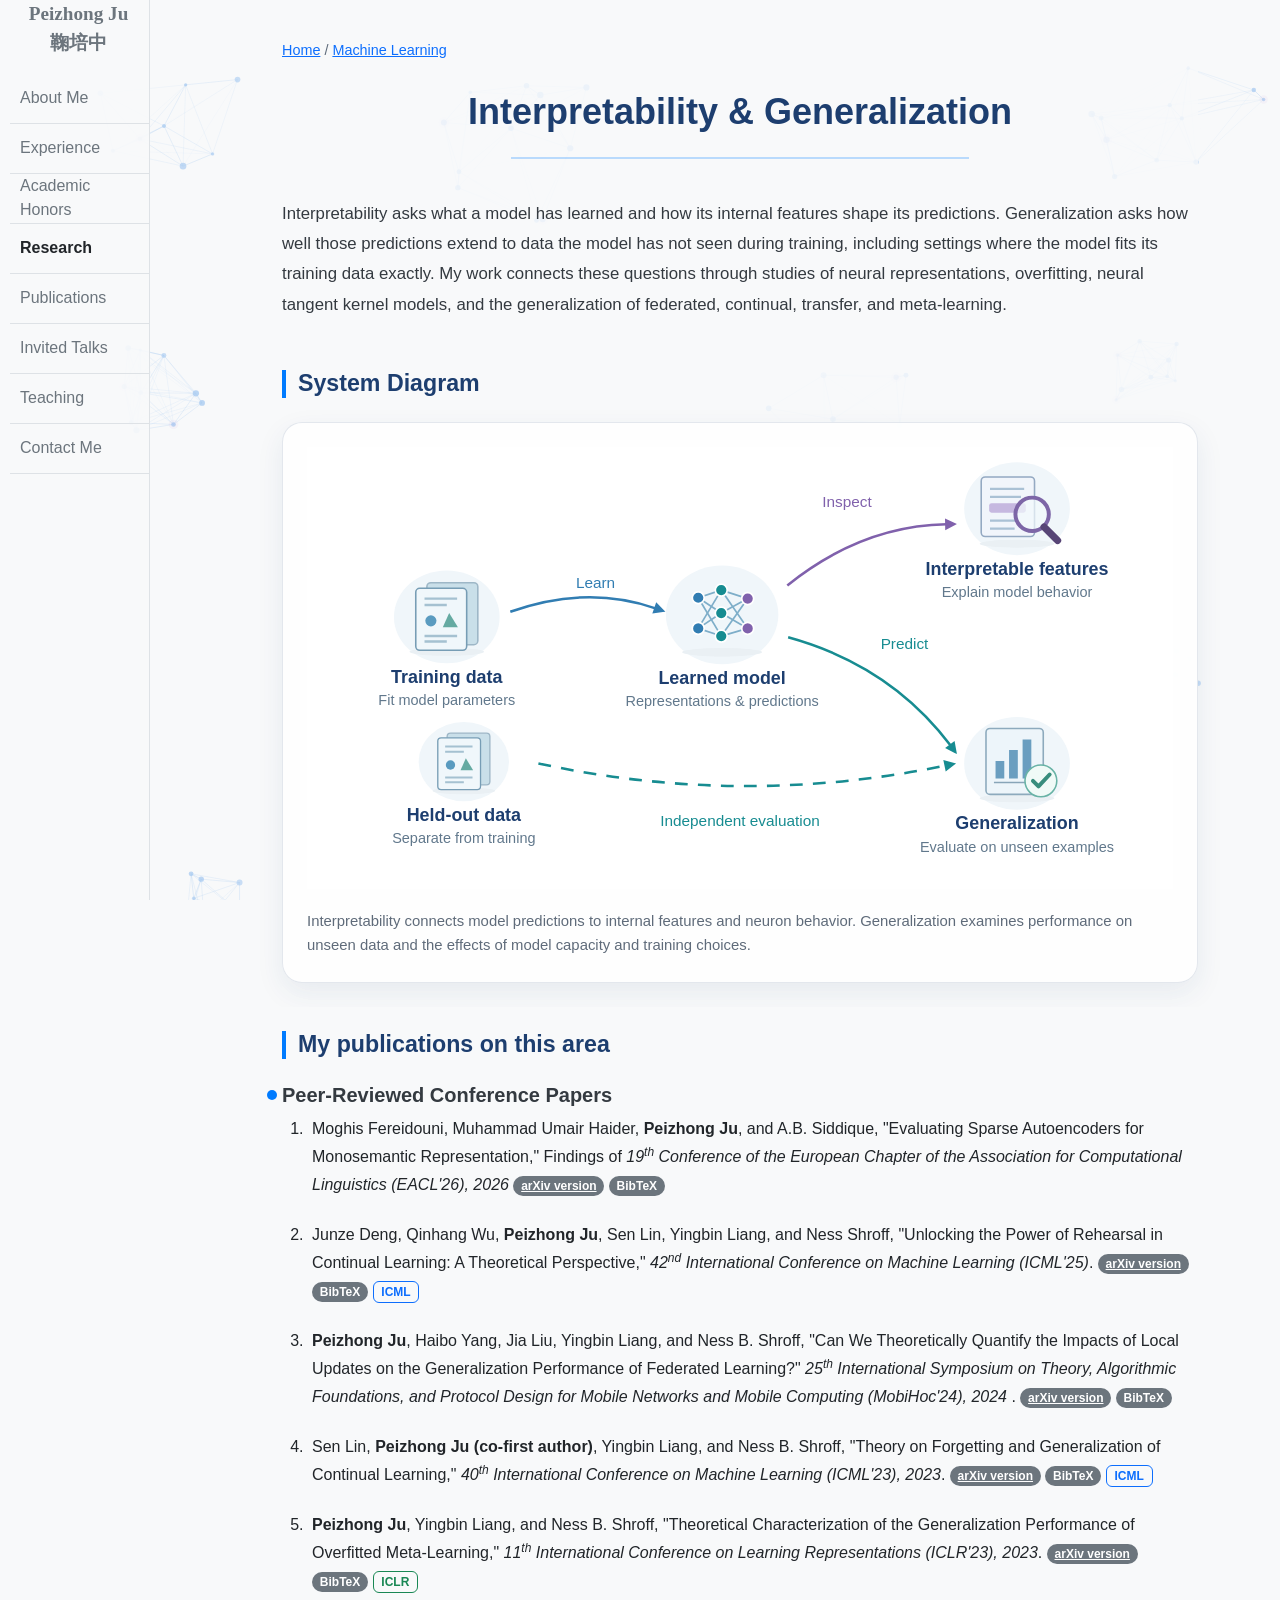
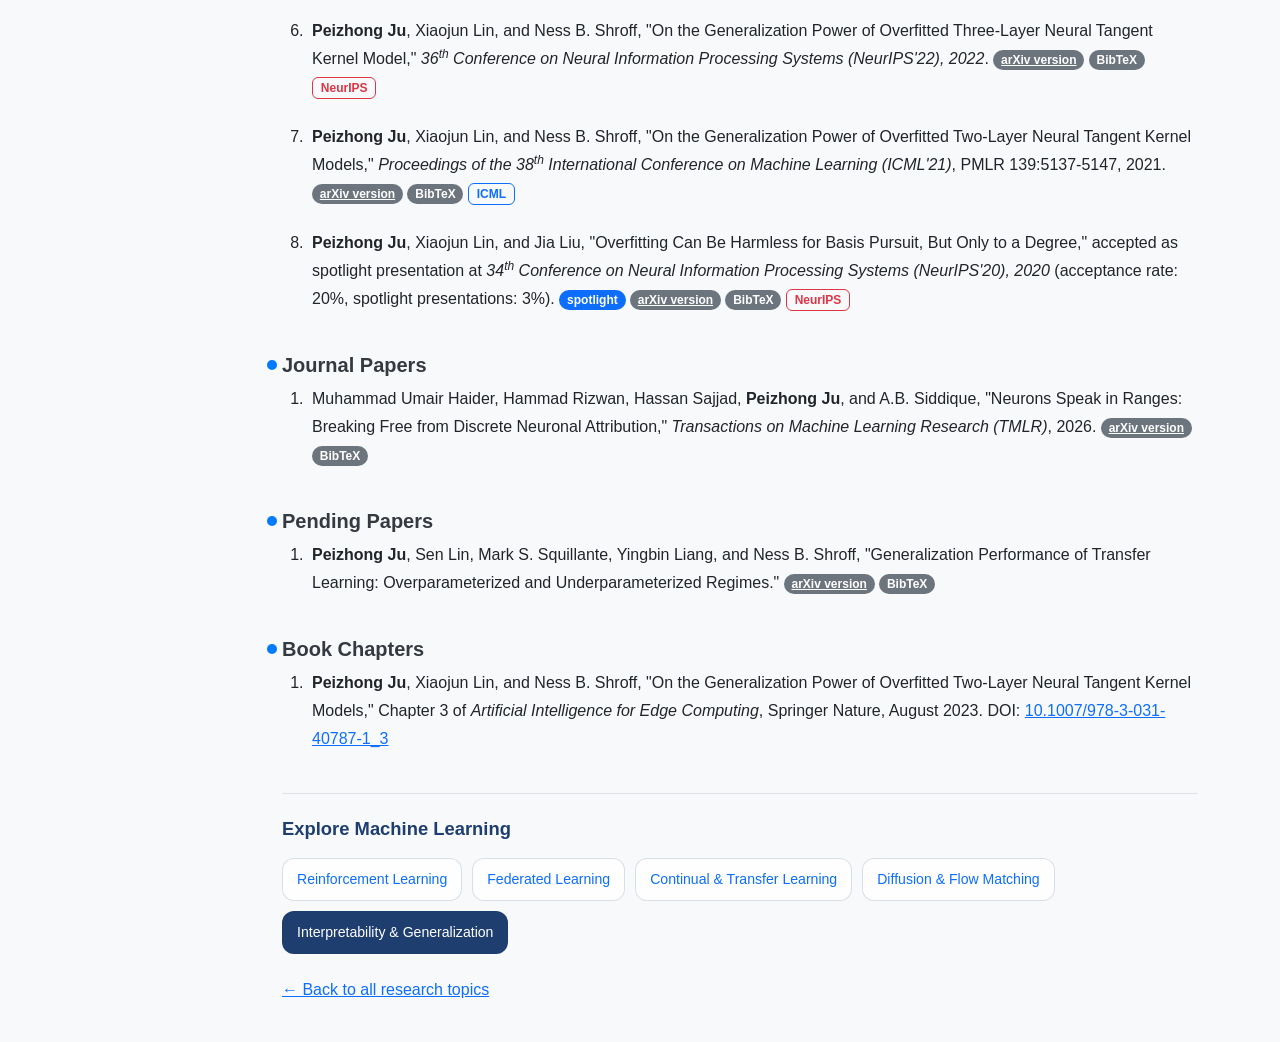
<file: research/interpretability-generalization.html>
<!doctype html>
<html lang="en">
<head>
  <meta charset="utf-8">
  <meta name="viewport" content="width=device-width, initial-scale=1">
  <meta name="description" content="Interpretability asks what a model has learned and how its internal features shape its predictions. Generalization asks how well those predictions extend to data the model has not seen during training, including settings where the model fits its training data exactly. My work connects these questions through studies of neural representations, overfitting, neural tangent kernel models, and the generalization of federated, continual, transfer, and meta-learning.">
  <title>Interpretability &amp; Generalization | Peizhong Ju</title>
  <link href="https://cdn.jsdelivr.net/npm/bootstrap@5.0.0-beta3/dist/css/bootstrap.min.css" rel="stylesheet"
    integrity="sha384-eOJMYsd53ii+scO/bJGFsiCZc+5NDVN2yr8+0RDqr0Ql0h+rP48ckxlpbzKgwra6" crossorigin="anonymous">
  <link rel="icon" href="../favicon.ico" type="image/x-icon">
  <link rel="stylesheet" href="../assets/site.css">
  <link rel="stylesheet" href="../assets/research-topic.css">
</head>
<body class="topic-page">
  <nav class="nav flex-column" aria-label="Main navigation">
    <div class="navbar-brand mb-3 not-nav">
      <div class="text-center">
        <span class="ms-2" id="pinyin_name">Peizhong Ju</span><br>
        <span class="ms-2" id="chinese_name">鞠培中</span>
      </div>
    </div>

    <ul class="navbar-nav">
      <li class="nav-item">
        <a class="nav-link" href="../index.html#about">About Me</a>
      </li>
      <li class="nav-item">
        <a class="nav-link" href="../index.html#experience">Experience</a>
      </li>
      <li class="nav-item">
        <a class="nav-link" href="../index.html#honors">Academic Honors</a>
      </li>
      <li class="nav-item">
        <a class="nav-link active" href="../index.html#research">Research</a>
      </li>
      <li class="nav-item">
        <a class="nav-link" href="../index.html#publications">Publications</a>
      </li>
      <li class="nav-item">
        <a class="nav-link" href="../index.html#talks">Invited Talks</a>
      </li>
      <li class="nav-item">
        <a class="nav-link" href="../index.html#teaching">Teaching</a>
      </li>
      <li class="nav-item">
        <a class="nav-link" href="../index.html#contact">Contact Me</a>
      </li>
    </ul>
  </nav>
  <main class="container">
    <section id="overview" class="topic-overview" aria-labelledby="topic-title">
      <div class="topic-breadcrumb"><a href="../index.html">Home</a> / <a href="../index.html#research">Machine Learning</a></div>
      <h1 id="topic-title" class="section-title">Interpretability &amp; Generalization</h1>
      <hr>
      <p class="topic-intro">Interpretability asks what a model has learned and how its internal features shape its predictions. Generalization asks how well those predictions extend to data the model has not seen during training, including settings where the model fits its training data exactly. My work connects these questions through studies of neural representations, overfitting, neural tangent kernel models, and the generalization of federated, continual, transfer, and meta-learning.</p>
    </section>
    <section id="system" aria-labelledby="system-title">
      <h2 id="system-title" class="research-subsection-title">System Diagram</h2>
      <figure class="topic-diagram">
        <img src="../assets/research-diagrams/interpretability-generalization.svg" alt="A trained model connects internal features and explanations with evaluation on held-out data to study interpretability and generalization.">
        <figcaption>Interpretability connects model predictions to internal features and neuron behavior. Generalization examines performance on unseen data and the effects of model capacity and training choices.</figcaption>
      </figure>
    </section>
    <section id="publications" aria-labelledby="publications-title">
      <h2 id="publications-title" class="research-subsection-title">My publications on this area</h2>
      <div class="timeline-item">
        <h3 class="timeline-title">Peer-Reviewed Conference Papers</h3>
        <ol class="publication-list">
<li>
              Moghis Fereidouni, Muhammad Umair Haider, <strong>Peizhong Ju</strong>, and A.B. Siddique, "Evaluating
              Sparse Autoencoders for Monosemantic Representation,"
              Findings of <em>19<sup>th</sup> Conference of the European
                Chapter of the Association for Computational Linguistics (EACL'26), 2026</em>
              <a href="https://arxiv.org/pdf/2508.15094" class="badge rounded-pill bg-secondary">arXiv version</a>
              <button type="button" class="badge rounded-pill bg-secondary border-0 toggle-bibtex" aria-expanded="false" aria-controls="bibtex-fereidouni2025evaluating">BibTeX</button>
              <pre class="bibtex-entry" id="bibtex-fereidouni2025evaluating">
@article{fereidouni2025evaluating,
  title={Evaluating Sparse Autoencoders for Monosemantic Representation},
  author={Fereidouni, Moghis and Haider, Muhammad Umair and Ju, Peizhong and Siddique, AB},
  journal={arXiv preprint arXiv:2508.15094},
  year={2025}
}
</pre>
            </li>
<li>
              Junze Deng, Qinhang Wu, <strong>Peizhong Ju</strong>, Sen Lin, Yingbin Liang, and Ness Shroff,
              "Unlocking the Power of Rehearsal in Continual Learning: A Theoretical Perspective,"
              <em>42<sup>nd</sup> International Conference on Machine Learning (ICML'25)</em>.
              <a href="https://arxiv.org/pdf/2506.00205" class="badge rounded-pill bg-secondary">arXiv version</a>
              <button type="button" class="badge rounded-pill bg-secondary border-0 toggle-bibtex" aria-expanded="false" aria-controls="bibtex-deng2025unlocking">BibTeX</button>
              <span class="badge bg-transparent border border-primary text-primary">ICML</span>
              <pre class="bibtex-entry" id="bibtex-deng2025unlocking">
@inproceedings{deng2025unlocking,
  title={Unlocking the Power of Rehearsal in Continual Learning: A Theoretical Perspective},
  author={Deng, Junze and Wu, Qinhang and Ju, Peizhong and Lin, Sen and Liang, Yingbin and Shroff, Ness},
  booktitle={International Conference on Machine Learning},
  year={2025},
  organization={PMLR}
}
</pre>
            </li>
<li>
              <strong>Peizhong Ju</strong>, Haibo Yang, Jia Liu, Yingbin Liang, and Ness B. Shroff,
              "Can We Theoretically Quantify the Impacts of Local Updates on the Generalization Performance of Federated
              Learning?" <em>25<sup>th</sup> International Symposium on Theory, Algorithmic Foundations, and Protocol
                Design for Mobile Networks and Mobile Computing (MobiHoc'24), 2024
              </em>.
              <a href="https://arxiv.org/pdf/2409.03863" class="badge rounded-pill bg-secondary">arXiv version</a>
              <button type="button" class="badge rounded-pill bg-secondary border-0 toggle-bibtex" aria-expanded="false" aria-controls="bibtex-ju2024can">BibTeX</button>
              <pre class="bibtex-entry" id="bibtex-ju2024can">
@inproceedings{ju2024can,
  title={Can We Theoretically Quantify the Impacts of Local Updates on the Generalization Performance of Federated Learning?},
  author={Ju, Peizhong and Yang, Haibo and Liu, Jia and Liang, Yingbin and Shroff, Ness},
  booktitle={Proceedings of the Twenty-fifth International Symposium on Theory, Algorithmic Foundations, and Protocol Design for Mobile Networks and Mobile Computing (MobiHoc'24)},
  pages={141--150},
  year={2024}
}</pre>
            </li>
<li>
              Sen Lin, <strong>Peizhong Ju (co-first author)</strong>, Yingbin Liang, and Ness B. Shroff, "Theory
              on Forgetting and Generalization of Continual Learning," <em>40<sup>th</sup> International
                Conference on Machine Learning (ICML'23), 2023</em>.
              <a href="https://arxiv.org/pdf/2302.05836.pdf" class="badge rounded-pill bg-secondary">arXiv version</a>
              <button type="button" class="badge rounded-pill bg-secondary border-0 toggle-bibtex" aria-expanded="false" aria-controls="bibtex-lin2023theory">BibTeX</button>
              <span class="badge bg-transparent border border-primary text-primary">ICML</span>
              <pre class="bibtex-entry" id="bibtex-lin2023theory">
@inproceedings{lin2023theory,
  title={Theory on forgetting and generalization of continual learning},
  author={Lin, Sen and Ju, Peizhong and Liang, Yingbin and Shroff, Ness},
  booktitle={International Conference on Machine Learning},
  pages={21078--21100},
  year={2023},
  organization={PMLR}
}</pre>
            </li>
<li>
              <strong>Peizhong Ju</strong>, Yingbin Liang, and Ness B. Shroff, "Theoretical Characterization of
              the Generalization Performance of Overfitted Meta-Learning," <em>11<sup>th</sup>
                International Conference on Learning Representations (ICLR'23), 2023</em>.
              <a href="https://arxiv.org/pdf/2304.04312.pdf" class="badge rounded-pill bg-secondary">arXiv version</a>
              <button type="button" class="badge rounded-pill bg-secondary border-0 toggle-bibtex" aria-expanded="false" aria-controls="bibtex-jutheoretical">BibTeX</button>
              <span class="badge bg-transparent border border-success text-success">ICLR</span>
              <pre class="bibtex-entry" id="bibtex-jutheoretical">
@inproceedings{jutheoretical,
  title={Theoretical Characterization of the Generalization Performance of Overfitted Meta-Learning},
  author={Ju, Peizhong and Liang, Yingbin and Shroff, Ness},
  booktitle={The Eleventh International Conference on Learning Representations},
  year={2023},
  url={https://openreview.net/forum?id=Jifob4dSh99}
}</pre>
            </li>
<li>
              <strong>Peizhong Ju</strong>, Xiaojun Lin, and Ness B. Shroff, "On the Generalization Power of
              Overfitted Three-Layer Neural Tangent Kernel Model," <em>36<sup>th</sup> Conference on Neural Information
                Processing Systems (NeurIPS'22), 2022</em>.
              <a href="https://download.arxiv.org/pdf/2206.02047v1.pdf" class="badge rounded-pill bg-secondary">arXiv
                version</a>
              <button type="button" class="badge rounded-pill bg-secondary border-0 toggle-bibtex" aria-expanded="false" aria-controls="bibtex-ju2022generalization">BibTeX</button>
              <span class="badge bg-transparent border border-danger text-danger">NeurIPS</span>
              <pre class="bibtex-entry" id="bibtex-ju2022generalization">
@article{ju2022generalization,
  title={On the generalization power of the overfitted three-layer neural tangent kernel model},
  author={Ju, Peizhong and Lin, Xiaojun and Shroff, Ness},
  journal={Advances in neural information processing systems},
  volume={35},
  pages={26135--26146},
  year={2022}
}</pre>
            </li>
<li>
              <strong>Peizhong Ju</strong>, Xiaojun Lin, and Ness B. Shroff, "On the Generalization Power of
              Overfitted Two-Layer Neural Tangent Kernel Models," <em>Proceedings of the 38<sup>th</sup> International
                Conference on Machine Learning (ICML'21)</em>, PMLR 139:5137-5147, 2021.
              <a href="https://arxiv.org/pdf/2103.05243.pdf" class="badge rounded-pill bg-secondary">arXiv version</a>
              <button type="button" class="badge rounded-pill bg-secondary border-0 toggle-bibtex" aria-expanded="false" aria-controls="bibtex-ju2021generalization">BibTeX</button>
              <span class="badge bg-transparent border border-primary text-primary">ICML</span>
              <pre class="bibtex-entry" id="bibtex-ju2021generalization">
@inproceedings{ju2021generalization,
  title={On the generalization power of overfitted two-layer neural tangent kernel models},
  author={Ju, Peizhong and Lin, Xiaojun and Shroff, Ness},
  booktitle={International Conference on Machine Learning},
  pages={5137--5147},
  year={2021},
  organization={PMLR}
}</pre>
            </li>
<li>
              <strong>Peizhong Ju</strong>, Xiaojun Lin, and Jia Liu, "Overfitting Can Be Harmless for Basis
              Pursuit, But Only to a Degree," accepted as spotlight presentation at <em>34<sup>th</sup>
                Conference on Neural Information Processing Systems (NeurIPS'20), 2020</em> (acceptance rate: 20%,
              spotlight presentations: 3%). <span class="badge rounded-pill bg-primary">spotlight</span>
              <a href="https://arxiv.org/pdf/2002.00492.pdf" class="badge rounded-pill bg-secondary">arXiv version</a>
              <button type="button" class="badge rounded-pill bg-secondary border-0 toggle-bibtex" aria-expanded="false" aria-controls="bibtex-ju2020overfitting">BibTeX</button>
              <span class="badge bg-transparent border border-danger text-danger">NeurIPS</span>
              <pre class="bibtex-entry" id="bibtex-ju2020overfitting">
@article{ju2020overfitting,
  title={Overfitting can be harmless for basis pursuit, but only to a degree},
  author={Ju, Peizhong and Lin, Xiaojun and Liu, Jia},
  journal={Advances in Neural Information Processing Systems},
  volume={33},
  pages={7956--7967},
  year={2020}
}</pre>
            </li>
        </ol>
      </div>
      <div class="timeline-item">
        <h3 class="timeline-title">Journal Papers</h3>
        <ol class="publication-list">
<li>
              Muhammad Umair Haider, Hammad Rizwan, Hassan Sajjad, <strong>Peizhong Ju</strong>, and A.B. Siddique,
              "Neurons Speak in Ranges: Breaking Free from Discrete Neuronal Attribution," <em>Transactions on Machine
                Learning
                Research (TMLR)</em>, 2026.
              <a href="https://arxiv.org/pdf/2502.06809.pdf" class="badge rounded-pill bg-secondary">arXiv version</a>
              <button type="button" class="badge rounded-pill bg-secondary border-0 toggle-bibtex" aria-expanded="false" aria-controls="bibtex-haider2025neurons">BibTeX</button>
              <pre class="bibtex-entry" id="bibtex-haider2025neurons">
@article{haider2025neurons,
  title={Neurons Speak in Ranges: Breaking Free from Discrete Neuronal Attribution},
  author={Haider, Muhammad Umair and Rizwan, Hammad and Sajjad, Hassan and Ju, Peizhong and Siddique, AB},
  journal={arXiv preprint arXiv:2502.06809},
  year={2025}
}</pre>
            </li>
        </ol>
      </div>
      <div class="timeline-item">
        <h3 class="timeline-title">Pending Papers</h3>
        <ol class="publication-list">
<li>
              <strong>Peizhong Ju</strong>, Sen Lin, Mark S. Squillante, Yingbin Liang, and Ness B. Shroff,
              "Generalization Performance of Transfer Learning: Overparameterized and Underparameterized Regimes."
              <a href="https://arxiv.org/pdf/2306.04901.pdf" class="badge rounded-pill bg-secondary">arXiv version</a>
              <button type="button" class="badge rounded-pill bg-secondary border-0 toggle-bibtex" aria-expanded="false" aria-controls="bibtex-ju2023generalization">BibTeX</button>
              <pre class="bibtex-entry" id="bibtex-ju2023generalization">
@article{ju2023generalization,
  title={Generalization performance of transfer learning: Overparameterized and underparameterized regimes},
  author={Ju, Peizhong and Lin, Sen and Squillante, Mark S and Liang, Yingbin and Shroff, Ness B},
  journal={arXiv preprint arXiv:2306.04901},
  year={2023}
}</pre>
            </li>
        </ol>
      </div>
      <div class="timeline-item">
        <h3 class="timeline-title">Book Chapters</h3>
        <ol class="publication-list">
<li>
              <strong>Peizhong Ju</strong>, Xiaojun Lin, and Ness B. Shroff, "On the Generalization Power of Overfitted
              Two-Layer Neural Tangent Kernel Models," Chapter 3 of <em>Artificial Intelligence for Edge Computing</em>,
              Springer Nature, August 2023. DOI: <a
                href="http://dx.doi.org/10.1007/978-3-031-40787-1_3">10.1007/978-3-031-40787-1_3</a>
            </li>
        </ol>
      </div>
      <div class="topic-explore">
        <h3>Explore Machine Learning</h3>
        <ul class="topic-links">
          <li><a href="reinforcement-learning.html">Reinforcement Learning</a></li><li><a href="federated-learning.html">Federated Learning</a></li><li><a href="continual-transfer-learning.html">Continual &amp; Transfer Learning</a></li><li><a href="diffusion-flow-matching.html">Diffusion &amp; Flow Matching</a></li><li><span aria-current="page">Interpretability &amp; Generalization</span></li>
        </ul>
        <a href="../index.html#research">← Back to all research topics</a>
      </div>
    </section>
  </main>
  <script src="../assets/research-topic.js"></script>
  <script src="../assets/neural-background.js"></script>
</body>
</html>
</file>
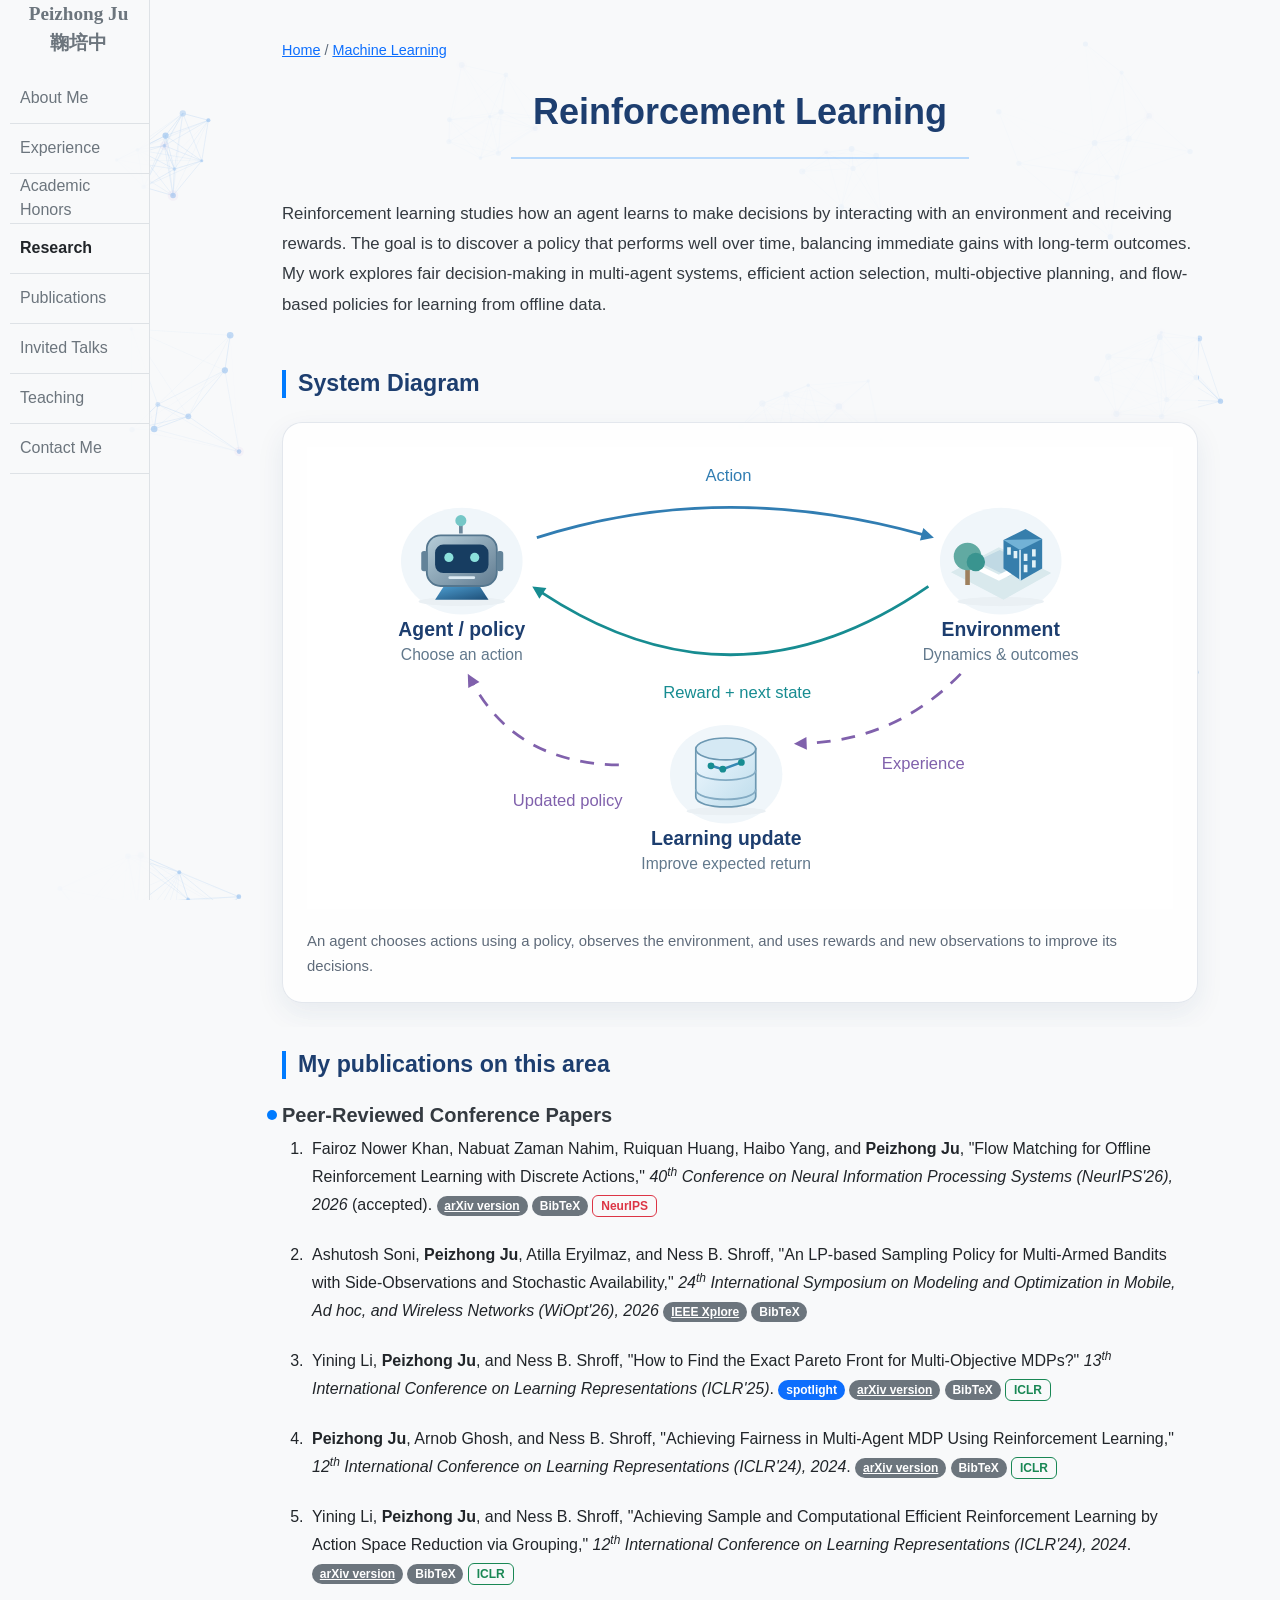
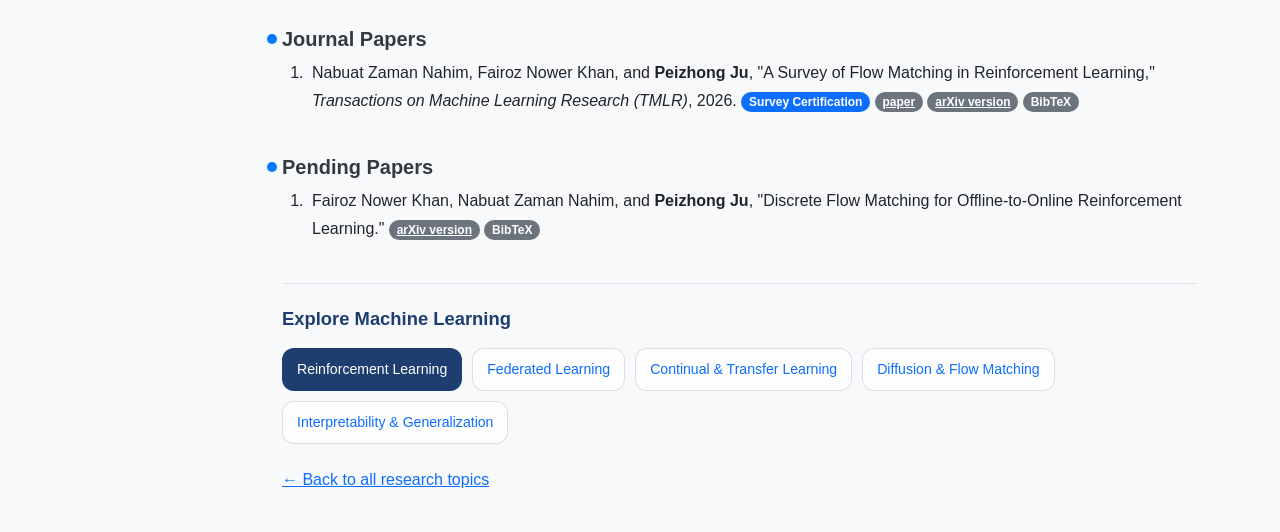
<file: research/reinforcement-learning.html>
<!doctype html>
<html lang="en">
<head>
  <meta charset="utf-8">
  <meta name="viewport" content="width=device-width, initial-scale=1">
  <meta name="description" content="Reinforcement learning studies how an agent learns to make decisions by interacting with an environment and receiving rewards. The goal is to discover a policy that performs well over time, balancing immediate gains with long-term outcomes. My work explores fair decision-making in multi-agent systems, efficient action selection, multi-objective planning, and flow-based policies for learning from offline data.">
  <title>Reinforcement Learning | Peizhong Ju</title>
  <link href="https://cdn.jsdelivr.net/npm/bootstrap@5.0.0-beta3/dist/css/bootstrap.min.css" rel="stylesheet"
    integrity="sha384-eOJMYsd53ii+scO/bJGFsiCZc+5NDVN2yr8+0RDqr0Ql0h+rP48ckxlpbzKgwra6" crossorigin="anonymous">
  <link rel="icon" href="../favicon.ico" type="image/x-icon">
  <link rel="stylesheet" href="../assets/site.css">
  <link rel="stylesheet" href="../assets/research-topic.css">
</head>
<body class="topic-page">
  <nav class="nav flex-column" aria-label="Main navigation">
    <div class="navbar-brand mb-3 not-nav">
      <div class="text-center">
        <span class="ms-2" id="pinyin_name">Peizhong Ju</span><br>
        <span class="ms-2" id="chinese_name">鞠培中</span>
      </div>
    </div>

    <ul class="navbar-nav">
      <li class="nav-item">
        <a class="nav-link" href="../index.html#about">About Me</a>
      </li>
      <li class="nav-item">
        <a class="nav-link" href="../index.html#experience">Experience</a>
      </li>
      <li class="nav-item">
        <a class="nav-link" href="../index.html#honors">Academic Honors</a>
      </li>
      <li class="nav-item">
        <a class="nav-link active" href="../index.html#research">Research</a>
      </li>
      <li class="nav-item">
        <a class="nav-link" href="../index.html#publications">Publications</a>
      </li>
      <li class="nav-item">
        <a class="nav-link" href="../index.html#talks">Invited Talks</a>
      </li>
      <li class="nav-item">
        <a class="nav-link" href="../index.html#teaching">Teaching</a>
      </li>
      <li class="nav-item">
        <a class="nav-link" href="../index.html#contact">Contact Me</a>
      </li>
    </ul>
  </nav>
  <main class="container">
    <section id="overview" class="topic-overview" aria-labelledby="topic-title">
      <div class="topic-breadcrumb"><a href="../index.html">Home</a> / <a href="../index.html#research">Machine Learning</a></div>
      <h1 id="topic-title" class="section-title">Reinforcement Learning</h1>
      <hr>
      <p class="topic-intro">Reinforcement learning studies how an agent learns to make decisions by interacting with an environment and receiving rewards. The goal is to discover a policy that performs well over time, balancing immediate gains with long-term outcomes. My work explores fair decision-making in multi-agent systems, efficient action selection, multi-objective planning, and flow-based policies for learning from offline data.</p>
    </section>
    <section id="system" aria-labelledby="system-title">
      <h2 id="system-title" class="research-subsection-title">System Diagram</h2>
      <figure class="topic-diagram">
        <img src="../assets/research-diagrams/reinforcement-learning.svg" alt="Reinforcement learning feedback loop connecting an agent, its policy, actions, the environment, observations, and rewards.">
        <figcaption>An agent chooses actions using a policy, observes the environment, and uses rewards and new observations to improve its decisions.</figcaption>
      </figure>
    </section>
    <section id="publications" aria-labelledby="publications-title">
      <h2 id="publications-title" class="research-subsection-title">My publications on this area</h2>
      <div class="timeline-item">
        <h3 class="timeline-title">Peer-Reviewed Conference Papers</h3>
        <ol class="publication-list">
<li>
              Fairoz Nower Khan, Nabuat Zaman Nahim, Ruiquan Huang, Haibo Yang, and <strong>Peizhong Ju</strong>,
              "Flow Matching for Offline Reinforcement Learning with Discrete Actions,"
              <em>40<sup>th</sup> Conference on Neural Information Processing Systems (NeurIPS'26), 2026</em> (accepted).
              <a href="https://arxiv.org/pdf/2602.06138" class="badge rounded-pill bg-secondary">arXiv version</a>
              <button type="button" class="badge rounded-pill bg-secondary border-0 toggle-bibtex" aria-expanded="false" aria-controls="bibtex-khan2026flowmatchingofflinereinforcement">BibTeX</button>
              <span class="badge bg-transparent border border-danger text-danger">NeurIPS</span>
              <pre class="bibtex-entry" id="bibtex-khan2026flowmatchingofflinereinforcement">
@inproceedings{khan2026flowmatchingofflinereinforcement,
  title={Flow Matching for Offline Reinforcement Learning with Discrete Actions},
  author={Fairoz Nower Khan and Nabuat Zaman Nahim and Ruiquan Huang and Haibo Yang and Peizhong Ju},
  booktitle={Advances in Neural Information Processing Systems},
  year={2026},
  note={Accepted},
  url={https://arxiv.org/abs/2602.06138}
}</pre>
            </li>
<li>
              Ashutosh Soni, <strong>Peizhong Ju</strong>, Atilla Eryilmaz, and Ness B. Shroff,
              "An LP-based Sampling Policy for Multi-Armed Bandits with Side-Observations and Stochastic Availability,"
              <em>24<sup>th</sup> International Symposium on Modeling and Optimization in Mobile, Ad hoc, and Wireless
                Networks (WiOpt'26), 2026</em>
              <a href="https://ieeexplore.ieee.org/document/11568170" class="badge rounded-pill bg-secondary">IEEE Xplore</a>
              <button type="button" class="badge rounded-pill bg-secondary border-0 toggle-bibtex" aria-expanded="false" aria-controls="bibtex-soni2026lp">BibTeX</button>
              <pre class="bibtex-entry" id="bibtex-soni2026lp">
@inproceedings{soni2026lp,
  title={An LP-based Sampling Policy for Multi-Armed Bandits with Side-Observations and Stochastic Availability},
  author={Soni, Ashutosh and Ju, Peizhong and Eryilmaz, Atilla and Shroff, Ness B.},
  booktitle={International Symposium on Modeling and Optimization in Mobile, Ad hoc, and Wireless Networks (WiOpt)},
  year={2026}
}
</pre>
            </li>
<li>
              Yining Li, <strong>Peizhong Ju</strong>, and Ness B. Shroff, "How to Find the Exact Pareto Front for
              Multi-Objective MDPs?"
              <em>13<sup>th</sup> International Conference on Learning Representations (ICLR'25)</em>.
              <span class="badge rounded-pill bg-primary">spotlight</span>
              <a href="https://arxiv.org/pdf/2410.15557" class="badge rounded-pill bg-secondary">arXiv version</a>
              <button type="button" class="badge rounded-pill bg-secondary border-0 toggle-bibtex" aria-expanded="false" aria-controls="bibtex-li2024find">BibTeX</button>
              <span class="badge bg-transparent border border-success text-success">ICLR</span>
              <pre class="bibtex-entry" id="bibtex-li2024find">
@inproceedings{
  li2024find,
  title={How to Find the Exact Pareto Front for Multi-Objective {MDPs}?},
  author={Yining Li and Peizhong Ju and Ness B. Shroff},
  booktitle={The Thirteenth International Conference on Learning Representations},
  year={2025}
}</pre>
            </li>
<li>
              <strong>Peizhong Ju</strong>, Arnob Ghosh, and Ness B. Shroff,
              "Achieving Fairness in Multi-Agent MDP Using Reinforcement Learning," <em>12<sup>th</sup>
                International
                Conference on Learning Representations (ICLR'24), 2024</em>.
              <a href="https://arxiv.org/pdf/2306.00324.pdf" class="badge rounded-pill bg-secondary">arXiv version</a>
              <button type="button" class="badge rounded-pill bg-secondary border-0 toggle-bibtex" aria-expanded="false" aria-controls="bibtex-ju2024achieving">BibTeX</button>
              <span class="badge bg-transparent border border-success text-success">ICLR</span>
              <pre class="bibtex-entry" id="bibtex-ju2024achieving">
@inproceedings{
  ju2024achieving,
  title={Achieving Fairness in Multi-Agent {MDP} Using Reinforcement Learning},
  author={Peizhong Ju and Arnob Ghosh and Ness Shroff},
  booktitle={The Twelfth International Conference on Learning Representations},
  year={2024},
  url={https://openreview.net/forum?id=yoVq2BGQdP}
}</pre>
            </li>
<li>
              Yining Li, <strong>Peizhong Ju</strong>, and Ness B. Shroff,
              "Achieving Sample and Computational Efficient Reinforcement Learning by Action Space Reduction via
              Grouping," <em>12<sup>th</sup>
                International
                Conference on Learning Representations (ICLR'24), 2024</em>.
              <a href="https://arxiv.org/pdf/2306.12981.pdf" class="badge rounded-pill bg-secondary">arXiv version</a>
              <button type="button" class="badge rounded-pill bg-secondary border-0 toggle-bibtex" aria-expanded="false" aria-controls="bibtex-liachieving">BibTeX</button>
              <span class="badge bg-transparent border border-success text-success">ICLR</span>
              <pre class="bibtex-entry" id="bibtex-liachieving">
@inproceedings{liachieving,
  title={Achieving Sample and Computational Efficient Reinforcement Learning by Action Space Reduction via Grouping},
  author={Li, Yining and Ju, Peizhong and Shroff, Ness},
  booktitle={The Twelfth International Conference on Learning Representations},
  year={2024},
  url={https://openreview.net/forum?id=MOmqfJovQ6}
}</pre>
            </li>
        </ol>
      </div>
      <div class="timeline-item">
        <h3 class="timeline-title">Journal Papers</h3>
        <ol class="publication-list">
<li>
              Nabuat Zaman Nahim, Fairoz Nower Khan, and <strong>Peizhong Ju</strong>, "A Survey of Flow Matching in
              Reinforcement Learning," <em>Transactions on Machine Learning Research (TMLR)</em>, 2026.
              <span class="badge rounded-pill bg-primary">Survey Certification</span>
              <a href="https://openreview.net/forum?id=P6e5IC4gPe" class="badge rounded-pill bg-secondary">paper</a>
              <a href="https://arxiv.org/pdf/2610.16275" class="badge rounded-pill bg-secondary">arXiv version</a>
              <button type="button" class="badge rounded-pill bg-secondary border-0 toggle-bibtex" aria-expanded="false" aria-controls="bibtex-nahim2026survey">BibTeX</button>
              <pre class="bibtex-entry" id="bibtex-nahim2026survey">
@article{nahim2026survey,
  title={A Survey of Flow Matching in Reinforcement Learning},
  author={Nahim, Nabuat Zaman and Khan, Fairoz Nower and Ju, Peizhong},
  journal={Transactions on Machine Learning Research},
  year={2026},
  url={https://openreview.net/forum?id=P6e5IC4gPe}
}</pre>
            </li>
        </ol>
      </div>
      <div class="timeline-item">
        <h3 class="timeline-title">Pending Papers</h3>
        <ol class="publication-list">
<li>Fairoz Nower Khan, Nabuat Zaman Nahim, and <strong>Peizhong Ju</strong>,
              "Discrete Flow Matching for Offline-to-Online Reinforcement Learning."
              <a href="https://arxiv.org/pdf/2605.12379" class="badge rounded-pill bg-secondary">arXiv version</a>
              <button type="button" class="badge rounded-pill bg-secondary border-0 toggle-bibtex" aria-expanded="false" aria-controls="bibtex-khan2026discreteflowmatchingofflineonline">BibTeX</button>
              <pre class="bibtex-entry" id="bibtex-khan2026discreteflowmatchingofflineonline">
@misc{khan2026discreteflowmatchingofflineonline,
      title={Discrete Flow Matching for Offline-to-Online Reinforcement Learning}, 
      author={Fairoz Nower Khan and Nabuat Zaman Nahim and Peizhong Ju},
      year={2026},
      eprint={2605.12379},
      archivePrefix={arXiv},
      primaryClass={cs.LG},
      url={https://arxiv.org/abs/2605.12379}, 
}</pre>
            </li>
        </ol>
      </div>
      <div class="topic-explore">
        <h3>Explore Machine Learning</h3>
        <ul class="topic-links">
          <li><span aria-current="page">Reinforcement Learning</span></li><li><a href="federated-learning.html">Federated Learning</a></li><li><a href="continual-transfer-learning.html">Continual &amp; Transfer Learning</a></li><li><a href="diffusion-flow-matching.html">Diffusion &amp; Flow Matching</a></li><li><a href="interpretability-generalization.html">Interpretability &amp; Generalization</a></li>
        </ul>
        <a href="../index.html#research">← Back to all research topics</a>
      </div>
    </section>
  </main>
  <script src="../assets/research-topic.js"></script>
  <script src="../assets/neural-background.js"></script>
</body>
</html>
</file>
<file: assets/site.css>
body {
  font-family: 'Open Sans', sans-serif;
}

:root {
  --primary-color: #007bff;
  --secondary-color: #6c757d;
  --background-color: #f8f9fa;
}

body {
  background-color: var(--background-color);
}

#neural-background {
  inset: 0;
  opacity: 0.38;
  pointer-events: none;
  position: fixed;
  z-index: 0;
}

body > * {
  position: relative;
  z-index: 1;
}

.not-nav {
  font-family: "Arial", sans-serif;
  color: #333;
  font-size: 1.2rem;
  font-weight: bold;
  /* add any other styles you want */
}

nav {
  position: fixed;
  top: 0;
  left: 0;
  bottom: 0;
  width: 150px;
  background-color: rgba(248, 249, 250, 0.92);
  overflow-y: auto;
  z-index: 1;
  border-right: 1px solid #dee2e6;
  /* Add a border to the right side */
}

@media (max-width: 768px) {
  nav {
    display: none !important;
  }

  section {
    margin-left: 0px !important;
  }
}

.navbar-brand,
.nav-link {
  color: var(--secondary-color);
}

.nav-link.active {
  color: var(--primary-color);
  font-weight: bold;
}

.nav-link {
  display: flex;
  align-items: center;
  height: 50px;
  border-bottom: 1px solid #dee2e6;
  padding: 0 10px;
  margin-left: 10px;
}



section {
  padding: 50px 0;
}

h2 {
  margin-bottom: 20px;
}

p {
  margin-bottom: 10px;
}



section {
  margin-left: 200px;
}


img {
  max-width: 100%;
  height: auto;
}

.contact-share {
  margin: 24px 0 0;
}

.contact-share figcaption {
  margin-bottom: 10px;
}

.contact-share a {
  display: inline-block;
}

.contact-share img {
  display: block;
}

.fa {
  font-size: 24px;
  margin-right: 5px;
}


.headshot {
  width: 200px;
  height: 320px;
  object-fit: cover;
  object-position: center;
  /* border-radius: 50%; */
  margin: 20px auto;
  display: block;
}

section {
  background-color: rgba(248, 249, 250, 0.82);
  padding: 40px 0;
}

.timeline {
  position: relative;
  /* margin-top: 40px; */
}

.timeline-item {
  position: relative;
  /* padding-left: 40px; */
  margin-bottom: 40px;
}

.timeline-item:before {
  content: "";
  position: absolute;
  left: -10px;
  top: 12px;
  width: 10px;
  height: 10px;
  background-color: #007bff;
  border-radius: 50%;
  transform: translate(-50%, -50%);
}

.timeline-title {
  margin-top: 0;
  font-size: 20px;
  font-weight: 600;
  color: #343a40;
}

.timeline-info {
  margin-top: 10px;
  font-size: 16px;
  color: #6c757d;
}

.timeline-info span {
  display: block;
}

.timeline-info span:last-child {
  margin-bottom: 0;
}

.university-logo {
  display: block;
  /* Ensures the logo appears on a new line */
  margin-top: 10px;
  /* Adjust as needed */
  /* Additional styling for the logo */
}

.university-logo img {
  height: 50px;
  /* Adjust the width as needed */
  width: auto;
  /* Maintains aspect ratio */
}

.research-areas {
  display: grid;
  gap: 18px;
  margin: 0 0 42px;
}

.research-areas-machine-learning {
  grid-template-columns: repeat(5, minmax(0, 1fr));
  margin-bottom: 48px;
}

.research-areas-other {
  grid-template-columns: repeat(3, minmax(0, 1fr));
}

.research-subsection-title {
  border-left: 4px solid var(--primary-color);
  color: #1d3e6f;
  font-size: 1.45rem;
  font-weight: 700;
  margin: 0 0 24px;
  padding-left: 12px;
}

.research-area-card {
  align-items: center;
  background: rgba(255, 255, 255, 0.76);
  border: 1px solid rgba(29, 62, 111, 0.12);
  border-radius: 20px;
  box-shadow: 0 10px 28px rgba(29, 62, 111, 0.08);
  display: flex;
  flex-direction: column;
  min-width: 0;
  padding: 18px 14px 20px;
  text-align: center;
  transition: transform 180ms ease, box-shadow 180ms ease;
}

.research-area-card:hover {
  box-shadow: 0 14px 34px rgba(29, 62, 111, 0.14);
  transform: translateY(-4px);
}

.research-area-icon {
  height: 126px;
  margin-bottom: 8px;
  object-fit: contain;
  width: 126px;
}

.research-area-card h3 {
  color: #1d3e6f;
  font-size: 1.05rem;
  font-weight: 700;
  margin: 0 0 6px;
}

.research-area-card p {
  color: #5f6b7a;
  font-size: 0.86rem;
  font-weight: 400;
  line-height: 1.45;
  margin: 0;
}

@media (max-width: 1199px) {
  .research-areas-machine-learning {
    grid-template-columns: repeat(3, minmax(0, 1fr));
  }
}

@media (max-width: 992px) {
  .research-areas {
    grid-template-columns: repeat(2, minmax(0, 1fr));
  }
}

@media (max-width: 520px) {
  .research-areas {
    grid-template-columns: 1fr;
  }

  .research-area-card {
    padding-left: 20px;
    padding-right: 20px;
  }
}

@media (prefers-reduced-motion: reduce) {
  .research-area-card {
    transition: none;
  }

  .research-area-card:hover {
    transform: none;
  }
}

h2.section-title {
  font-size: 36px;
  font-weight: 700;
  color: #1d3e6f;
  margin-top: 0;
  margin-bottom: 30px;
  text-align: center;
}

hr {
  border-top: 2px solid #007bff;
  width: 50%;
  margin: 0 auto;
  margin-bottom: 40px;
}

#pinyin_name {
  font-family: 'Times New Roman', Times, serif;
}

#chinese_name {
  font-family: "KaiTi", "楷体", "楷体_GB2312";
}

.bibtex-entry {
  display: none;
  background: #f8f9fa;
  padding: 10px;
  border-left: 3px solid #007bff;
  font-family: monospace;
}

@media print {
  #neural-background {
    display: none !important;
  }
}

/* Topic cards are ordinary links so browsers support keyboard and new-tab navigation. */
a.research-area-card {
  color: inherit;
  text-decoration: none;
}

a.research-area-card:focus-visible {
  outline: 3px solid var(--primary-color);
  outline-offset: 4px;
}

.research-area-action {
  color: #0066d4;
  display: block;
  font-size: 0.82rem;
  font-weight: 600;
  margin-top: auto;
  padding-top: 14px;
}
</file>
<file: assets/research-topic.css>
/* Topic pages share the homepage's typography, sidebar, colors, and background. */
.topic-page .topic-overview {
  padding-bottom: 24px;
}

.topic-breadcrumb {
  color: #5f6b7a;
  font-size: 0.9rem;
  margin-bottom: 28px;
}

.topic-page h1.section-title {
  color: #1d3e6f;
  font-size: 36px;
  font-weight: 700;
  margin: 0 0 24px;
  text-align: center;
}

.topic-intro {
  color: #343a40;
  font-size: 1.05rem;
  line-height: 1.8;
}

.topic-page a:focus-visible,
.topic-page button:focus-visible {
  outline: 3px solid var(--primary-color);
  outline-offset: 4px;
}

.topic-page #system {
  padding-top: 16px;
  padding-bottom: 24px;
}

.topic-diagram {
  background: rgba(255, 255, 255, 0.9);
  border: 1px solid rgba(29, 62, 111, 0.12);
  border-radius: 20px;
  box-shadow: 0 10px 28px rgba(29, 62, 111, 0.08);
  margin: 0;
  overflow: hidden;
  padding: 24px;
}

.topic-diagram img {
  display: block;
  height: auto;
  margin: 0 auto;
  width: 100%;
}

.topic-diagram figcaption {
  color: #5f6b7a;
  font-size: 0.93rem;
  line-height: 1.65;
  margin-top: 20px;
}

.topic-page #publications {
  padding-top: 24px;
}

.topic-page .publication-list {
  padding-left: 26px;
}

.topic-page .publication-list > li {
  line-height: 1.75;
  margin-bottom: 22px;
  padding-left: 4px;
}

.topic-page .publication-list .badge {
  white-space: normal;
}

.topic-page .bibtex-entry {
  font-size: 0.83rem;
  line-height: 1.6;
  margin-top: 12px;
  overflow-wrap: anywhere;
  white-space: pre-wrap;
}

.topic-explore {
  border-top: 1px solid #dee2e6;
  margin-top: 32px;
  padding-top: 24px;
}

.topic-explore h3 {
  color: #1d3e6f;
  font-size: 1.15rem;
  font-weight: 700;
}

.topic-links {
  display: flex;
  flex-wrap: wrap;
  gap: 10px;
  list-style: none;
  margin: 18px 0 24px;
  padding: 0;
}

.topic-links a,
.topic-links [aria-current="page"] {
  background: rgba(255, 255, 255, 0.76);
  border: 1px solid rgba(29, 62, 111, 0.16);
  border-radius: 12px;
  display: block;
  font-size: 0.88rem;
  padding: 10px 14px;
  text-decoration: none;
}

.topic-links a:hover {
  border-color: var(--primary-color);
}

.topic-links [aria-current="page"] {
  background: #1d3e6f;
  color: #fff;
}

@media (max-width: 768px) {
  .topic-page h1.section-title {
    font-size: 30px;
    overflow-wrap: anywhere;
  }

  .topic-page section {
    padding-left: 8px;
    padding-right: 8px;
  }

  .topic-diagram {
    border-radius: 14px;
    padding: 12px;
  }
}

@media print {
  .topic-page nav,
  .topic-explore {
    display: none !important;
  }

  .topic-page section {
    margin-left: 0;
  }
}
</file>
